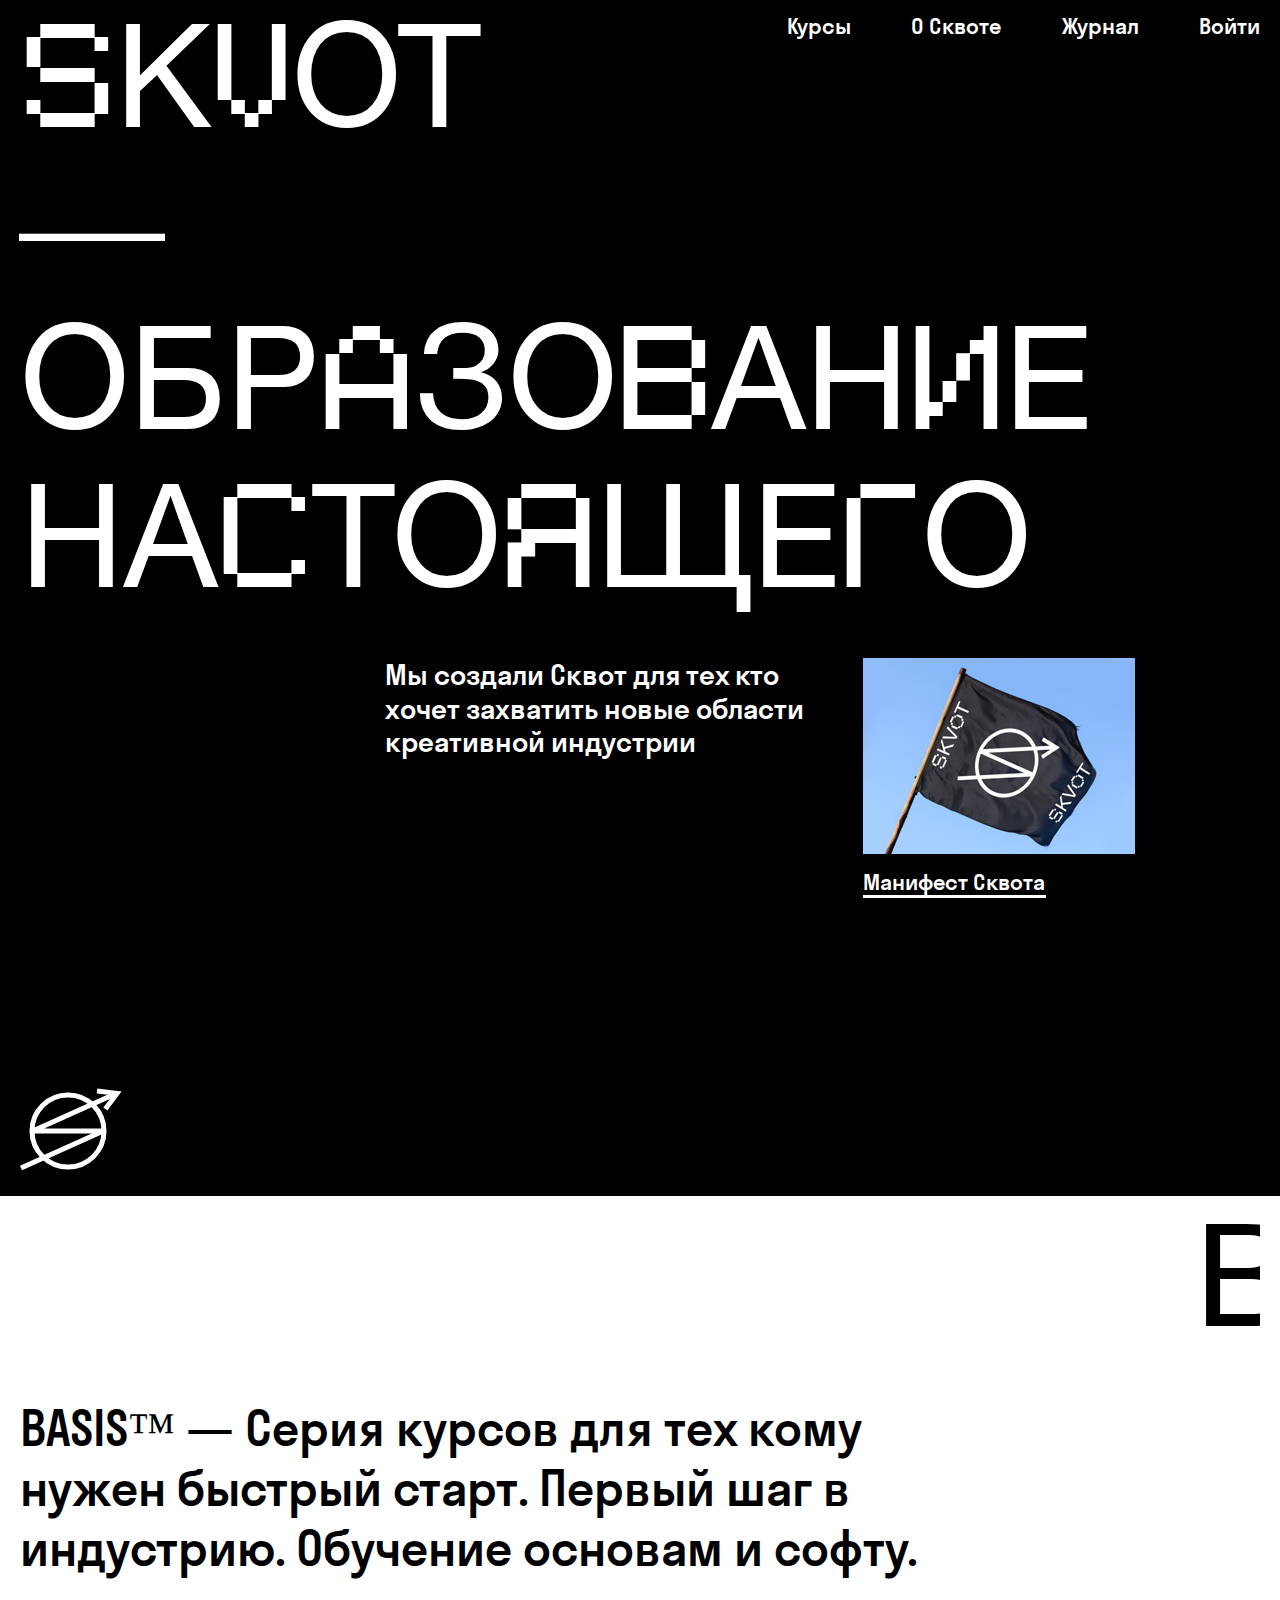
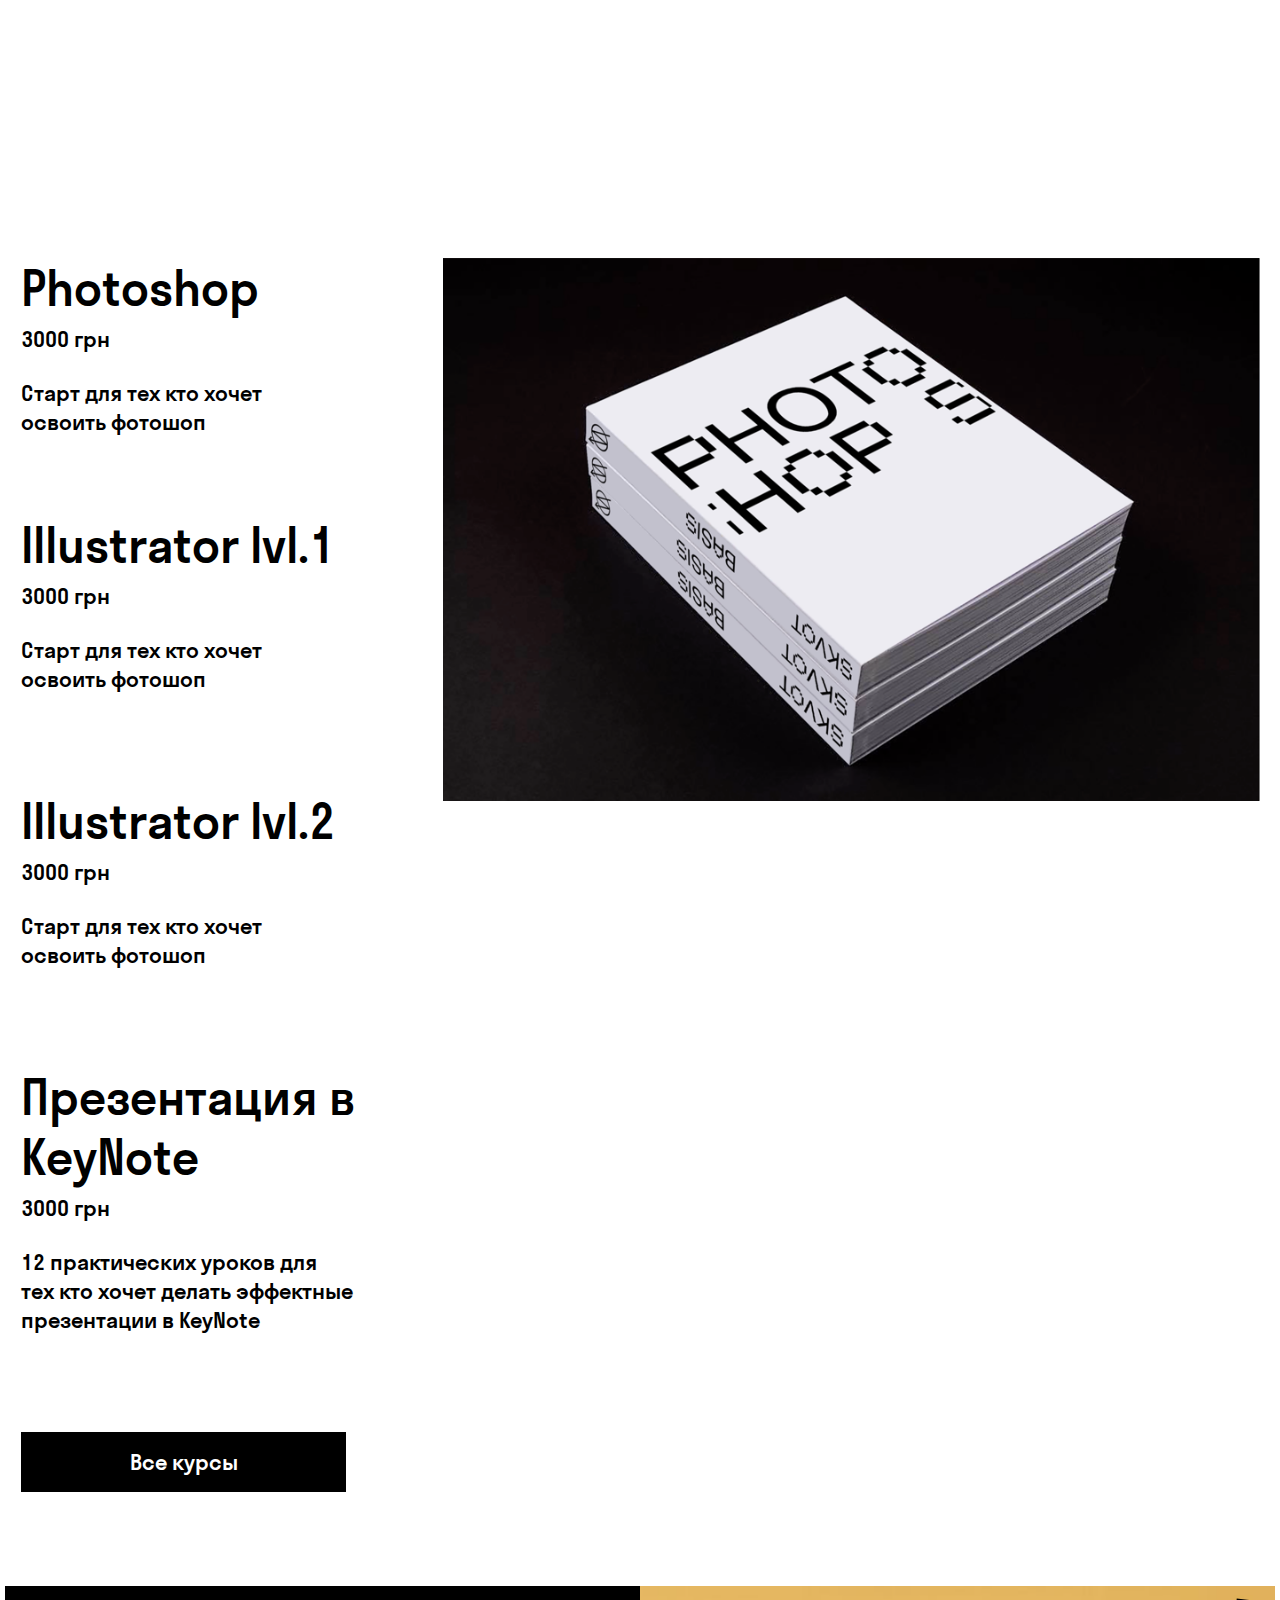
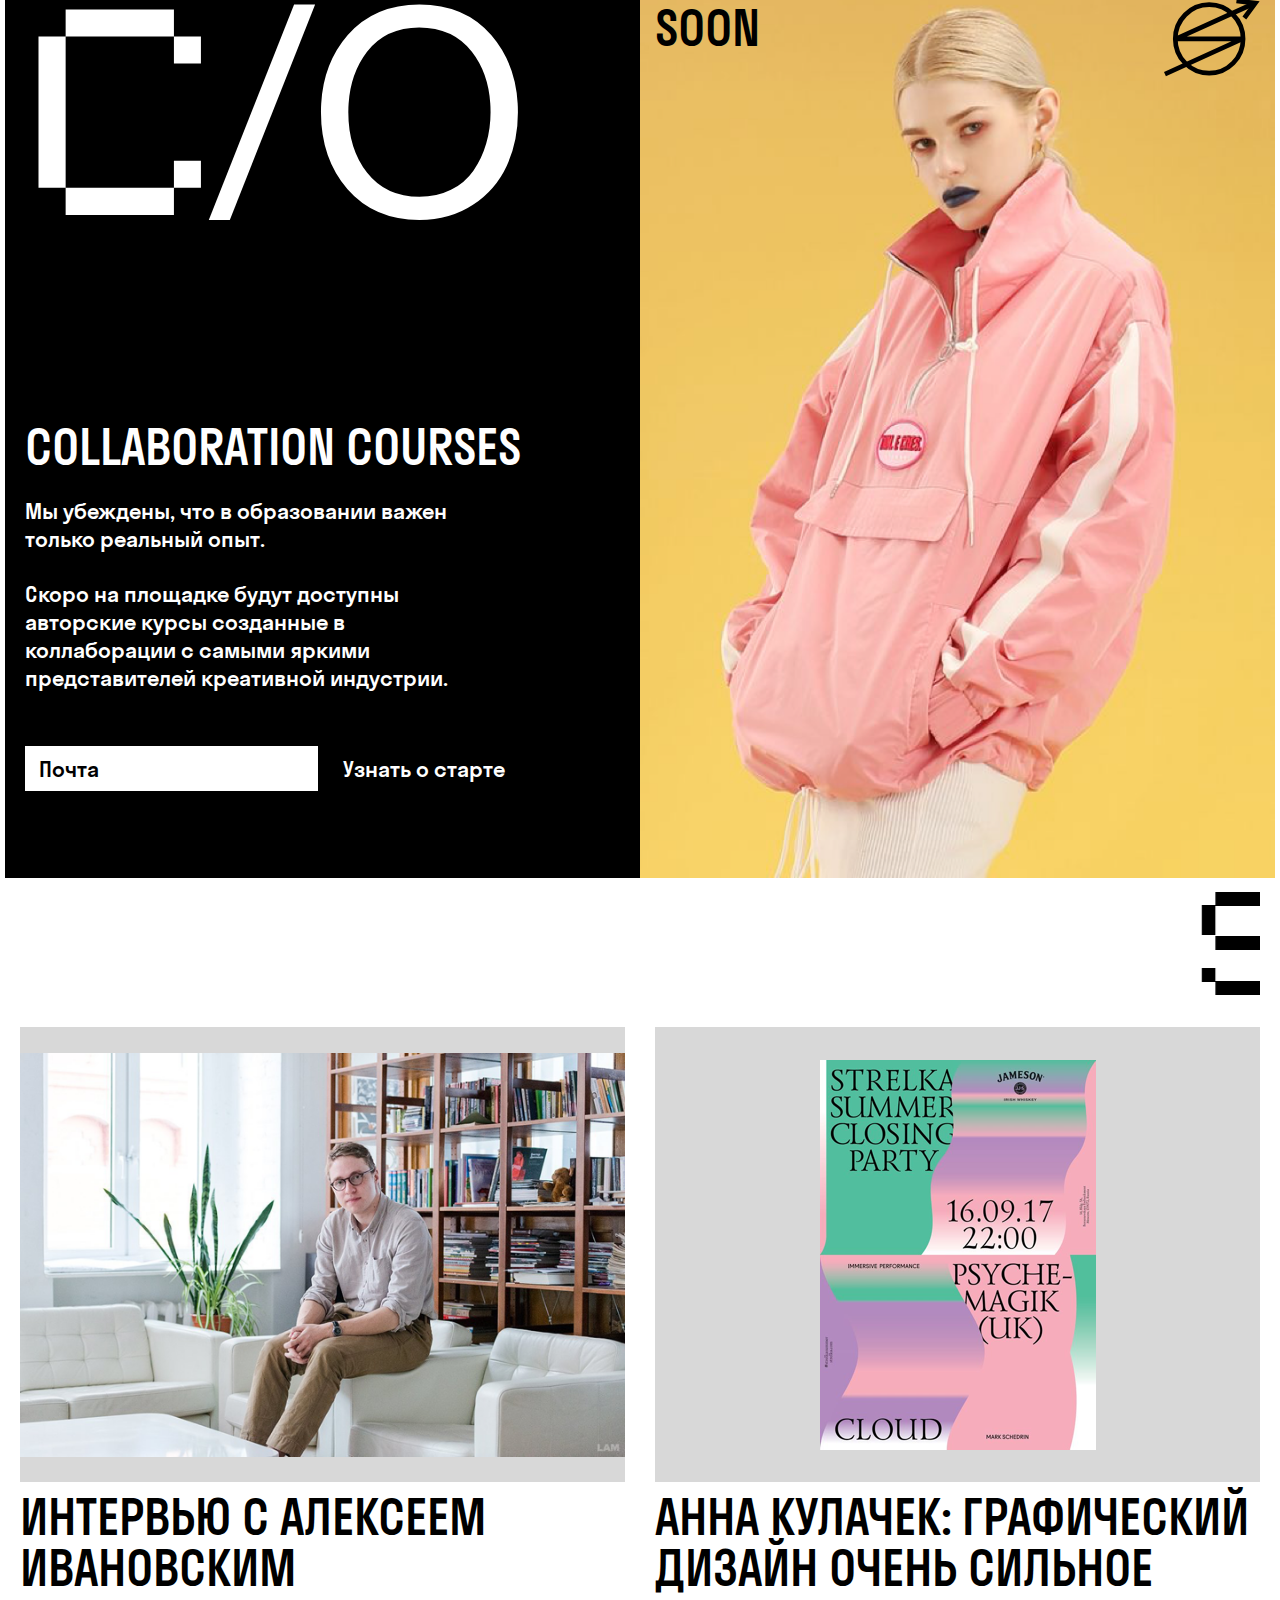
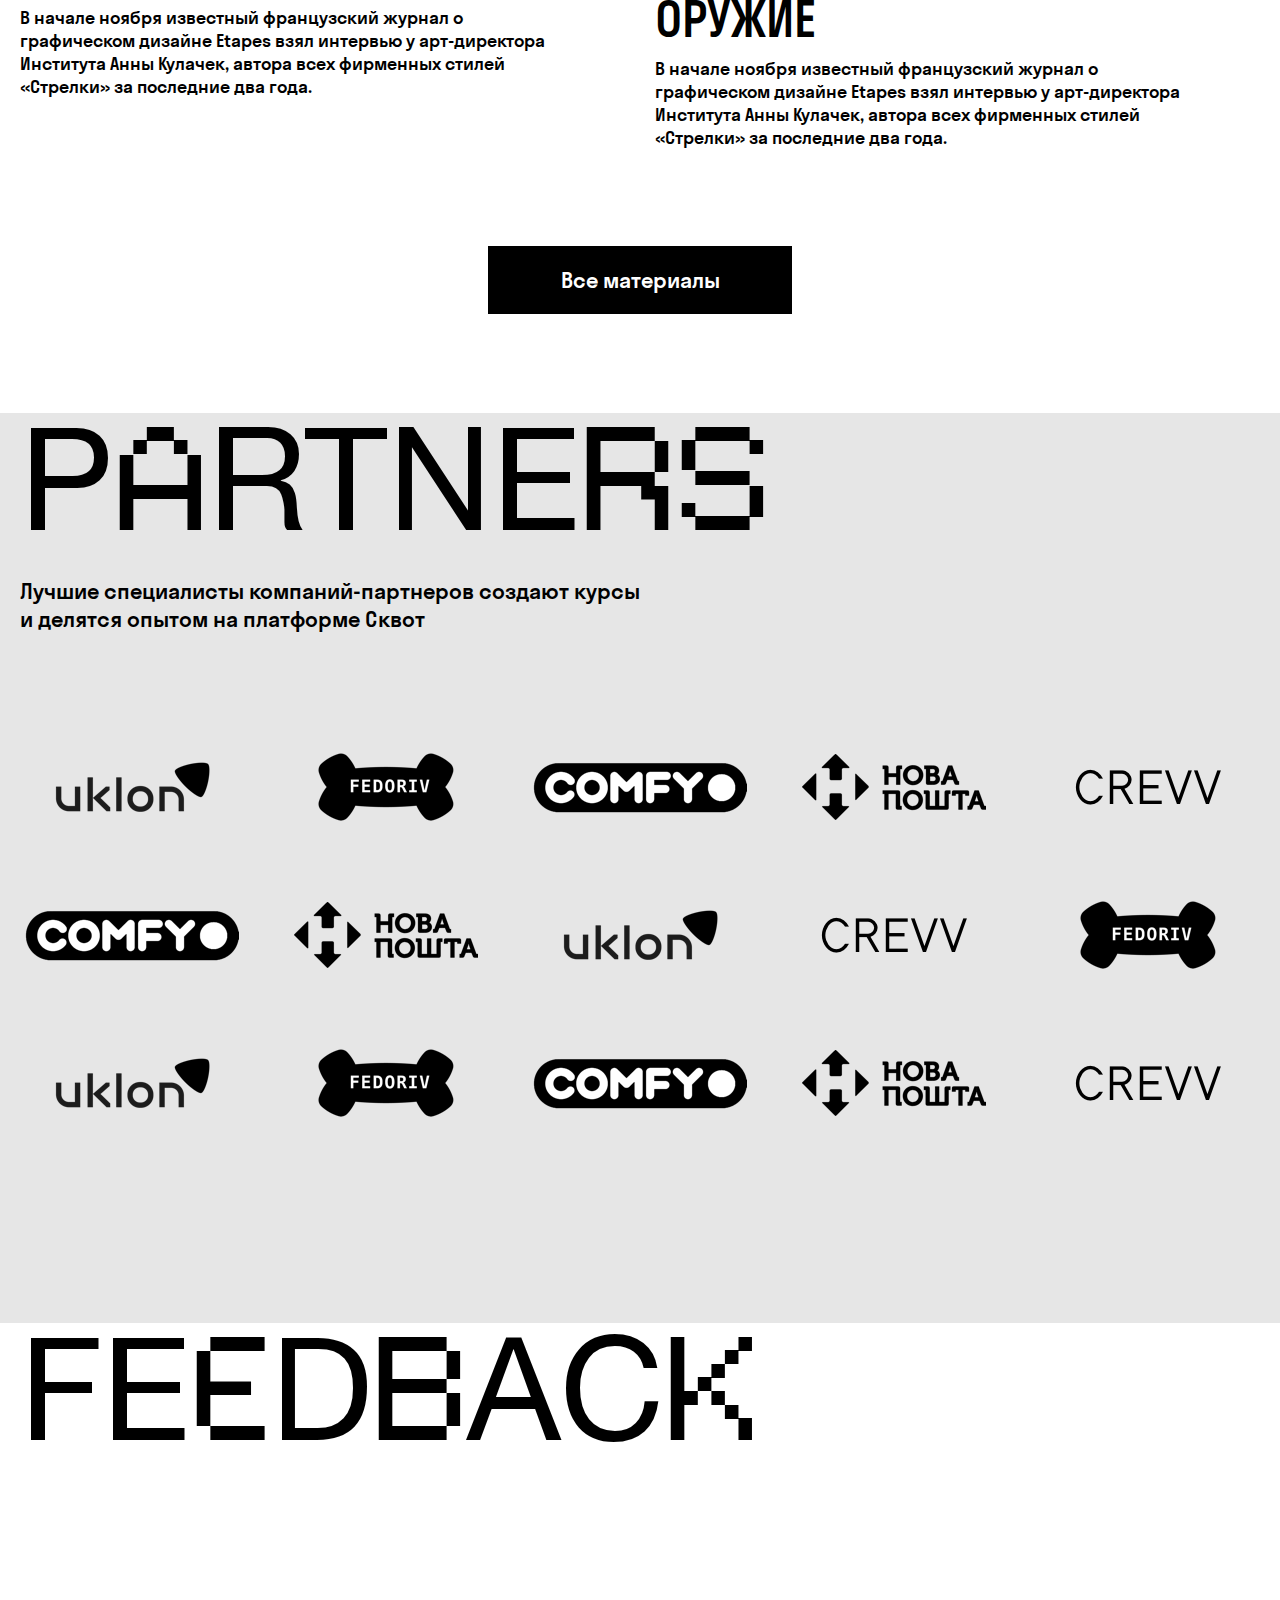
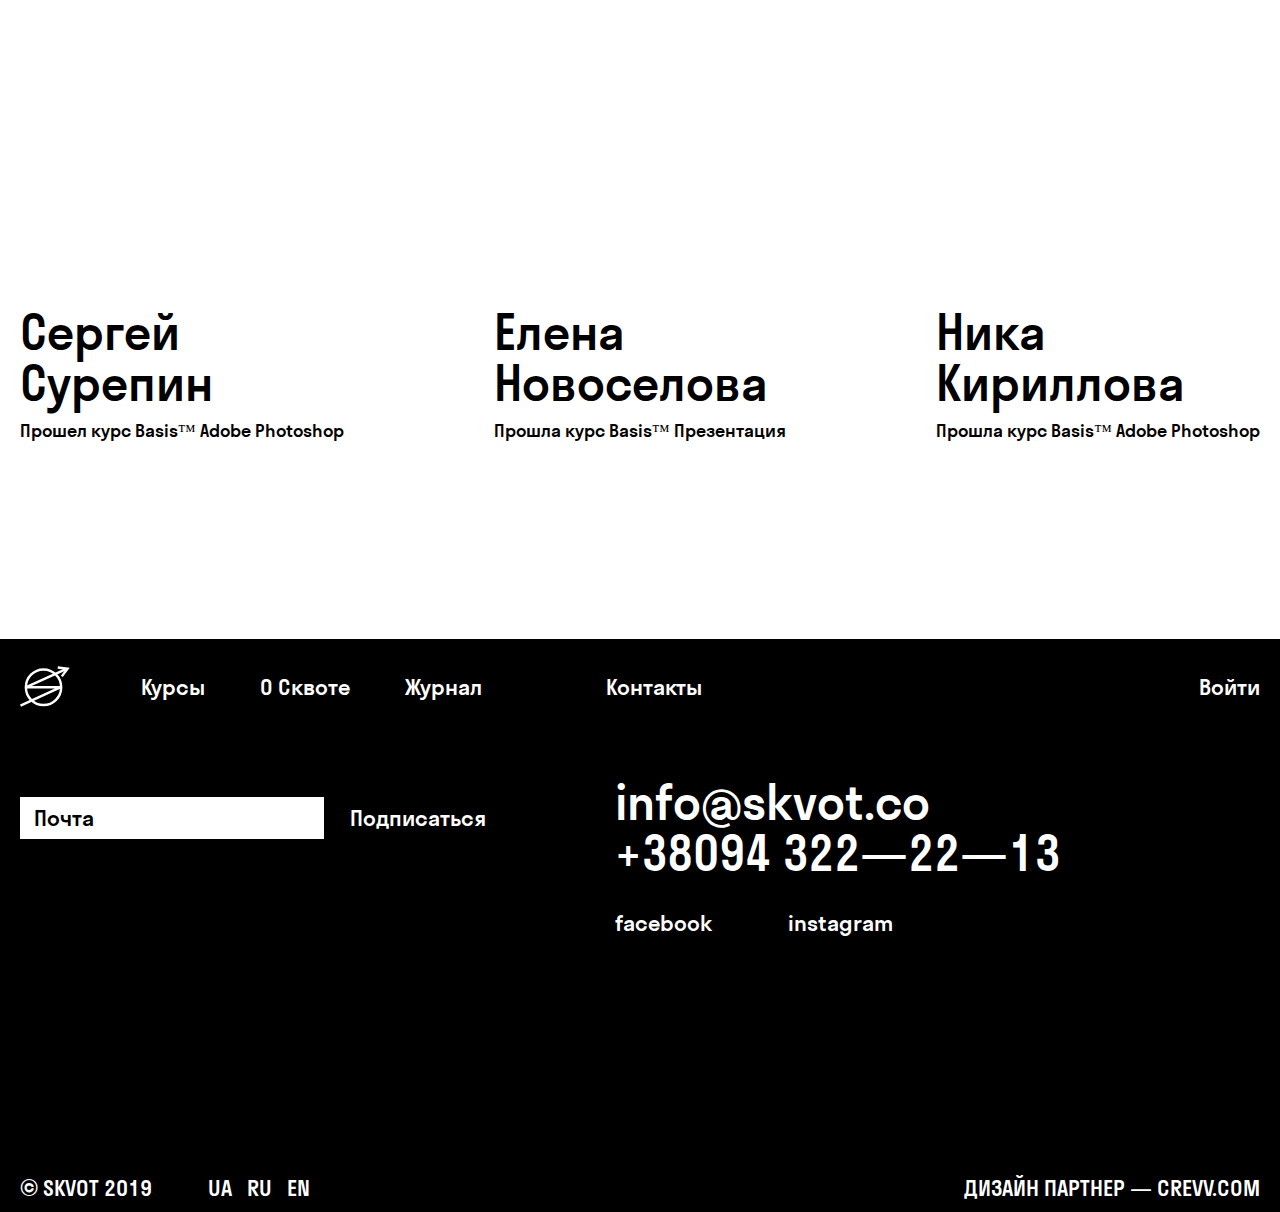
<file: index.html>
<!DOCTYPE html>
<html>

<head lang="ru">
    <meta charset="UTF-8">
    <meta name="viewport" content="width=device-width, maximum-scale=1, initial-scale=1">
    <title>SKVOT</title>
    <!--<link rel="shortcut icon" href="favicon.ico" type="image/x-icon">-->
    <link rel="stylesheet" href="css/all.css">
    <link rel="stylesheet" type="text/css" href="fonts/fonts.css">
    <link rel="stylesheet" type="text/css" href="css/style.css">
</head>

<body>

    <div id="wrapper" class="main-wrapper" role="main">

        <div class="first-d">
            <div class="container">
                <header>
                    <div class="header-content">
                        <nav class="navbar navbar-expand-lg navbar-light bg-light">
                                <!--<div class="display-flex header-logo-phone">
                                    <a class="navbar-brand" href="/">
                                        <img src="image/logo/logo.svg" alt="Logo">
                                    </a>
                                </div>-->
                                <button class="navbar-toggler c-hamburger c-hamburger--htx" type="button" data-toggle="collapse" data-target="#navbarSupportedContent" aria-controls="navbarSupportedContent" aria-expanded="false" aria-label="Toggle navigation">
                                    <p class="icon-btn"></p>
                                    <span class="navbar-toggler-icon"></span>
                                </button>
                                <div class="collapse navbar-collapse" id="navbarSupportedContent">
                                    <ul class="navbar-nav nav-menu">
                                        <li class="nav-item">
                                            <a class="nav-link" href="#">
                                                Курсы
                                                <span class="sr-only">(current)</span>
                                            </a>
                                        </li>
                                        <li class="nav-item">
                                            <a class="nav-link" href="#">
                                                О Cквоте
                                            </a>
                                        </li>
                                        <li class="nav-item">
                                            <a class="nav-link" href="#">
                                                Журнал
                                            </a>
                                        </li>
                                        <li class="nav-item hidden-desktop">
                                            <a class="nav-link" href="#">
                                                Контакты
                                            </a>
                                        </li>
                                        <li class="nav-item">
                                            <a class="nav-link" href="#">
                                                Войти
                                            </a>
                                        </li>
                                        <li class="nav-item hidden-desktop margin-t">
                                            <a class="nav-link" href="#">
                                                Facebook
                                            </a>
                                        </li>
                                        <li class="nav-item hidden-desktop">
                                            <a class="nav-link" href="#">
                                                Instagram
                                            </a>
                                        </li>
                                    </ul>
                                    <ul class="list-unstyled hidden-desktop phone-contact">
                                        <li class="nav-item">
                                            <a href="mailto:info@skvot.co" class="nav-link-hidden">info@skvot.co</a>
                                        </li>
                                        <li class="nav-item">
                                            <a href="tel:+380943222213" class="nav-link-hidden">+38094 322—22—13</a>
                                        </li>
                                    </ul>
                                    <div class="hidden-desktop block-singup">
                                        <form action="" method="post" class="d-flex align-items-center justify-content-between">
                                            <label class="header-input-wrap col-xs-7">
                                                <input type="email" class="header-input" placeholder="Почта">
                                            </label>
                                            <button type="submit" class="course-sing col-xs-4">Подписаться</button>
                                        </form>
                                    </div>
                                    <div class="hidden-desktop header-lang">
                                        <ul class="list-unstyled d-flex justify-content-between align-items-center">
                                            <li>
                                                <a href="" class="lang-link">
                                                    UA
                                                </a>
                                            </li>
                                            <li>
                                                <a href="" class="lang-link">
                                                    RU
                                                </a>
                                            </li>
                                            <li>
                                                <a href="" class="lang-link">
                                                    EN
                                                </a>
                                            </li>
                                        </ul>
                                    </div>
                                    <div class="hidden-desktop header-bot-info">
                                        <div class="d-flex align-items-center justify-content-between">
                                            <div class="col-10">
                                                <div class="header-bot-text">© SKVOT 2019</div>
                                                <div class="header-bot-text">ДИЗАЙН ПАРТНЕР — CREVV.COM</div>
                                            </div>
                                            <a href="" class="logo">
                                                <img src="image/logo/logo.svg" alt="Logo">
                                            </a>
                                        </div>
                                    </div>
                                </div>
                            </nav>
                    </div>
                </header>
                <h1 class="main-title">
                    <span class="font-neue">S</span>К<span class="font-neue">V</span>ОТ <br>— ОБР<span class="font-neue">A</span>ЗО<span class="font-neue">B</span>АН<span class="skvot-regular">И</span>Е
                    НА<span class="font-neue">C</span>ТО<span class="skvot-regular">Я</span>ЩЕ<span class="skvot-regular">Г</span>О
                </h1>
                <div class="first-d-centered-wrap display-flex align-items-start">
                    <div class="first-d-centered">
                        <div class="first-d-text">
                            Мы создали Сквот для тех кто
                            хочет захватить новые области
                            креативной индустрии
                        </div>
                        <div class="first-d-img">
                            <img src="image/content/skvot-photo.png" alt="SKVOT">
                        </div>
                        <a class="first-d-link" data-fancybox data-src="#modal" href="javascript:;">
                            Манифест Сквота
                        </a>
                        <!--<a data-fancybox data-src="#modal" href="javascript:;" class="btn">Open demo</a>-->
                    </div>
                </div>
                <div class="logo">
                    <a class="navbar-brand" href="/">
                        <img src="image/logo/logo.svg" alt="Logo">
                    </a>
                </div>
            </div>
        </div>

        <div class="course-block">
            <div class="container container-no-padd">
                <marquee behavior="scroll" direction="left" class="hidden-mobile">
                    <h2 class="main-title">B<span class="font-neue">A</span>SI<span class="font-neue">S</span>  <span class="font-neue">B</span>ASI<span class="font-neue">S</span> BA<span class="font-neue">S</span>I<span class="font-neue">S</span></h2>
                </marquee>
                <div class="hidden-desktop">
                    <h2 class="main-title">B<span class="font-neue">A</span>SI<span class="font-neue">S</span>  <span class="font-neue">B</span>ASI<span class="font-neue">S</span> BA<span class="font-neue">S</span>I<span class="font-neue">S</span></h2>
                </div>
            </div>
            <div class="container">
                <div class="course-block-desc">
                    BASIS™ — Серия курсов для тех кому нужен быстрый старт. Первый шаг в индустрию. Обучение основам и софту.
                </div>
                <div class="row d-flex course-tab-wrap">
                    <div class="course-tab col-lg-4 col-md-6 col-xs-12 nav flex-column nav-pills" id="v-pills-tab" role="tablist" aria-orientation="vertical">
                        <a class="nav-link active" id="v-pills-home-tab" data-toggle="pill" href="#v-pills-home" role="tab" aria-controls="v-pills-home" aria-selected="true">
                            <div class="course-item">
                                <div class="course-item-img">
                                    <img src="image/content/photoshop.png" alt="Photoshop">
                                </div>
                                <div class="course-title">
                                    Photoshop
                                </div>
                                <div class="course-price">3000 грн</div>
                                <div class="course-desc short-desc">
                                    Старт для тех кто хочет
                                    освоить фотошоп
                                </div>
                            </div>
                        </a>
                        <a class="nav-link" id="v-pills-ill-1-tab" data-toggle="pill" href="#v-pills-ill-1" role="tab" aria-controls="v-pills-ill-1" aria-selected="false">
                            <div class="course-item">
                                <div class="course-item-img">
                                    <img src="image/content/photoshop.png" alt="Photoshop">
                                </div>
                                <div class="course-title">
                                    Illustrator lvl.1
                                </div>
                                <div class="course-price">3000 грн</div>
                                <div class="course-desc short-desc">
                                    Старт для тех кто хочет
                                    освоить фотошоп
                                </div>
                            </div>
                        </a>
                        <a class="nav-link" id="v-pills-ill-2-tab" data-toggle="pill" href="#v-pills-ill-2" role="tab" aria-controls="v-pills-ill-2" aria-selected="false">
                            <div class="course-item">
                                <div class="course-item-img">
                                    <img src="image/content/photoshop.png" alt="Photoshop">
                                </div>
                                <div class="course-title">
                                    Illustrator lvl.2
                                </div>
                                <div class="course-price">3000 грн</div>
                                <div class="course-desc short-desc">
                                    Старт для тех кто хочет
                                    освоить фотошоп
                                </div>
                            </div>
                        </a>
                        <a class="nav-link" id="v-pills-keynote-tab" data-toggle="pill" href="#v-pills-keynote" role="tab" aria-controls="v-pills-keynote" aria-selected="false">
                            <div class="course-item">
                                <div class="course-item-img">
                                    <img src="image/content/photoshop.png" alt="Photoshop">
                                </div>
                                <div class="course-title">
                                    Презентация
                                    в KeyNote
                                </div>
                                <div class="course-price">3000 грн</div>
                                <div class="course-desc">
                                    12 практических уроков для
                                    тех&nbsp;кто&nbsp;хочет делать эффектные
                                    презентации в KeyNote
                                </div>
                            </div>
                        </a>
                        <a href="" class="course-all">Все курсы</a>
                    </div>
                    <div class="tab-content col-lg-8 col-md-6 hidden-mobile" id="v-pills-tabContent">
                        <div class="tab-pane fade show active" id="v-pills-home" role="tabpanel" aria-labelledby="v-pills-home-tab">
                            <img src="image/content/photoshop.png" alt="Photoshop" class="img-responsive">
                        </div>
                        <div class="tab-pane fade" id="v-pills-ill-1" role="tabpanel" aria-labelledby="v-pills-ill-1-tab">
                            <img src="image/content/photoshop.png" alt="Photoshop" class="img-responsive">
                        </div>
                        <div class="tab-pane fade" id="v-pills-ill-2" role="tabpanel" aria-labelledby="v-pills-ill-2-tab">
                            <img src="image/content/photoshop.png" alt="Photoshop" class="img-responsive">
                        </div>
                        <div class="tab-pane fade" id="v-pills-keynote" role="tabpanel" aria-labelledby="v-pills-keynote-tab">
                            <img src="image/content/photoshop.png" alt="Photoshop" class="img-responsive">
                        </div>
                    </div>
                </div>
            </div>
        </div>

        <div class="coll-course">
            <div class="container">
                <div class="row">
                    <div class="d-flex align-items-stretch coll-course-wrap">
                        <div class="col-lg-6 col-xs-12 coll-course-item">
                            <h2 class="main-title">
                                <span class="font-neue">C</span>/O
                            </h2>
                            <div class="coll-course-content">
                                <h3 class="course-subtitle">COLLABORATION COURSES</h3>
                                <div class="course-text">
                                    Мы убеждены, что в образовании важен
                                    только реальный опыт.
                                </div>
                                <div class="course-text">
                                    Скоро на площадке будут доступны
                                    авторские курсы созданные в коллаборации
                                    с самыми яркими представителей
                                    креативной индустрии.
                                </div>
                                <div class="course-start-wrap">
                                    <form action="" method="post" class="course-form d-flex align-items-center justify-content-between">
                                        <label for="course-start" class="course-input-lb">
                                            <input type="email" class="course-input" id="course-start" placeholder="Почта">
                                        </label>
                                        <button type="submit" class="course-start-btn">Узнать о&nbsp;старте</button>
                                    </form>
                                </div>
                            </div>
                        </div>
                        <div class="course-bitmap col-lg-6 col-xs-12">
                            <img src="image/content/soon.png" class="course-bitmap-img">
                            <div class="course-bitmap-header d-flex align-items-start justify-content-between">
                                <h3 class="bitmap-title">soon</h3>
                                <div class="logo hidden-mobile">
                                    <a class="navbar-brand" href="/">
                                        <img src="image/logo/logo-soon.svg" alt="Logo">
                                    </a>
                                </div>
                            </div>
                        </div>
                    </div>
                </div>
            </div>
        </div>

        <div class="materials">
            <div class="container">
                <div class="materials-content">
                    <div class="animation-title-wrap">
                        <marquee behavior="scroll" direction="left" class="hidden-mobile">
                            <span class="materials-title block-title">
                                <span class="font-neue">S</span>k<span class="font-neue">v</span>ot &nbsp;&nbsp;&nbsp;&nbsp;&nbsp;&nbsp;&nbsp;&nbsp;&nbsp;&nbsp;&nbsp;&nbsp;&nbsp;
                                <span class="font-neue">Mag</span>
                            </span>
                            <!--<div class="materials-title display-flex">
                                <h2 class="block-title">
                                    <span class="font-neue">S</span>k<span class="font-neue">v</span>ot
                                </h2>
                                <h2 class="block-title">
                                    <span class="font-neue">Mag</span>
                                </h2>
                            </div>-->
                        </marquee>
                        <div class="hidden-desktop">
                            <div class="display-flex">
                                <h2 class="block-title">
                                    <span class="font-neue">S</span>k<span class="font-neue">v</span>ot
                                </h2>
                                <h2 class="block-title">
                                    <span class="font-neue">M</span>a<span class="font-neue">g</span>
                                </h2>
                            </div>
                        </div>
                    </div>
                    <div class="row">
                        <div class="col-md-6 col-sm-12">
                            <a href="" class="card">
                                <div class="card-photo">
                                    <img src="image/content/material-photo-1.png" alt="card-photo">
                                </div>
                                <div class="card-body">
                                    <div class="card-title">ИНТЕРВЬЮ С АЛЕКСЕЕМ <br> ИВАНОВСКИМ</div>
                                    <p>В начале ноября известный французский журнал о
                                        графическом дизайне Etapes взял интервью у арт-директора
                                        Института Анны Кулачек, автора всех фирменных стилей
                                        «Стрелки» за последние два года.</p>
                                </div>
                            </a>
                        </div>
                        <div class="col-md-6 col-sm-12">
                            <a href="" class="card">
                                <div class="card-photo">
                                    <img class="photo-graphic" src="image/content/materials-photo-2.png" alt="card-photo">
                                </div>
                                <div class="card-body">
                                    <div class="card-title">АННА КУЛАЧЕК: ГРАФИЧЕСКИЙ
                                        ДИЗАЙН ОЧЕНЬ СИЛЬНОЕ ОРУЖИЕ</div>
                                    <p>В начале ноября известный французский журнал о
                                        графическом дизайне Etapes взял интервью у арт-директора
                                        Института Анны Кулачек, автора всех фирменных стилей
                                        «Стрелки» за последние два года.</p>
                                </div>
                            </a>
                        </div>
                    </div>
                    <button type="button" class="materials-more">Все материалы</button>
                </div>
            </div>
        </div>

        <div class="partners">
            <div class="container">
                <div class="partners-content">
                    <h2 class="block-title">P<span class="font-neue">a</span>rtne<span class="font-neue">rs</span></h2>
                    <p class="subtitle">Лучшие специалисты компаний-партнеров создают курсы <br>
                        и делятся опытом на платформе Сквот</p>
                    <div class="row">
                        <div class="col col-lg-3 col-md-4 col-sm-6">
                            <img src="image/content/uklon-logo.png" alt="uklon">
                        </div>
                        <div class="col col-lg-3 col-md-4 col-sm-6">
                            <img src="image/content/fedoriv-logo.png" alt="fedoriv">
                        </div>
                        <div class="col col-lg-3 col-md-4 col-sm-6">
                            <img src="image/content/comfy-logo.png" alt="comfy">
                        </div>
                        <div class="col col-lg-3 col-md-4 col-sm-6">
                            <img src="image/content/nova-poshta-logo.png" alt="nova-poshta">
                        </div>
                        <div class="col col-lg-3 col-md-4 col-sm-6">
                            <img src="image/content/crevv-logo.png" alt="crevv">
                        </div>
                        <div class="col col-lg-3 col-md-4 col-sm-6">
                            <img src="image/content/comfy-logo.png" alt="comfy">
                        </div>
                        <div class="col col-lg-3 col-md-4 col-sm-6">
                            <img src="image/content/nova-poshta-logo.png" alt="nova-poshta">
                        </div>
                        <div class="col col-lg-3 col-md-4 col-sm-6">
                            <img src="image/content/uklon-logo.png" alt="uklon">
                        </div>
                        <div class="col col-lg-3 col-md-4 col-sm-6">
                            <img src="image/content/crevv-logo.png" alt="crevv">
                        </div>
                        <div class="col col-lg-3 col-md-4 col-sm-6">
                            <img src="image/content/fedoriv-logo.png" alt="fedoriv">
                        </div>
                        <div class="col col-lg-3 col-md-4 col-sm-6">
                            <img src="image/content/uklon-logo.png" alt="uklon">
                        </div>
                        <div class="col col-lg-3 col-md-4 col-sm-6">
                            <img src="image/content/fedoriv-logo.png" alt="fedoriv">
                        </div>
                        <div class="col col-lg-3 col-md-4 col-sm-6">
                            <img src="image/content/comfy-logo.png" alt="comfy">
                        </div>
                        <div class="col col-lg-3 col-md-4 col-sm-6">
                            <img src="image/content/nova-poshta-logo.png" alt="nova-poshta">
                        </div>
                        <div class="col col-lg-3 col-md-4 col-sm-6">
                            <img src="image/content/crevv-logo.png" alt="crevv">
                        </div>
                    </div>
                </div>
            </div>
        </div>

        <div class="feedback">
            <div class="container">
                <div class="feedback-content">
                    <h2 class="block-title">Fe<span class="font-neue">e</span>d<span class="font-neue">b</span>ac<span class="font-neue">k</span></h2>
                    <div class="feedback-card">
                        <div class="feedback-card-item">
                            <div class="feedback-video">
                                <iframe width="292" height="292" src="https://www.youtube.com/embed/QBK6xymmKHM" frameborder="0" allow="accelerometer; autoplay; encrypted-media; gyroscope; picture-in-picture" allowfullscreen></iframe>
                            </div>
                            <div class="feedback-card-title">Сергей Сурепин</div>
                            <p><span>Прошел курс Basis™</span> Adobe Photoshop </p>
                        </div>
                        <div class="feedback-card-item">
                            <div class="feedback-video">
                                <iframe width="292" height="292" src="https://www.youtube.com/embed/QBK6xymmKHM" frameborder="0" allow="accelerometer; autoplay; encrypted-media; gyroscope; picture-in-picture" allowfullscreen></iframe>
                            </div>
                            <div class="feedback-card-title">Елена Новоселова</div>
                            <p><span>Прошла курс Basis™</span> Презентация </p>
                        </div>
                        <div class="feedback-card-item">
                            <div class="feedback-video">
                                <iframe width="292" height="292" src="https://www.youtube.com/embed/QBK6xymmKHM" frameborder="0" allow="accelerometer; autoplay; encrypted-media; gyroscope; picture-in-picture" allowfullscreen></iframe>
                            </div>
                            <div class="feedback-card-title">Ника Кириллова</div>
                            <p><span>Прошла курс Basis™</span> Adobe Photoshop  </p>
                        </div>
                    </div>
                </div>
            </div>
        </div>

    </div>

    <footer>
        <div class="container">
            <div class="footer-content">
                <div class="navbar-nav nav-menu">
                    <div class="nav-block nav-block-menu">
                        <div class="nav-block-menu-item">
                            <div class="nav-item nav-item-logo">
                                <a class="navbar-brand" href="/">
                                    <img src="image/logo/logo.svg" alt="logo">
                                </a>
                            </div>
                            <div class="nav-item">
                                <a class="nav-link" href="#">
                                    Курсы
                                    <span class="sr-only">(current)</span>
                                </a>
                            </div>
                            <div class="nav-item">
                                <a class="nav-link" href="#">
                                    О Cквоте
                                </a>
                            </div>
                            <div class="nav-item">
                                <a class="nav-link" href="#">
                                    Журнал
                                </a>
                            </div>
                        </div>
                        <div>
                            <div class="nav-item">
                                <a class="nav-link" href="#">
                                    Контакты
                                </a>
                            </div>
                        </div>
                    </div>
                    <div class="nav-block">
                        <div class="nav-item nav-item-login">
                            <a class="nav-link" href="#">
                                Войти
                            </a>
                        </div>
                        <div class="nav-item hidden-desktop">
                            <a class="nav-link" href="#">
                                Facebook
                            </a>
                        </div>
                        <div class="nav-item hidden-desktop">
                            <a class="nav-link" href="#">
                                Instagram
                            </a>
                        </div>
                    </div>
                </div>
                <div class="footer-middle">
                    <div class="display-flex block-singup">
                        <form action="" method="post" class="d-flex align-items-center justify-content-between">
                            <label class="header-input-wrap col-xs-7">
                                <input type="email" class="header-input" placeholder="Почта">
                            </label>
                            <button type="submit" class="course-start-btn col-xs-4">Подписаться</button>
                        </form>
                    </div>
                    <ul class="list-unstyled phone-contact">
                        <li class="nav-item">
                            <a href="mailto:info@skvot.co" class="nav-link-hidden">info@skvot.co</a>
                        </li>
                        <li class="nav-item">
                            <a href="tel:+380943222213" class="nav-link-hidden">+38094 322—22—13</a>
                        </li>
                        <li class="nav-item nav-social">
                            <a href="">facebook</a>
                            <a href="">instagram</a>
                        </li>
                    </ul>
                </div>
    
    
                <div class="footer-bottom display-flex">
                    <div class="footer-skvot">
                        © SKVOT 2019
                        <div class="footer-skvot-lang">
                            <span>UA</span>
                            <span>RU</span>
                            <span>EN</span>
                        </div>
                    </div>
                    <div class="footer-design">
                        Дизайн партнер — CREVV.COM
                        <div class="footer-design-logo mobile-hidden">
                            <img src="image/logo/logo.svg" alt="logo-footer">
                        </div>
                    </div>
                </div>
            </div>
        </div>
    </footer>


    <div style="display: none;" id="modal">
        <div class="modal-container">
            <h2 class="modal-container-title"><span class="helvetica-start">Г</span><span class="font-neue">O</span>TO<span class="font-neue">BO</span></h2>
            <p class="modal-container-text">Ваша заявка на курс BASIS™ Photoshop принята.
                Бонус для тех, кто быстро принимает решение:
            </p>
            <a href="" class="modal-btn-link">Оплатить сейчас со скидкой 10%</a>
        </div>
    </div>



<script type="text/javascript" src="js/all.js"></script>

</body>
</html>
</file>
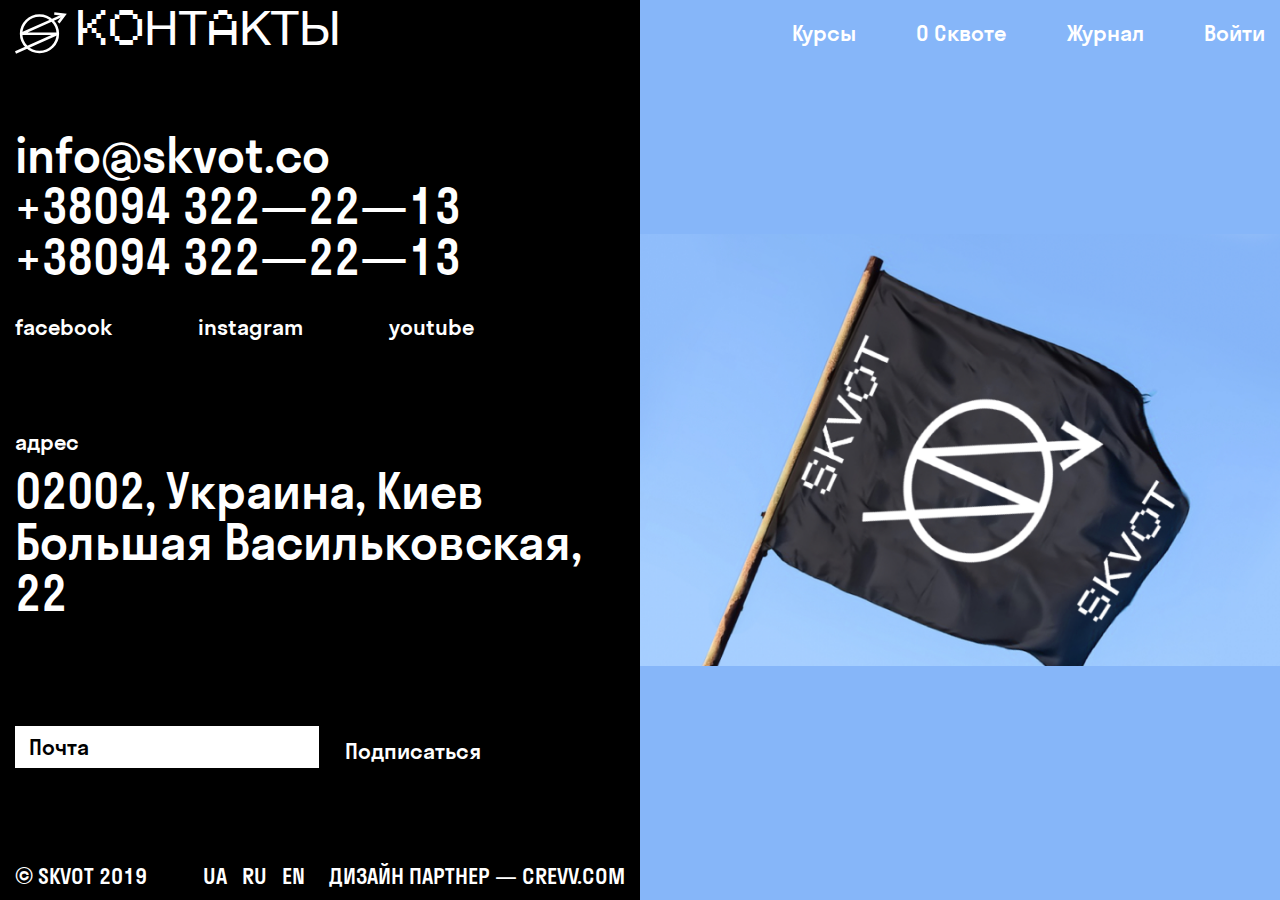
<file: contact.html>
<!DOCTYPE html>
<html>

<head lang="ru">
    <meta charset="UTF-8">
    <meta name="viewport" content="width=device-width, maximum-scale=1, initial-scale=1">
    <title>SKVOT</title>
    <!--<link rel="shortcut icon" href="favicon.ico" type="image/x-icon">-->
    <link rel="stylesheet" href="css/all.css">
    <link rel="stylesheet" type="text/css" href="fonts/fonts.css">
    <link rel="stylesheet" type="text/css" href="css/style.css">
</head>

<body>

<div id="wrapper" class="contact-wrapper" role="main">

    <div class="contact">
         <header>
             <div class="header-content">
                 <nav class="navbar navbar-expand-lg navbar-light bg-light">
                     <a href="" class="logo d-flex align-items-center logo-left">
                         <img src="image/logo/logo.svg" alt="Logo">
                         <span class="logo-text"><span class="font-neue">Ko</span>нт<span class="font-neue">a</span>кты</span>
                     </a>
                     <button class="navbar-toggler c-hamburger c-hamburger--htx" type="button" data-toggle="collapse" data-target="#navbarSupportedContent" aria-controls="navbarSupportedContent" aria-expanded="false" aria-label="Toggle navigation">
                         <p class="icon-btn"></p>
                         <span class="navbar-toggler-icon"></span>
                     </button>
                     <div class="collapse navbar-collapse" id="navbarSupportedContent">
                         <ul class="navbar-nav nav-menu">
                             <li class="nav-item">
                                 <a class="nav-link" href="#">
                                     Курсы
                                     <span class="sr-only">(current)</span>
                                 </a>
                             </li>
                             <li class="nav-item">
                                 <a class="nav-link" href="#">
                                     О Cквоте
                                 </a>
                             </li>
                             <li class="nav-item">
                                 <a class="nav-link" href="#">
                                     Журнал
                                 </a>
                             </li>
                             <li class="nav-item hidden-desktop">
                                 <a class="nav-link" href="#">
                                     Контакты
                                 </a>
                             </li>
                             <li class="nav-item">
                                 <a class="nav-link" href="#">
                                     Войти
                                 </a>
                             </li>
                             <li class="nav-item hidden-desktop margin-t">
                                 <a class="nav-link" href="#">
                                     Facebook
                                 </a>
                             </li>
                             <li class="nav-item hidden-desktop">
                                 <a class="nav-link" href="#">
                                     Instagram
                                 </a>
                             </li>
                         </ul>
                         <ul class="list-unstyled hidden-desktop phone-contact">
                             <li class="nav-item">
                                 <a href="mailto:info@skvot.co" class="nav-link-hidden">info@skvot.co</a>
                             </li>
                             <li class="nav-item">
                                 <a href="tel:+380943222213" class="nav-link-hidden">+38094 322—22—13</a>
                             </li>
                         </ul>
                         <div class="hidden-desktop block-singup">
                             <form action="" method="post" class="d-flex align-items-center justify-content-between">
                                 <label class="header-input-wrap col-xs-7">
                                     <input type="email" class="header-input" placeholder="Почта">
                                 </label>
                                 <button type="submit" class="course-sing col-xs-4">Подписаться</button>
                             </form>
                         </div>
                         <div class="hidden-desktop header-lang">
                             <ul class="list-unstyled d-flex justify-content-between align-items-center">
                                 <li>
                                     <a href="" class="lang-link">
                                         UA
                                     </a>
                                 </li>
                                 <li>
                                     <a href="" class="lang-link">
                                         RU
                                     </a>
                                 </li>
                                 <li>
                                     <a href="" class="lang-link">
                                         EN
                                     </a>
                                 </li>
                             </ul>
                         </div>
                         <div class="hidden-desktop header-bot-info">
                             <div class="d-flex align-items-center justify-content-between">
                                 <div class="col-10">
                                     <div class="header-bot-text">© SKVOT 2019</div>
                                     <div class="header-bot-text">ДИЗАЙН ПАРТНЕР — CREVV.COM</div>
                                 </div>
                                 <a href="" class="logo">
                                     <img src="image/logo/logo.svg" alt="Logo">
                                 </a>
                             </div>
                         </div>
                     </div>
                 </nav>
             </div>
         </header>
        <div class="contact-content display-flex">
            <div class="contact-content-info display-flex">
                <footer>
                    <ul class="list-unstyled phone-contact">
                        <li class="nav-item">
                            <a href="mailto:info@skvot.co" class="nav-link-hidden">info@skvot.co</a>
                        </li>
                        <li class="nav-item">
                            <a href="tel:+380943222213" class="nav-link-hidden">+38094 322—22—13</a>
                        </li>
                        <li class="nav-item">
                            <a href="tel:+380943222213" class="nav-link-hidden">+38094 322—22—13</a>
                        </li>
                        <li class="nav-item nav-social">
                            <a href="">facebook</a>
                            <a href="">instagram</a>
                            <a href="">youtube</a>
                        </li>
                    </ul>
                    <div class="contact-adress">
                        <span>адрес</span>
                        02002, Украина, Киев <br>
                        Большая Васильковская, 22
                    </div>
                    <div class="display-flex block-singup">
                        <form action="" method="post" class="d-flex align-items-center justify-content-between">
                            <label class="header-input-wrap col-xs-7">
                                <input type="email" class="header-input" placeholder="Почта">
                            </label>
                            <button type="submit" class="course-start-btn col-xs-4">Подписаться</button>
                        </form>
                    </div>
                    <div class="footer-bottom display-flex w-100">
                        <div class="footer-skvot">
                            © SKVOT 2019
                            <div class="footer-skvot-lang">
                                <span>UA</span>
                                <span>RU</span>
                                <span>EN</span>
                            </div>
                        </div>
                        <div class="footer-design">
                            Дизайн партнер — CREVV.COM
                        </div>
                    </div>
                </footer>
            </div>
            <div class="contact-content-photo display-flex">
                <img src="image/content/man-photo.jpg" alt="">
            </div>
        </div>
    </div>
</div>

<script type="text/javascript" src="js/all.js"></script>

</body>
</html>
</file>
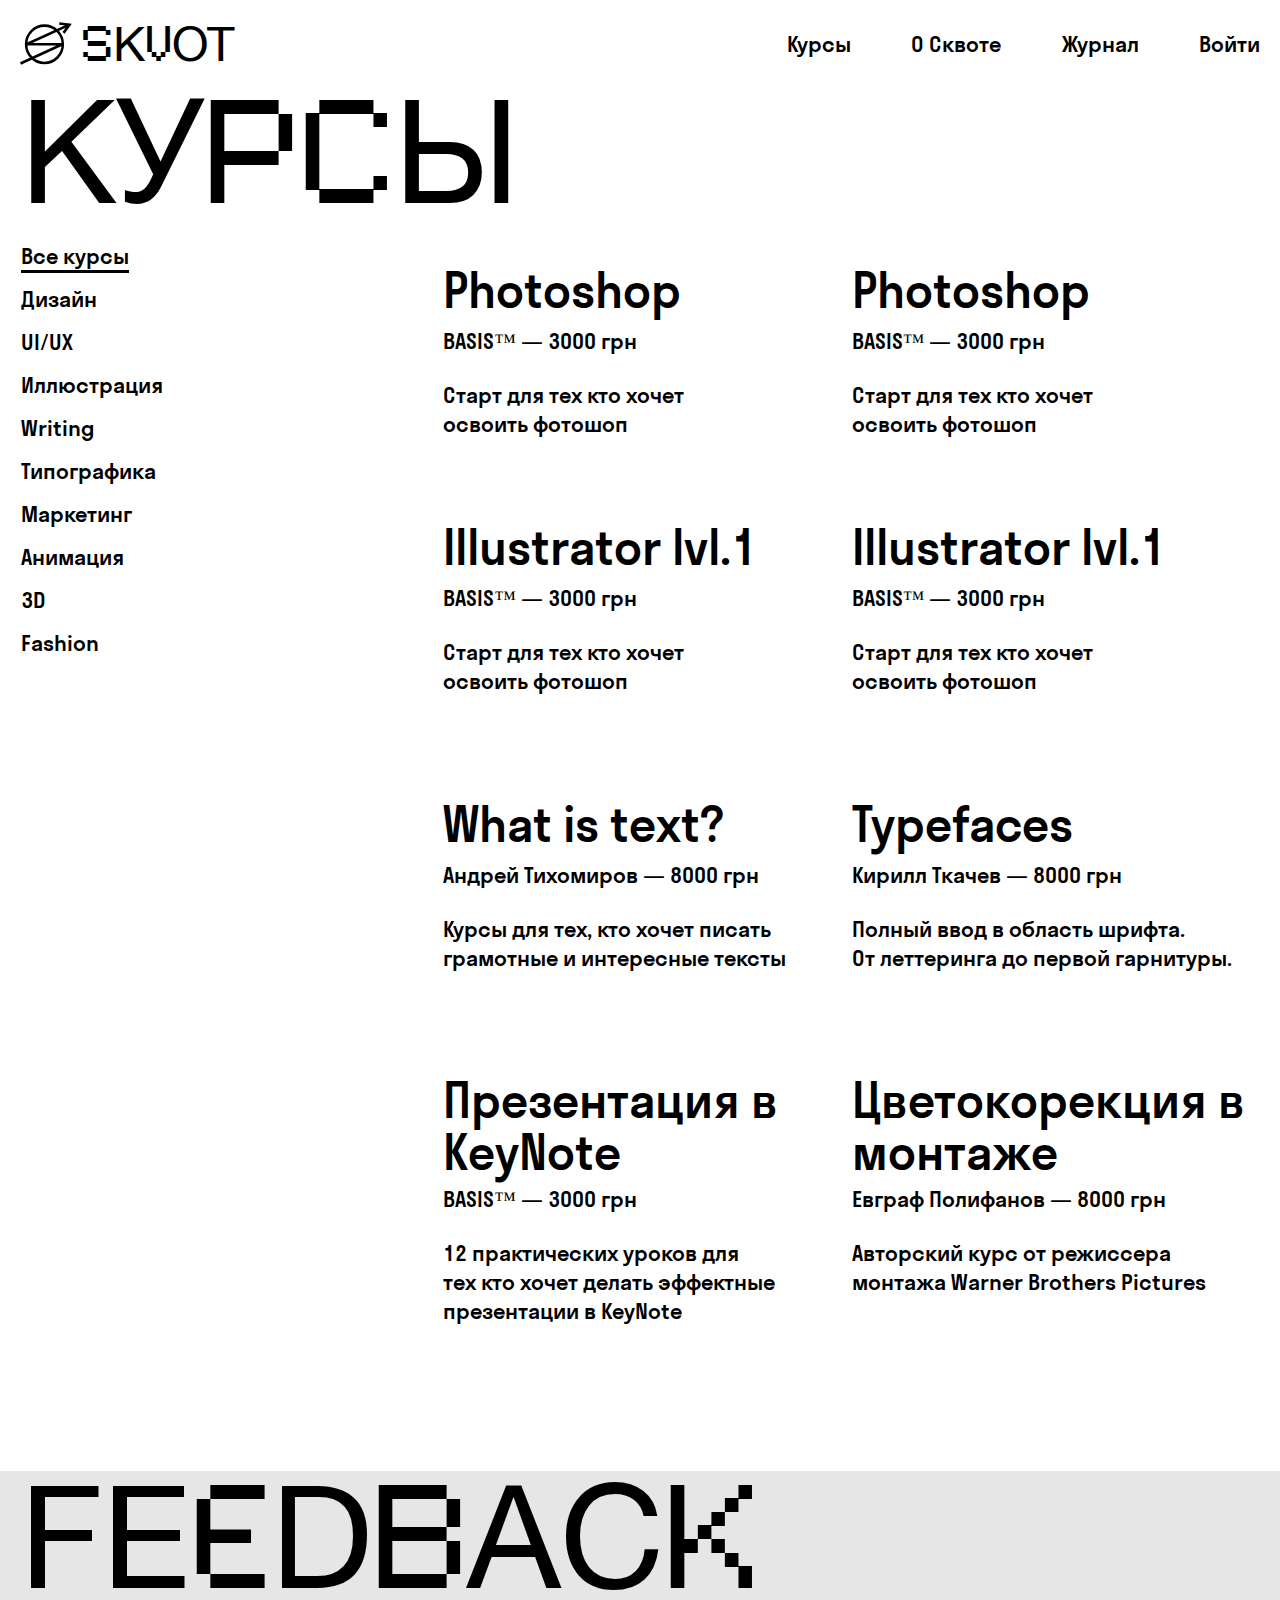
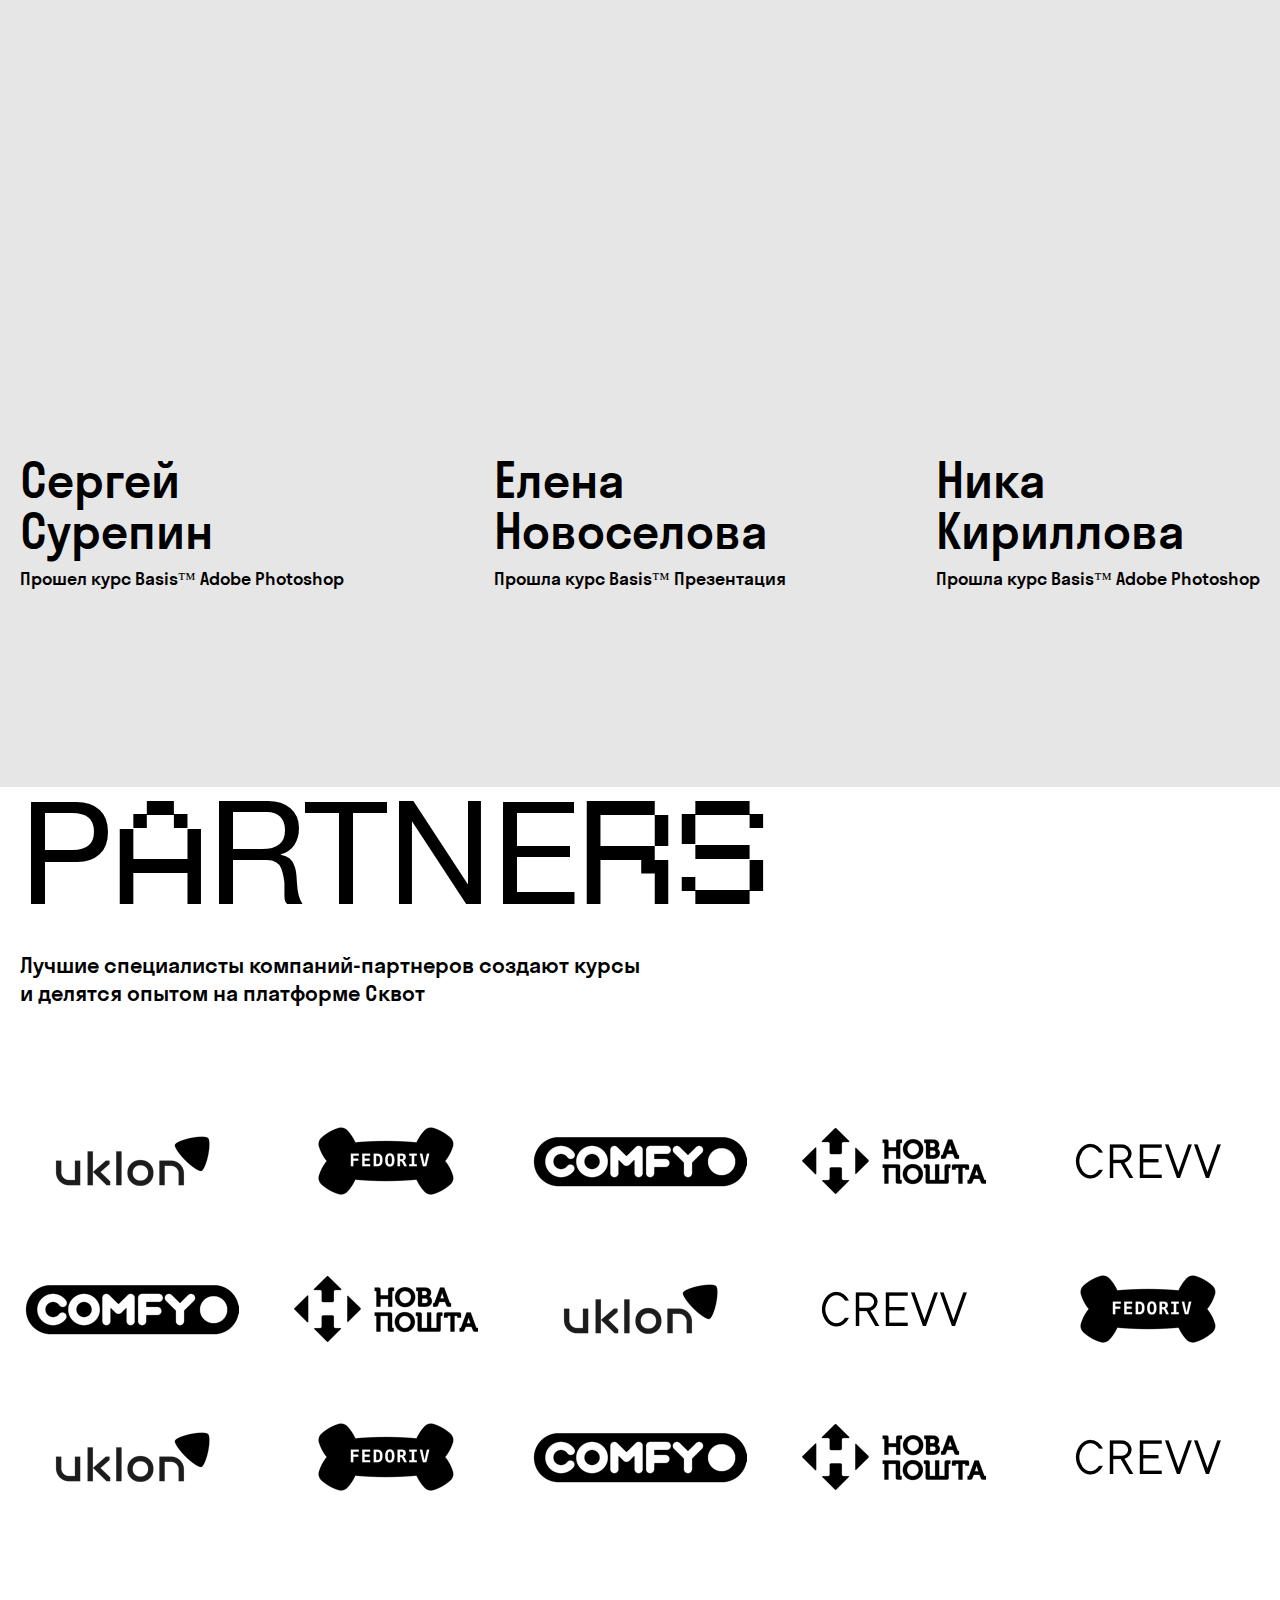
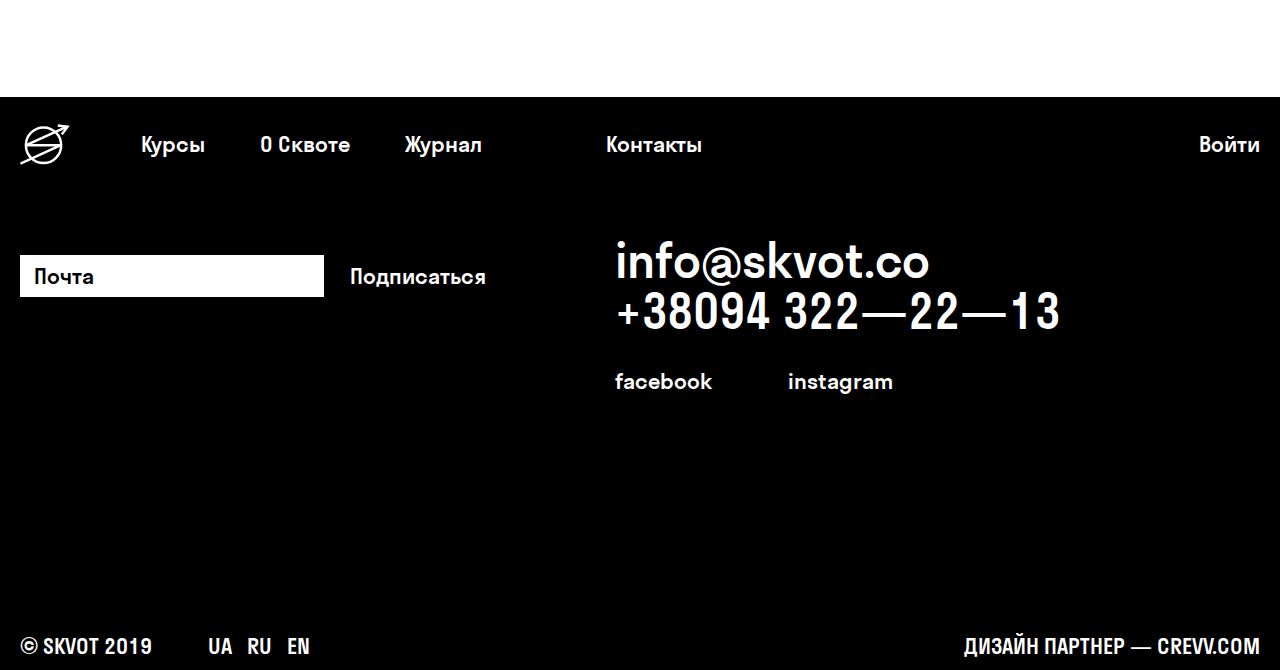
<file: courses.html>
<!DOCTYPE html>
<html>

<head lang="ru">
    <meta charset="UTF-8">
    <meta name="viewport" content="width=device-width, maximum-scale=1, initial-scale=1">
    <title>SKVOT</title>
    <!--<link rel="shortcut icon" href="favicon.ico" type="image/x-icon">-->
    <link rel="stylesheet" href="css/all.css">
    <link rel="stylesheet" type="text/css" href="fonts/fonts.css">
    <link rel="stylesheet" type="text/css" href="css/style.css">
</head>

<body class="courses-wrap">

<div id="wrapper" class="wrapper-courses" role="main">

    <div class="courses">
        <div class="container">
            <header>
                <div class="header-content inner-header">
                    <nav class="navbar navbar-expand-lg navbar-light bg-light">
                        <a href="" class="logo d-flex align-items-center">
                            <img src="image/logo/logo-soon.svg" alt="Logo">
                            <span class="hidden-mobile logo-text"><span class="font-neue">s</span>к<span class="font-neue">v</span>от</span>
                        </a>
                        <button class="navbar-toggler c-hamburger c-hamburger--htx" type="button" data-toggle="collapse" data-target="#navbarSupportedContent" aria-controls="navbarSupportedContent" aria-expanded="false" aria-label="Toggle navigation">
                            <p class="icon-btn"></p>
                            <span class="navbar-toggler-icon"></span>
                        </button>
                        <div class="collapse navbar-collapse" id="navbarSupportedContent">
                            <ul class="navbar-nav nav-menu">
                                <li class="nav-item">
                                    <a class="nav-link" href="#">
                                        Курсы
                                        <span class="sr-only">(current)</span>
                                    </a>
                                </li>
                                <li class="nav-item">
                                    <a class="nav-link" href="#">
                                        О Cквоте
                                    </a>
                                </li>
                                <li class="nav-item">
                                    <a class="nav-link" href="#">
                                        Журнал
                                    </a>
                                </li>
                                <li class="nav-item hidden-desktop">
                                    <a class="nav-link" href="#">
                                        Контакты
                                    </a>
                                </li>
                                <li class="nav-item">
                                    <a class="nav-link" href="#">
                                        Войти
                                    </a>
                                </li>
                                <li class="nav-item hidden-desktop margin-t">
                                    <a class="nav-link" href="#">
                                        Facebook
                                    </a>
                                </li>
                                <li class="nav-item hidden-desktop">
                                    <a class="nav-link" href="#">
                                        Instagram
                                    </a>
                                </li>
                            </ul>
                            <ul class="list-unstyled hidden-desktop phone-contact">
                                <li class="nav-item">
                                    <a href="mailto:info@skvot.co" class="nav-link-hidden">info@skvot.co</a>
                                </li>
                                <li class="nav-item">
                                    <a href="tel:+380943222213" class="nav-link-hidden">+38094 322—22—13</a>
                                </li>
                            </ul>
                            <div class="hidden-desktop block-singup">
                                <form action="" method="post" class="d-flex align-items-center justify-content-between">
                                    <label class="header-input-wrap col-xs-7">
                                        <input type="email" class="header-input" placeholder="Почта">
                                    </label>
                                    <button type="submit" class="course-sing col-xs-4">Подписаться</button>
                                </form>
                            </div>
                            <div class="hidden-desktop header-lang">
                                <ul class="list-unstyled d-flex justify-content-between align-items-center">
                                    <li>
                                        <a href="" class="lang-link">
                                            UA
                                        </a>
                                    </li>
                                    <li>
                                        <a href="" class="lang-link">
                                            RU
                                        </a>
                                    </li>
                                    <li>
                                        <a href="" class="lang-link">
                                            EN
                                        </a>
                                    </li>
                                </ul>
                            </div>
                            <div class="hidden-desktop header-bot-info">
                                <div class="d-flex align-items-center justify-content-between">
                                    <div class="col-10">
                                        <div class="header-bot-text">© SKVOT 2019</div>
                                        <div class="header-bot-text">ДИЗАЙН ПАРТНЕР — CREVV.COM</div>
                                    </div>
                                    <a href="" class="logo">
                                        <img src="image/logo/logo.svg" alt="Logo">
                                    </a>
                                </div>
                            </div>
                        </div>
                    </nav>
                </div>
            </header>
            <div class="courses-content">
                <div class="course-item-img" id="tip-1">
                    <img src="image/content/photoshop.png" alt="Photoshop">
                </div>
                <div class="course-item-img" id="tip-2">
                    <img src="image/content/photoshop.png" alt="Photoshop">
                </div>
                <div class="course-item-img" id="tip-3">
                    <img src="image/content/photoshop.png" alt="Photoshop">
                </div>
                <div class="course-item-img" id="tip-4">
                    <img src="image/content/photoshop.png" alt="Photoshop">
                </div>
                <div class="course-item-img" id="tip-5">
                    <img src="image/content/photoshop.png" alt="Photoshop">
                </div>
                <div class="course-item-img" id="tip-6">
                    <img src="image/content/photoshop.png" alt="Photoshop">
                </div>
                <div class="course-item-img" id="tip-7">
                    <img src="image/content/photoshop.png" alt="Photoshop">
                </div>
                <div class="course-item-img" id="tip-8">
                    <img src="image/content/photoshop.png" alt="Photoshop">
                </div>
                <h2 class="block-title">Ку<span class="font-neue">pc</span>ы</h2>
                <div class="row d-flex align-items-start justify-content-between">
                    <div class="nav flex-column nav-pills col-lg-2 col-sm-12 col-xs-12 courses-nav" id="v-pills-tab" role="tablist" aria-orientation="vertical">
                        <a class="nav-link active" id="v-pills-all-tab" data-toggle="pill" href="#v-pills-all" role="tab" aria-controls="v-pills-all" aria-selected="true"><span>Все курсы</span></a>
                        <a class="nav-link" id="v-pills-design-tab" data-toggle="pill" href="#v-pills-design" role="tab" aria-controls="v-pills-design" aria-selected="false"><span>Дизайн</span></a>
                        <a class="nav-link" id="v-pills-ui-tab" data-toggle="pill" href="#v-pills-ui" role="tab" aria-controls="v-pills-ui" aria-selected="false"><span>UI/UX</span></a>
                        <a class="nav-link" id="v-pills-illustration-tab" data-toggle="pill" href="#v-pills-illustration" role="tab" aria-controls="v-pills-illustration" aria-selected="false"><span>Иллюстрация</span></a>
                        <a class="nav-link" id="v-pills-writing-tab" data-toggle="pill" href="#v-pills-writing" role="tab" aria-controls="v-pills-writing" aria-selected="false"><span>Writing</span></a>
                        <a class="nav-link" id="v-pills-typography-tab" data-toggle="pill" href="#v-pills-typography" role="tab" aria-controls="v-pills-typography" aria-selected="false"><span>Типографика</span></a>
                        <a class="nav-link" id="v-pills-marketing-tab" data-toggle="pill" href="#v-pills-marketing" role="tab" aria-controls="v-pills-marketing" aria-selected="false"><span>Маркетинг</span></a>
                        <a class="nav-link" id="v-pills-animation-tab" data-toggle="pill" href="#v-pills-animation" role="tab" aria-controls="v-pills-animation" aria-selected="false"><span>Анимация</span></a>
                        <a class="nav-link" id="v-pills-3d-tab" data-toggle="pill" href="#v-pills-3d" role="tab" aria-controls="v-pills-3d" aria-selected="false"><span>3D</span></a>
                        <a class="nav-link" id="v-pills-fashion-tab" data-toggle="pill" href="#v-pills-fashion" role="tab" aria-controls="v-pills-fashion" aria-selected="false"><span>Fashion</span></a>
                    </div>
                    <div class="tab-content col-lg-8 col-xs-12" id="v-pills-tabContent">
                        <div class="tab-pane fade show active" id="v-pills-all" role="tabpanel" aria-labelledby="v-pills-all-tab">
                            <div class="course-block d-flex flex-wrap justify-content-between">
                                <div class="course-item course-item-left" data-tooltip="1">
                                    <div class="hidden-desktop course-img">
                                        <img src="image/content/photoshop.png" alt="Photoshop" >
                                    </div>
                                    <div class="course-title">
                                        Photoshop
                                    </div>
                                    <div class="course-price">BASIS™ — 3000 грн</div>
                                    <div class="course-desc short-desc">
                                        Старт для тех кто хочет
                                        освоить фотошоп
                                    </div>
                                </div>
                                <div class="course-item course-item-rt"  data-tooltip="2">
                                    <div class="hidden-desktop course-img">
                                        <img src="image/content/photoshop.png" alt="Photoshop" >
                                    </div>
                                       <div class="course-title">
                                           Photoshop
                                       </div>
                                       <div class="course-price">BASIS™ — 3000 грн</div>
                                       <div class="course-desc short-desc">
                                           Старт для тех кто хочет
                                           освоить фотошоп
                                       </div>
                                </div>
                                <div class="course-item course-item-left" data-tooltip="3">
                                    <div class="hidden-desktop course-img">
                                        <img src="image/content/photoshop.png" alt="Photoshop" >
                                    </div>
                                       <div class="course-title">
                                           Illustrator lvl.1
                                       </div>
                                       <div class="course-price">BASIS™ — 3000 грн</div>
                                       <div class="course-desc short-desc">
                                           Старт для тех кто хочет
                                           освоить фотошоп
                                       </div>
                                </div>
                                <div class="course-item course-item-rt" data-tooltip="4">
                                    <div class="hidden-desktop course-img">
                                        <img src="image/content/photoshop.png" alt="Photoshop" >
                                    </div>
                                        <div class="course-title">
                                            Illustrator lvl.1
                                        </div>
                                        <div class="course-price">BASIS™ — 3000 грн</div>
                                        <div class="course-desc short-desc">
                                            Старт для тех кто хочет
                                            освоить фотошоп
                                        </div>
                                </div>
                                <div class="course-item course-item-left" data-tooltip="5">
                                    <div class="hidden-desktop course-img">
                                        <img src="image/content/photoshop.png" alt="Photoshop" >
                                    </div>
                                        <div class="course-title">
                                            What is text?
                                        </div>
                                        <div class="course-price">Андрей Тихомиров — 8000 грн</div>
                                        <div class="course-desc md-desc">
                                            Курсы для тех, кто хочет писать
                                            грамотные и интересные тексты
                                        </div>
                                </div>
                                <div class="course-item course-item-rt" data-tooltip="6">
                                    <div class="hidden-desktop course-img">
                                        <img src="image/content/photoshop.png" alt="Photoshop" >
                                    </div>
                                        <div class="course-title">
                                            Typefaces
                                        </div>
                                        <div class="course-price">Кирилл Ткачев — 8000 грн</div>
                                        <div class="course-desc">
                                            Полный ввод в область шрифта.
                                            От&nbsp;леттеринга до первой гарнитуры.
                                        </div>
                                </div>
                                <div class="course-item course-item-left"  data-tooltip="7">
                                    <div class="hidden-desktop course-img">
                                        <img src="image/content/photoshop.png" alt="Photoshop" >
                                    </div>
                                       <div class="course-title title-two-line">
                                           Презентация
                                           в KeyNote
                                       </div>
                                       <div class="course-price">BASIS™ — 3000 грн</div>
                                       <div class="course-desc md-desc">
                                           12 практических уроков для
                                           тех&nbsp;кто хочет делать эффектные
                                           презентации в KeyNote
                                       </div>
                                </div>
                                <div class="course-item course-item-rt" data-tooltip="8">
                                    <div class="hidden-desktop course-img">
                                        <img src="image/content/photoshop.png" alt="Photoshop" >
                                    </div>
                                        <div class="course-title title-two-line">
                                            Цветокорекция в монтаже
                                        </div>
                                        <div class="course-price">Евграф Полифанов — 8000 грн</div>
                                        <div class="course-desc">
                                            Авторский курс от режиссера монтажа
                                            Warner Brothers Pictures
                                        </div>
                                </div>
                            </div>
                        </div>
                        <div class="tab-pane fade" id="v-pills-design" role="tabpanel" aria-labelledby="v-pills-design-tab">
                            <div class="course-block d-flex flex-wrap justify-content-between">
                                <div class="course-item">
                                    <div data-toggle="popover" data-trigger="hover" data-img="image/content/photoshop.png" data-placement="right">
                                        <div class="course-item-img">
                                            <img src="image/content/photoshop.png" alt="Photoshop">
                                        </div>
                                        <div class="course-title">
                                            Photoshop
                                        </div>
                                        <div class="course-price">BASIS™ — 3000 грн</div>
                                        <div class="course-desc short-desc">
                                            Старт для тех кто хочет
                                            освоить фотошоп
                                        </div>
                                    </div>
                                </div>
                                <div class="course-item">
                                    <div data-toggle="popover" data-trigger="hover" data-img="image/content/photoshop.png" data-placement="left">
                                        <div class="course-item-img">
                                            <img src="image/content/photoshop.png" alt="Photoshop">
                                        </div>
                                        <div class="course-title">
                                            Photoshop
                                        </div>
                                        <div class="course-price">BASIS™ — 3000 грн</div>
                                        <div class="course-desc short-desc">
                                            Старт для тех кто хочет
                                            освоить фотошоп
                                        </div>
                                    </div>
                                </div>
                                <div class="course-item">
                                    <div data-toggle="popover" data-trigger="hover" data-img="image/content/photoshop.png" data-placement="right">
                                        <div class="course-item-img">
                                            <img src="image/content/photoshop.png" alt="Photoshop">
                                        </div>
                                        <div class="course-title">
                                            Illustrator lvl.1
                                        </div>
                                        <div class="course-price">BASIS™ — 3000 грн</div>
                                        <div class="course-desc short-desc">
                                            Старт для тех кто хочет
                                            освоить фотошоп
                                        </div>
                                    </div>
                                </div>
                                <div class="course-item">
                                    <div data-toggle="popover" data-trigger="hover" data-img="image/content/photoshop.png" data-placement="left">
                                        <div class="course-item-img">
                                            <img src="image/content/photoshop.png" alt="Photoshop">
                                        </div>
                                        <div class="course-title">
                                            Illustrator lvl.1
                                        </div>
                                        <div class="course-price">BASIS™ — 3000 грн</div>
                                        <div class="course-desc short-desc">
                                            Старт для тех кто хочет
                                            освоить фотошоп
                                        </div>
                                    </div>
                                </div>
                                <div class="course-item">
                                    <div data-toggle="popover" data-trigger="hover" data-img="image/content/photoshop.png" data-placement="right">
                                        <div class="course-item-img">
                                            <img src="image/content/photoshop.png" alt="Photoshop">
                                        </div>
                                        <div class="course-title">
                                            What is text?
                                        </div>
                                        <div class="course-price">Андрей Тихомиров — 8000 грн</div>
                                        <div class="course-desc md-desc">
                                            Курсы для тех, кто хочет писать
                                            грамотные и интересные тексты
                                        </div>
                                    </div>
                                </div>
                                <div class="course-item">
                                    <div data-toggle="popover" data-trigger="hover" data-img="image/content/photoshop.png" data-placement="left">
                                        <div class="course-item-img">
                                            <img src="image/content/photoshop.png" alt="Photoshop">
                                        </div>
                                        <div class="course-title">
                                            Typefaces
                                        </div>
                                        <div class="course-price">Кирилл Ткачев — 8000 грн</div>
                                        <div class="course-desc">
                                            Полный ввод в область шрифта.
                                            От&nbsp;леттеринга до первой гарнитуры.
                                        </div>
                                    </div>
                                </div>
                                <div class="course-item">
                                    <div data-toggle="popover" data-trigger="hover" data-img="image/content/photoshop.png" data-placement="right">
                                        <div class="course-item-img">
                                            <img src="image/content/photoshop.png" alt="Photoshop">
                                        </div>
                                        <div class="course-title title-two-line">
                                            Презентация
                                            в KeyNote
                                        </div>
                                        <div class="course-price">BASIS™ — 3000 грн</div>
                                        <div class="course-desc md-desc">
                                            12 практических уроков для
                                            тех&nbsp;кто хочет делать эффектные
                                            презентации в KeyNote
                                        </div>
                                    </div>
                                </div>
                                <div class="course-item">
                                    <div data-toggle="popover" data-trigger="hover" data-img="image/content/photoshop.png" data-placement="left">
                                        <div class="course-item-img">
                                            <img src="image/content/photoshop.png" alt="Photoshop">
                                        </div>
                                        <div class="course-title title-two-line">
                                            Цветокорекция в монтаже
                                        </div>
                                        <div class="course-price">Евграф Полифанов — 8000 грн</div>
                                        <div class="course-desc">
                                            Авторский курс от режиссера монтажа
                                            Warner Brothers Pictures
                                        </div>
                                    </div>
                                </div>
                            </div>
                        </div>
                        <div class="tab-pane fade" id="v-pills-ui" role="tabpanel" aria-labelledby="v-pills-ui-tab">
                            <div class="course-block d-flex flex-wrap justify-content-between">
                                <div class="course-item">
                                    <div data-toggle="popover" data-trigger="hover" data-img="image/content/photoshop.png" data-placement="right">
                                        <div class="course-item-img">
                                            <img src="image/content/photoshop.png" alt="Photoshop">
                                        </div>
                                        <div class="course-title">
                                            Photoshop
                                        </div>
                                        <div class="course-price">BASIS™ — 3000 грн</div>
                                        <div class="course-desc short-desc">
                                            Старт для тех кто хочет
                                            освоить фотошоп
                                        </div>
                                    </div>
                                </div>
                                <div class="course-item">
                                    <div data-toggle="popover" data-trigger="hover" data-img="image/content/photoshop.png" data-placement="left">
                                        <div class="course-item-img">
                                            <img src="image/content/photoshop.png" alt="Photoshop">
                                        </div>
                                        <div class="course-title">
                                            Photoshop
                                        </div>
                                        <div class="course-price">BASIS™ — 3000 грн</div>
                                        <div class="course-desc short-desc">
                                            Старт для тех кто хочет
                                            освоить фотошоп
                                        </div>
                                    </div>
                                </div>
                                <div class="course-item">
                                    <div data-toggle="popover" data-trigger="hover" data-img="image/content/photoshop.png" data-placement="right">
                                        <div class="course-item-img">
                                            <img src="image/content/photoshop.png" alt="Photoshop">
                                        </div>
                                        <div class="course-title">
                                            Illustrator lvl.1
                                        </div>
                                        <div class="course-price">BASIS™ — 3000 грн</div>
                                        <div class="course-desc short-desc">
                                            Старт для тех кто хочет
                                            освоить фотошоп
                                        </div>
                                    </div>
                                </div>
                                <div class="course-item">
                                    <div data-toggle="popover" data-trigger="hover" data-img="image/content/photoshop.png" data-placement="left">
                                        <div class="course-item-img">
                                            <img src="image/content/photoshop.png" alt="Photoshop">
                                        </div>
                                        <div class="course-title">
                                            Illustrator lvl.1
                                        </div>
                                        <div class="course-price">BASIS™ — 3000 грн</div>
                                        <div class="course-desc short-desc">
                                            Старт для тех кто хочет
                                            освоить фотошоп
                                        </div>
                                    </div>
                                </div>
                                <div class="course-item">
                                    <div data-toggle="popover" data-trigger="hover" data-img="image/content/photoshop.png" data-placement="right">
                                        <div class="course-item-img">
                                            <img src="image/content/photoshop.png" alt="Photoshop">
                                        </div>
                                        <div class="course-title">
                                            What is text?
                                        </div>
                                        <div class="course-price">Андрей Тихомиров — 8000 грн</div>
                                        <div class="course-desc md-desc">
                                            Курсы для тех, кто хочет писать
                                            грамотные и интересные тексты
                                        </div>
                                    </div>
                                </div>
                                <div class="course-item">
                                    <div data-toggle="popover" data-trigger="hover" data-img="image/content/photoshop.png" data-placement="left">
                                        <div class="course-item-img">
                                            <img src="image/content/photoshop.png" alt="Photoshop">
                                        </div>
                                        <div class="course-title">
                                            Typefaces
                                        </div>
                                        <div class="course-price">Кирилл Ткачев — 8000 грн</div>
                                        <div class="course-desc">
                                            Полный ввод в область шрифта.
                                            От&nbsp;леттеринга до первой гарнитуры.
                                        </div>
                                    </div>
                                </div>
                                <div class="course-item">
                                    <div data-toggle="popover" data-trigger="hover" data-img="image/content/photoshop.png" data-placement="right">
                                        <div class="course-item-img">
                                            <img src="image/content/photoshop.png" alt="Photoshop">
                                        </div>
                                        <div class="course-title title-two-line">
                                            Презентация
                                            в KeyNote
                                        </div>
                                        <div class="course-price">BASIS™ — 3000 грн</div>
                                        <div class="course-desc md-desc">
                                            12 практических уроков для
                                            тех&nbsp;кто хочет делать эффектные
                                            презентации в KeyNote
                                        </div>
                                    </div>
                                </div>
                                <div class="course-item">
                                    <div data-toggle="popover" data-trigger="hover" data-img="image/content/photoshop.png" data-placement="left">
                                        <div class="course-item-img">
                                            <img src="image/content/photoshop.png" alt="Photoshop">
                                        </div>
                                        <div class="course-title title-two-line">
                                            Цветокорекция в монтаже
                                        </div>
                                        <div class="course-price">Евграф Полифанов — 8000 грн</div>
                                        <div class="course-desc">
                                            Авторский курс от режиссера монтажа
                                            Warner Brothers Pictures
                                        </div>
                                    </div>
                                </div>
                            </div>
                        </div>
                        <div class="tab-pane fade" id="v-pills-illustration" role="tabpanel" aria-labelledby="v-pills-illustration-tab">
                            <div class="course-block d-flex flex-wrap justify-content-between">
                                <div class="course-item">
                                    <div data-toggle="popover" data-trigger="hover" data-img="image/content/photoshop.png" data-placement="right">
                                        <div class="course-item-img">
                                            <img src="image/content/photoshop.png" alt="Photoshop">
                                        </div>
                                        <div class="course-title">
                                            Photoshop
                                        </div>
                                        <div class="course-price">BASIS™ — 3000 грн</div>
                                        <div class="course-desc short-desc">
                                            Старт для тех кто хочет
                                            освоить фотошоп
                                        </div>
                                    </div>
                                </div>
                                <div class="course-item">
                                    <div data-toggle="popover" data-trigger="hover" data-img="image/content/photoshop.png" data-placement="left">
                                        <div class="course-item-img">
                                            <img src="image/content/photoshop.png" alt="Photoshop">
                                        </div>
                                        <div class="course-title">
                                            Photoshop
                                        </div>
                                        <div class="course-price">BASIS™ — 3000 грн</div>
                                        <div class="course-desc short-desc">
                                            Старт для тех кто хочет
                                            освоить фотошоп
                                        </div>
                                    </div>
                                </div>
                                <div class="course-item">
                                    <div data-toggle="popover" data-trigger="hover" data-img="image/content/photoshop.png" data-placement="right">
                                        <div class="course-item-img">
                                            <img src="image/content/photoshop.png" alt="Photoshop">
                                        </div>
                                        <div class="course-title">
                                            Illustrator lvl.1
                                        </div>
                                        <div class="course-price">BASIS™ — 3000 грн</div>
                                        <div class="course-desc short-desc">
                                            Старт для тех кто хочет
                                            освоить фотошоп
                                        </div>
                                    </div>
                                </div>
                                <div class="course-item">
                                    <div data-toggle="popover" data-trigger="hover" data-img="image/content/photoshop.png" data-placement="left">
                                        <div class="course-item-img">
                                            <img src="image/content/photoshop.png" alt="Photoshop">
                                        </div>
                                        <div class="course-title">
                                            Illustrator lvl.1
                                        </div>
                                        <div class="course-price">BASIS™ — 3000 грн</div>
                                        <div class="course-desc short-desc">
                                            Старт для тех кто хочет
                                            освоить фотошоп
                                        </div>
                                    </div>
                                </div>
                                <div class="course-item">
                                    <div data-toggle="popover" data-trigger="hover" data-img="image/content/photoshop.png" data-placement="right">
                                        <div class="course-item-img">
                                            <img src="image/content/photoshop.png" alt="Photoshop">
                                        </div>
                                        <div class="course-title">
                                            What is text?
                                        </div>
                                        <div class="course-price">Андрей Тихомиров — 8000 грн</div>
                                        <div class="course-desc md-desc">
                                            Курсы для тех, кто хочет писать
                                            грамотные и интересные тексты
                                        </div>
                                    </div>
                                </div>
                                <div class="course-item">
                                    <div data-toggle="popover" data-trigger="hover" data-img="image/content/photoshop.png" data-placement="left">
                                        <div class="course-item-img">
                                            <img src="image/content/photoshop.png" alt="Photoshop">
                                        </div>
                                        <div class="course-title">
                                            Typefaces
                                        </div>
                                        <div class="course-price">Кирилл Ткачев — 8000 грн</div>
                                        <div class="course-desc">
                                            Полный ввод в область шрифта.
                                            От&nbsp;леттеринга до первой гарнитуры.
                                        </div>
                                    </div>
                                </div>
                                <div class="course-item">
                                    <div data-toggle="popover" data-trigger="hover" data-img="image/content/photoshop.png" data-placement="right">
                                        <div class="course-item-img">
                                            <img src="image/content/photoshop.png" alt="Photoshop">
                                        </div>
                                        <div class="course-title title-two-line">
                                            Презентация
                                            в KeyNote
                                        </div>
                                        <div class="course-price">BASIS™ — 3000 грн</div>
                                        <div class="course-desc md-desc">
                                            12 практических уроков для
                                            тех&nbsp;кто хочет делать эффектные
                                            презентации в KeyNote
                                        </div>
                                    </div>
                                </div>
                                <div class="course-item">
                                    <div data-toggle="popover" data-trigger="hover" data-img="image/content/photoshop.png" data-placement="left">
                                        <div class="course-item-img">
                                            <img src="image/content/photoshop.png" alt="Photoshop">
                                        </div>
                                        <div class="course-title title-two-line">
                                            Цветокорекция в монтаже
                                        </div>
                                        <div class="course-price">Евграф Полифанов — 8000 грн</div>
                                        <div class="course-desc">
                                            Авторский курс от режиссера монтажа
                                            Warner Brothers Pictures
                                        </div>
                                    </div>
                                </div>
                            </div>
                        </div>
                        <div class="tab-pane fade" id="v-pills-writing" role="tabpanel" aria-labelledby="v-pills-writing-tab">
                            <div class="course-block d-flex flex-wrap justify-content-between">
                                <div class="course-item">
                                    <div data-toggle="popover" data-trigger="hover" data-img="image/content/photoshop.png" data-placement="right">
                                        <div class="course-item-img">
                                            <img src="image/content/photoshop.png" alt="Photoshop">
                                        </div>
                                        <div class="course-title">
                                            Photoshop
                                        </div>
                                        <div class="course-price">BASIS™ — 3000 грн</div>
                                        <div class="course-desc short-desc">
                                            Старт для тех кто хочет
                                            освоить фотошоп
                                        </div>
                                    </div>
                                </div>
                                <div class="course-item">
                                    <div data-toggle="popover" data-trigger="hover" data-img="image/content/photoshop.png" data-placement="left">
                                        <div class="course-item-img">
                                            <img src="image/content/photoshop.png" alt="Photoshop">
                                        </div>
                                        <div class="course-title">
                                            Photoshop
                                        </div>
                                        <div class="course-price">BASIS™ — 3000 грн</div>
                                        <div class="course-desc short-desc">
                                            Старт для тех кто хочет
                                            освоить фотошоп
                                        </div>
                                    </div>
                                </div>
                                <div class="course-item">
                                    <div data-toggle="popover" data-trigger="hover" data-img="image/content/photoshop.png" data-placement="right">
                                        <div class="course-item-img">
                                            <img src="image/content/photoshop.png" alt="Photoshop">
                                        </div>
                                        <div class="course-title">
                                            Illustrator lvl.1
                                        </div>
                                        <div class="course-price">BASIS™ — 3000 грн</div>
                                        <div class="course-desc short-desc">
                                            Старт для тех кто хочет
                                            освоить фотошоп
                                        </div>
                                    </div>
                                </div>
                                <div class="course-item">
                                    <div data-toggle="popover" data-trigger="hover" data-img="image/content/photoshop.png" data-placement="left">
                                        <div class="course-item-img">
                                            <img src="image/content/photoshop.png" alt="Photoshop">
                                        </div>
                                        <div class="course-title">
                                            Illustrator lvl.1
                                        </div>
                                        <div class="course-price">BASIS™ — 3000 грн</div>
                                        <div class="course-desc short-desc">
                                            Старт для тех кто хочет
                                            освоить фотошоп
                                        </div>
                                    </div>
                                </div>
                                <div class="course-item">
                                    <div data-toggle="popover" data-trigger="hover" data-img="image/content/photoshop.png" data-placement="right">
                                        <div class="course-item-img">
                                            <img src="image/content/photoshop.png" alt="Photoshop">
                                        </div>
                                        <div class="course-title">
                                            What is text?
                                        </div>
                                        <div class="course-price">Андрей Тихомиров — 8000 грн</div>
                                        <div class="course-desc md-desc">
                                            Курсы для тех, кто хочет писать
                                            грамотные и интересные тексты
                                        </div>
                                    </div>
                                </div>
                                <div class="course-item">
                                    <div data-toggle="popover" data-trigger="hover" data-img="image/content/photoshop.png" data-placement="left">
                                        <div class="course-item-img">
                                            <img src="image/content/photoshop.png" alt="Photoshop">
                                        </div>
                                        <div class="course-title">
                                            Typefaces
                                        </div>
                                        <div class="course-price">Кирилл Ткачев — 8000 грн</div>
                                        <div class="course-desc">
                                            Полный ввод в область шрифта.
                                            От&nbsp;леттеринга до первой гарнитуры.
                                        </div>
                                    </div>
                                </div>
                                <div class="course-item">
                                    <div data-toggle="popover" data-trigger="hover" data-img="image/content/photoshop.png" data-placement="right">
                                        <div class="course-item-img">
                                            <img src="image/content/photoshop.png" alt="Photoshop">
                                        </div>
                                        <div class="course-title title-two-line">
                                            Презентация
                                            в KeyNote
                                        </div>
                                        <div class="course-price">BASIS™ — 3000 грн</div>
                                        <div class="course-desc md-desc">
                                            12 практических уроков для
                                            тех&nbsp;кто хочет делать эффектные
                                            презентации в KeyNote
                                        </div>
                                    </div>
                                </div>
                                <div class="course-item">
                                    <div data-toggle="popover" data-trigger="hover" data-img="image/content/photoshop.png" data-placement="left">
                                        <div class="course-item-img">
                                            <img src="image/content/photoshop.png" alt="Photoshop">
                                        </div>
                                        <div class="course-title title-two-line">
                                            Цветокорекция в монтаже
                                        </div>
                                        <div class="course-price">Евграф Полифанов — 8000 грн</div>
                                        <div class="course-desc">
                                            Авторский курс от режиссера монтажа
                                            Warner Brothers Pictures
                                        </div>
                                    </div>
                                </div>
                            </div>
                        </div>
                        <div class="tab-pane fade" id="v-pills-typography" role="tabpanel" aria-labelledby="v-pills-typography-tab">
                            <div class="course-block d-flex flex-wrap justify-content-between">
                                <div class="course-item">
                                    <div data-toggle="popover" data-trigger="hover" data-img="image/content/photoshop.png" data-placement="right">
                                        <div class="course-item-img">
                                            <img src="image/content/photoshop.png" alt="Photoshop">
                                        </div>
                                        <div class="course-title">
                                            Photoshop
                                        </div>
                                        <div class="course-price">BASIS™ — 3000 грн</div>
                                        <div class="course-desc short-desc">
                                            Старт для тех кто хочет
                                            освоить фотошоп
                                        </div>
                                    </div>
                                </div>
                                <div class="course-item">
                                    <div data-toggle="popover" data-trigger="hover" data-img="image/content/photoshop.png" data-placement="left">
                                        <div class="course-item-img">
                                            <img src="image/content/photoshop.png" alt="Photoshop">
                                        </div>
                                        <div class="course-title">
                                            Photoshop
                                        </div>
                                        <div class="course-price">BASIS™ — 3000 грн</div>
                                        <div class="course-desc short-desc">
                                            Старт для тех кто хочет
                                            освоить фотошоп
                                        </div>
                                    </div>
                                </div>
                                <div class="course-item">
                                    <div data-toggle="popover" data-trigger="hover" data-img="image/content/photoshop.png" data-placement="right">
                                        <div class="course-item-img">
                                            <img src="image/content/photoshop.png" alt="Photoshop">
                                        </div>
                                        <div class="course-title">
                                            Illustrator lvl.1
                                        </div>
                                        <div class="course-price">BASIS™ — 3000 грн</div>
                                        <div class="course-desc short-desc">
                                            Старт для тех кто хочет
                                            освоить фотошоп
                                        </div>
                                    </div>
                                </div>
                                <div class="course-item">
                                    <div data-toggle="popover" data-trigger="hover" data-img="image/content/photoshop.png" data-placement="left">
                                        <div class="course-item-img">
                                            <img src="image/content/photoshop.png" alt="Photoshop">
                                        </div>
                                        <div class="course-title">
                                            Illustrator lvl.1
                                        </div>
                                        <div class="course-price">BASIS™ — 3000 грн</div>
                                        <div class="course-desc short-desc">
                                            Старт для тех кто хочет
                                            освоить фотошоп
                                        </div>
                                    </div>
                                </div>
                                <div class="course-item">
                                    <div data-toggle="popover" data-trigger="hover" data-img="image/content/photoshop.png" data-placement="right">
                                        <div class="course-item-img">
                                            <img src="image/content/photoshop.png" alt="Photoshop">
                                        </div>
                                        <div class="course-title">
                                            What is text?
                                        </div>
                                        <div class="course-price">Андрей Тихомиров — 8000 грн</div>
                                        <div class="course-desc md-desc">
                                            Курсы для тех, кто хочет писать
                                            грамотные и интересные тексты
                                        </div>
                                    </div>
                                </div>
                                <div class="course-item">
                                    <div data-toggle="popover" data-trigger="hover" data-img="image/content/photoshop.png" data-placement="left">
                                        <div class="course-item-img">
                                            <img src="image/content/photoshop.png" alt="Photoshop">
                                        </div>
                                        <div class="course-title">
                                            Typefaces
                                        </div>
                                        <div class="course-price">Кирилл Ткачев — 8000 грн</div>
                                        <div class="course-desc">
                                            Полный ввод в область шрифта.
                                            От&nbsp;леттеринга до первой гарнитуры.
                                        </div>
                                    </div>
                                </div>
                                <div class="course-item">
                                    <div data-toggle="popover" data-trigger="hover" data-img="image/content/photoshop.png" data-placement="right">
                                        <div class="course-item-img">
                                            <img src="image/content/photoshop.png" alt="Photoshop">
                                        </div>
                                        <div class="course-title title-two-line">
                                            Презентация
                                            в KeyNote
                                        </div>
                                        <div class="course-price">BASIS™ — 3000 грн</div>
                                        <div class="course-desc md-desc">
                                            12 практических уроков для
                                            тех&nbsp;кто хочет делать эффектные
                                            презентации в KeyNote
                                        </div>
                                    </div>
                                </div>
                                <div class="course-item">
                                    <div data-toggle="popover" data-trigger="hover" data-img="image/content/photoshop.png" data-placement="left">
                                        <div class="course-item-img">
                                            <img src="image/content/photoshop.png" alt="Photoshop">
                                        </div>
                                        <div class="course-title title-two-line">
                                            Цветокорекция в монтаже
                                        </div>
                                        <div class="course-price">Евграф Полифанов — 8000 грн</div>
                                        <div class="course-desc">
                                            Авторский курс от режиссера монтажа
                                            Warner Brothers Pictures
                                        </div>
                                    </div>
                                </div>
                            </div>
                        </div>
                        <div class="tab-pane fade" id="v-pills-marketing" role="tabpanel" aria-labelledby="v-pills-marketing-tab">
                            <div class="course-block d-flex flex-wrap justify-content-between">
                                <div class="course-item">
                                    <div data-toggle="popover" data-trigger="hover" data-img="image/content/photoshop.png" data-placement="right">
                                        <div class="course-item-img">
                                            <img src="image/content/photoshop.png" alt="Photoshop">
                                        </div>
                                        <div class="course-title">
                                            Photoshop
                                        </div>
                                        <div class="course-price">BASIS™ — 3000 грн</div>
                                        <div class="course-desc short-desc">
                                            Старт для тех кто хочет
                                            освоить фотошоп
                                        </div>
                                    </div>
                                </div>
                                <div class="course-item">
                                    <div data-toggle="popover" data-trigger="hover" data-img="image/content/photoshop.png" data-placement="left">
                                        <div class="course-item-img">
                                            <img src="image/content/photoshop.png" alt="Photoshop">
                                        </div>
                                        <div class="course-title">
                                            Photoshop
                                        </div>
                                        <div class="course-price">BASIS™ — 3000 грн</div>
                                        <div class="course-desc short-desc">
                                            Старт для тех кто хочет
                                            освоить фотошоп
                                        </div>
                                    </div>
                                </div>
                                <div class="course-item">
                                    <div data-toggle="popover" data-trigger="hover" data-img="image/content/photoshop.png" data-placement="right">
                                        <div class="course-item-img">
                                            <img src="image/content/photoshop.png" alt="Photoshop">
                                        </div>
                                        <div class="course-title">
                                            Illustrator lvl.1
                                        </div>
                                        <div class="course-price">BASIS™ — 3000 грн</div>
                                        <div class="course-desc short-desc">
                                            Старт для тех кто хочет
                                            освоить фотошоп
                                        </div>
                                    </div>
                                </div>
                                <div class="course-item">
                                    <div data-toggle="popover" data-trigger="hover" data-img="image/content/photoshop.png" data-placement="left">
                                        <div class="course-item-img">
                                            <img src="image/content/photoshop.png" alt="Photoshop">
                                        </div>
                                        <div class="course-title">
                                            Illustrator lvl.1
                                        </div>
                                        <div class="course-price">BASIS™ — 3000 грн</div>
                                        <div class="course-desc short-desc">
                                            Старт для тех кто хочет
                                            освоить фотошоп
                                        </div>
                                    </div>
                                </div>
                                <div class="course-item">
                                    <div data-toggle="popover" data-trigger="hover" data-img="image/content/photoshop.png" data-placement="right">
                                        <div class="course-item-img">
                                            <img src="image/content/photoshop.png" alt="Photoshop">
                                        </div>
                                        <div class="course-title">
                                            What is text?
                                        </div>
                                        <div class="course-price">Андрей Тихомиров — 8000 грн</div>
                                        <div class="course-desc md-desc">
                                            Курсы для тех, кто хочет писать
                                            грамотные и интересные тексты
                                        </div>
                                    </div>
                                </div>
                                <div class="course-item">
                                    <div data-toggle="popover" data-trigger="hover" data-img="image/content/photoshop.png" data-placement="left">
                                        <div class="course-item-img">
                                            <img src="image/content/photoshop.png" alt="Photoshop">
                                        </div>
                                        <div class="course-title">
                                            Typefaces
                                        </div>
                                        <div class="course-price">Кирилл Ткачев — 8000 грн</div>
                                        <div class="course-desc">
                                            Полный ввод в область шрифта.
                                            От&nbsp;леттеринга до первой гарнитуры.
                                        </div>
                                    </div>
                                </div>
                                <div class="course-item">
                                    <div data-toggle="popover" data-trigger="hover" data-img="image/content/photoshop.png" data-placement="right">
                                        <div class="course-item-img">
                                            <img src="image/content/photoshop.png" alt="Photoshop">
                                        </div>
                                        <div class="course-title title-two-line">
                                            Презентация
                                            в KeyNote
                                        </div>
                                        <div class="course-price">BASIS™ — 3000 грн</div>
                                        <div class="course-desc md-desc">
                                            12 практических уроков для
                                            тех&nbsp;кто хочет делать эффектные
                                            презентации в KeyNote
                                        </div>
                                    </div>
                                </div>
                                <div class="course-item">
                                    <div data-toggle="popover" data-trigger="hover" data-img="image/content/photoshop.png" data-placement="left">
                                        <div class="course-item-img">
                                            <img src="image/content/photoshop.png" alt="Photoshop">
                                        </div>
                                        <div class="course-title title-two-line">
                                            Цветокорекция в монтаже
                                        </div>
                                        <div class="course-price">Евграф Полифанов — 8000 грн</div>
                                        <div class="course-desc">
                                            Авторский курс от режиссера монтажа
                                            Warner Brothers Pictures
                                        </div>
                                    </div>
                                </div>
                            </div>
                        </div>
                        <div class="tab-pane fade" id="v-pills-animation" role="tabpanel" aria-labelledby="v-pills-animation-tab">
                            <div class="course-block d-flex flex-wrap justify-content-between">
                                <div class="course-item">
                                    <div data-toggle="popover" data-trigger="hover" data-img="image/content/photoshop.png" data-placement="right">
                                        <div class="course-item-img">
                                            <img src="image/content/photoshop.png" alt="Photoshop">
                                        </div>
                                        <div class="course-title">
                                            Photoshop
                                        </div>
                                        <div class="course-price">BASIS™ — 3000 грн</div>
                                        <div class="course-desc short-desc">
                                            Старт для тех кто хочет
                                            освоить фотошоп
                                        </div>
                                    </div>
                                </div>
                                <div class="course-item">
                                    <div data-toggle="popover" data-trigger="hover" data-img="image/content/photoshop.png" data-placement="left">
                                        <div class="course-item-img">
                                            <img src="image/content/photoshop.png" alt="Photoshop">
                                        </div>
                                        <div class="course-title">
                                            Photoshop
                                        </div>
                                        <div class="course-price">BASIS™ — 3000 грн</div>
                                        <div class="course-desc short-desc">
                                            Старт для тех кто хочет
                                            освоить фотошоп
                                        </div>
                                    </div>
                                </div>
                                <div class="course-item">
                                    <div data-toggle="popover" data-trigger="hover" data-img="image/content/photoshop.png" data-placement="right">
                                        <div class="course-item-img">
                                            <img src="image/content/photoshop.png" alt="Photoshop">
                                        </div>
                                        <div class="course-title">
                                            Illustrator lvl.1
                                        </div>
                                        <div class="course-price">BASIS™ — 3000 грн</div>
                                        <div class="course-desc short-desc">
                                            Старт для тех кто хочет
                                            освоить фотошоп
                                        </div>
                                    </div>
                                </div>
                                <div class="course-item">
                                    <div data-toggle="popover" data-trigger="hover" data-img="image/content/photoshop.png" data-placement="left">
                                        <div class="course-item-img">
                                            <img src="image/content/photoshop.png" alt="Photoshop">
                                        </div>
                                        <div class="course-title">
                                            Illustrator lvl.1
                                        </div>
                                        <div class="course-price">BASIS™ — 3000 грн</div>
                                        <div class="course-desc short-desc">
                                            Старт для тех кто хочет
                                            освоить фотошоп
                                        </div>
                                    </div>
                                </div>
                                <div class="course-item">
                                    <div data-toggle="popover" data-trigger="hover" data-img="image/content/photoshop.png" data-placement="right">
                                        <div class="course-item-img">
                                            <img src="image/content/photoshop.png" alt="Photoshop">
                                        </div>
                                        <div class="course-title">
                                            What is text?
                                        </div>
                                        <div class="course-price">Андрей Тихомиров — 8000 грн</div>
                                        <div class="course-desc md-desc">
                                            Курсы для тех, кто хочет писать
                                            грамотные и интересные тексты
                                        </div>
                                    </div>
                                </div>
                                <div class="course-item">
                                    <div data-toggle="popover" data-trigger="hover" data-img="image/content/photoshop.png" data-placement="left">
                                        <div class="course-item-img">
                                            <img src="image/content/photoshop.png" alt="Photoshop">
                                        </div>
                                        <div class="course-title">
                                            Typefaces
                                        </div>
                                        <div class="course-price">Кирилл Ткачев — 8000 грн</div>
                                        <div class="course-desc">
                                            Полный ввод в область шрифта.
                                            От&nbsp;леттеринга до первой гарнитуры.
                                        </div>
                                    </div>
                                </div>
                                <div class="course-item">
                                    <div data-toggle="popover" data-trigger="hover" data-img="image/content/photoshop.png" data-placement="right">
                                        <div class="course-item-img">
                                            <img src="image/content/photoshop.png" alt="Photoshop">
                                        </div>
                                        <div class="course-title title-two-line">
                                            Презентация
                                            в KeyNote
                                        </div>
                                        <div class="course-price">BASIS™ — 3000 грн</div>
                                        <div class="course-desc md-desc">
                                            12 практических уроков для
                                            тех&nbsp;кто хочет делать эффектные
                                            презентации в KeyNote
                                        </div>
                                    </div>
                                </div>
                                <div class="course-item">
                                    <div data-toggle="popover" data-trigger="hover" data-img="image/content/photoshop.png" data-placement="left">
                                        <div class="course-item-img">
                                            <img src="image/content/photoshop.png" alt="Photoshop">
                                        </div>
                                        <div class="course-title title-two-line">
                                            Цветокорекция в монтаже
                                        </div>
                                        <div class="course-price">Евграф Полифанов — 8000 грн</div>
                                        <div class="course-desc">
                                            Авторский курс от режиссера монтажа
                                            Warner Brothers Pictures
                                        </div>
                                    </div>
                                </div>
                            </div>
                        </div>
                        <div class="tab-pane fade" id="v-pills-3d" role="tabpanel" aria-labelledby="v-pills-3d-tab">
                            <div class="course-block d-flex flex-wrap justify-content-between">
                                <div class="course-item">
                                    <div data-toggle="popover" data-trigger="hover" data-img="image/content/photoshop.png" data-placement="right">
                                        <div class="course-item-img">
                                            <img src="image/content/photoshop.png" alt="Photoshop">
                                        </div>
                                        <div class="course-title">
                                            Photoshop
                                        </div>
                                        <div class="course-price">BASIS™ — 3000 грн</div>
                                        <div class="course-desc short-desc">
                                            Старт для тех кто хочет
                                            освоить фотошоп
                                        </div>
                                    </div>
                                </div>
                                <div class="course-item">
                                    <div data-toggle="popover" data-trigger="hover" data-img="image/content/photoshop.png" data-placement="left">
                                        <div class="course-item-img">
                                            <img src="image/content/photoshop.png" alt="Photoshop">
                                        </div>
                                        <div class="course-title">
                                            Photoshop
                                        </div>
                                        <div class="course-price">BASIS™ — 3000 грн</div>
                                        <div class="course-desc short-desc">
                                            Старт для тех кто хочет
                                            освоить фотошоп
                                        </div>
                                    </div>
                                </div>
                                <div class="course-item">
                                    <div data-toggle="popover" data-trigger="hover" data-img="image/content/photoshop.png" data-placement="right">
                                        <div class="course-item-img">
                                            <img src="image/content/photoshop.png" alt="Photoshop">
                                        </div>
                                        <div class="course-title">
                                            Illustrator lvl.1
                                        </div>
                                        <div class="course-price">BASIS™ — 3000 грн</div>
                                        <div class="course-desc short-desc">
                                            Старт для тех кто хочет
                                            освоить фотошоп
                                        </div>
                                    </div>
                                </div>
                                <div class="course-item">
                                    <div data-toggle="popover" data-trigger="hover" data-img="image/content/photoshop.png" data-placement="left">
                                        <div class="course-item-img">
                                            <img src="image/content/photoshop.png" alt="Photoshop">
                                        </div>
                                        <div class="course-title">
                                            Illustrator lvl.1
                                        </div>
                                        <div class="course-price">BASIS™ — 3000 грн</div>
                                        <div class="course-desc short-desc">
                                            Старт для тех кто хочет
                                            освоить фотошоп
                                        </div>
                                    </div>
                                </div>
                                <div class="course-item">
                                    <div data-toggle="popover" data-trigger="hover" data-img="image/content/photoshop.png" data-placement="right">
                                        <div class="course-item-img">
                                            <img src="image/content/photoshop.png" alt="Photoshop">
                                        </div>
                                        <div class="course-title">
                                            What is text?
                                        </div>
                                        <div class="course-price">Андрей Тихомиров — 8000 грн</div>
                                        <div class="course-desc md-desc">
                                            Курсы для тех, кто хочет писать
                                            грамотные и интересные тексты
                                        </div>
                                    </div>
                                </div>
                                <div class="course-item">
                                    <div data-toggle="popover" data-trigger="hover" data-img="image/content/photoshop.png" data-placement="left">
                                        <div class="course-item-img">
                                            <img src="image/content/photoshop.png" alt="Photoshop">
                                        </div>
                                        <div class="course-title">
                                            Typefaces
                                        </div>
                                        <div class="course-price">Кирилл Ткачев — 8000 грн</div>
                                        <div class="course-desc">
                                            Полный ввод в область шрифта.
                                            От&nbsp;леттеринга до первой гарнитуры.
                                        </div>
                                    </div>
                                </div>
                                <div class="course-item">
                                    <div data-toggle="popover" data-trigger="hover" data-img="image/content/photoshop.png" data-placement="right">
                                        <div class="course-item-img">
                                            <img src="image/content/photoshop.png" alt="Photoshop">
                                        </div>
                                        <div class="course-title title-two-line">
                                            Презентация
                                            в KeyNote
                                        </div>
                                        <div class="course-price">BASIS™ — 3000 грн</div>
                                        <div class="course-desc md-desc">
                                            12 практических уроков для
                                            тех&nbsp;кто хочет делать эффектные
                                            презентации в KeyNote
                                        </div>
                                    </div>
                                </div>
                                <div class="course-item">
                                    <div data-toggle="popover" data-trigger="hover" data-img="image/content/photoshop.png" data-placement="left">
                                        <div class="course-item-img">
                                            <img src="image/content/photoshop.png" alt="Photoshop">
                                        </div>
                                        <div class="course-title title-two-line">
                                            Цветокорекция в монтаже
                                        </div>
                                        <div class="course-price">Евграф Полифанов — 8000 грн</div>
                                        <div class="course-desc">
                                            Авторский курс от режиссера монтажа
                                            Warner Brothers Pictures
                                        </div>
                                    </div>
                                </div>
                            </div>
                        </div>
                        <div class="tab-pane fade" id="v-pills-fashion" role="tabpanel" aria-labelledby="v-pills-fashion-tab">
                            <div class="course-block d-flex flex-wrap justify-content-between">
                                <div class="course-item">
                                    <div data-toggle="popover" data-trigger="hover" data-img="image/content/photoshop.png" data-placement="right">
                                        <div class="course-item-img">
                                            <img src="image/content/photoshop.png" alt="Photoshop">
                                        </div>
                                        <div class="course-title">
                                            Photoshop
                                        </div>
                                        <div class="course-price">BASIS™ — 3000 грн</div>
                                        <div class="course-desc short-desc">
                                            Старт для тех кто хочет
                                            освоить фотошоп
                                        </div>
                                    </div>
                                </div>
                                <div class="course-item">
                                    <div data-toggle="popover" data-trigger="hover" data-img="image/content/photoshop.png" data-placement="left">
                                        <div class="course-item-img">
                                            <img src="image/content/photoshop.png" alt="Photoshop">
                                        </div>
                                        <div class="course-title">
                                            Photoshop
                                        </div>
                                        <div class="course-price">BASIS™ — 3000 грн</div>
                                        <div class="course-desc short-desc">
                                            Старт для тех кто хочет
                                            освоить фотошоп
                                        </div>
                                    </div>
                                </div>
                                <div class="course-item">
                                    <div data-toggle="popover" data-trigger="hover" data-img="image/content/photoshop.png" data-placement="right">
                                        <div class="course-item-img">
                                            <img src="image/content/photoshop.png" alt="Photoshop">
                                        </div>
                                        <div class="course-title">
                                            Illustrator lvl.1
                                        </div>
                                        <div class="course-price">BASIS™ — 3000 грн</div>
                                        <div class="course-desc short-desc">
                                            Старт для тех кто хочет
                                            освоить фотошоп
                                        </div>
                                    </div>
                                </div>
                                <div class="course-item">
                                    <div data-toggle="popover" data-trigger="hover" data-img="image/content/photoshop.png" data-placement="left">
                                        <div class="course-item-img">
                                            <img src="image/content/photoshop.png" alt="Photoshop">
                                        </div>
                                        <div class="course-title">
                                            Illustrator lvl.1
                                        </div>
                                        <div class="course-price">BASIS™ — 3000 грн</div>
                                        <div class="course-desc short-desc">
                                            Старт для тех кто хочет
                                            освоить фотошоп
                                        </div>
                                    </div>
                                </div>
                                <div class="course-item">
                                    <div data-toggle="popover" data-trigger="hover" data-img="image/content/photoshop.png" data-placement="right">
                                        <div class="course-item-img">
                                            <img src="image/content/photoshop.png" alt="Photoshop">
                                        </div>
                                        <div class="course-title">
                                            What is text?
                                        </div>
                                        <div class="course-price">Андрей Тихомиров — 8000 грн</div>
                                        <div class="course-desc md-desc">
                                            Курсы для тех, кто хочет писать
                                            грамотные и интересные тексты
                                        </div>
                                    </div>
                                </div>
                                <div class="course-item">
                                    <div data-toggle="popover" data-trigger="hover" data-img="image/content/photoshop.png" data-placement="left">
                                        <div class="course-item-img">
                                            <img src="image/content/photoshop.png" alt="Photoshop">
                                        </div>
                                        <div class="course-title">
                                            Typefaces
                                        </div>
                                        <div class="course-price">Кирилл Ткачев — 8000 грн</div>
                                        <div class="course-desc">
                                            Полный ввод в область шрифта.
                                            От&nbsp;леттеринга до первой гарнитуры.
                                        </div>
                                    </div>
                                </div>
                                <div class="course-item">
                                    <div data-toggle="popover" data-trigger="hover" data-img="image/content/photoshop.png" data-placement="right">
                                        <div class="course-item-img">
                                            <img src="image/content/photoshop.png" alt="Photoshop">
                                        </div>
                                        <div class="course-title title-two-line">
                                            Презентация
                                            в KeyNote
                                        </div>
                                        <div class="course-price">BASIS™ — 3000 грн</div>
                                        <div class="course-desc md-desc">
                                            12 практических уроков для
                                            тех&nbsp;кто хочет делать эффектные
                                            презентации в KeyNote
                                        </div>
                                    </div>
                                </div>
                                <div class="course-item">
                                    <div data-toggle="popover" data-trigger="hover" data-img="image/content/photoshop.png" data-placement="left">
                                        <div class="course-item-img">
                                            <img src="image/content/photoshop.png" alt="Photoshop">
                                        </div>
                                        <div class="course-title title-two-line">
                                            Цветокорекция в монтаже
                                        </div>
                                        <div class="course-price">Евграф Полифанов — 8000 грн</div>
                                        <div class="course-desc">
                                            Авторский курс от режиссера монтажа
                                            Warner Brothers Pictures
                                        </div>
                                    </div>
                                </div>
                            </div>
                        </div>
                    </div>
                </div>
            </div>
        </div>
    </div>

    <div class="feedback">
        <div class="container">
            <div class="feedback-content">
                <h2 class="block-title">Fe<span class="font-neue">e</span>d<span class="font-neue">b</span>ac<span class="font-neue">k</span></h2>
                <div class="feedback-card">
                    <div class="feedback-card-item">
                        <div class="feedback-video">
                            <iframe width="292" height="292" src="https://www.youtube.com/embed/QBK6xymmKHM" frameborder="0" allow="accelerometer; autoplay; encrypted-media; gyroscope; picture-in-picture" allowfullscreen></iframe>
                        </div>
                        <div class="feedback-card-title">Сергей Сурепин</div>
                        <p><span>Прошел курс Basis™</span> Adobe Photoshop </p>
                    </div>
                    <div class="feedback-card-item">
                        <div class="feedback-video">
                            <iframe width="292" height="292" src="https://www.youtube.com/embed/QBK6xymmKHM" frameborder="0" allow="accelerometer; autoplay; encrypted-media; gyroscope; picture-in-picture" allowfullscreen></iframe>
                        </div>
                        <div class="feedback-card-title">Елена Новоселова</div>
                        <p><span>Прошла курс Basis™</span> Презентация </p>
                    </div>
                    <div class="feedback-card-item">
                        <div class="feedback-video">
                            <iframe width="292" height="292" src="https://www.youtube.com/embed/QBK6xymmKHM" frameborder="0" allow="accelerometer; autoplay; encrypted-media; gyroscope; picture-in-picture" allowfullscreen></iframe>
                        </div>
                        <div class="feedback-card-title">Ника Кириллова</div>
                        <p><span>Прошла курс Basis™</span> Adobe Photoshop  </p>
                    </div>
                </div>
            </div>
        </div>
    </div>

    <div class="partners">
        <div class="container">
            <div class="partners-content">
                <h2 class="block-title">P<span class="font-neue">a</span>rtne<span class="font-neue">rs</span></h2>
                <p class="subtitle">Лучшие специалисты компаний-партнеров создают курсы <br>
                    и делятся опытом на платформе Сквот</p>
                <div class="row">
                    <div class="col col-lg-3 col-md-4 col-sm-6">
                        <img src="image/content/uklon-logo.png" alt="uklon">
                    </div>
                    <div class="col col-lg-3 col-md-4 col-sm-6">
                        <img src="image/content/fedoriv-logo.png" alt="fedoriv">
                    </div>
                    <div class="col col-lg-3 col-md-4 col-sm-6">
                        <img src="image/content/comfy-logo.png" alt="comfy">
                    </div>
                    <div class="col col-lg-3 col-md-4 col-sm-6">
                        <img src="image/content/nova-poshta-logo.png" alt="nova-poshta">
                    </div>
                    <div class="col col-lg-3 col-md-4 col-sm-6">
                        <img src="image/content/crevv-logo.png" alt="crevv">
                    </div>
                    <div class="col col-lg-3 col-md-4 col-sm-6">
                        <img src="image/content/comfy-logo.png" alt="comfy">
                    </div>
                    <div class="col col-lg-3 col-md-4 col-sm-6">
                        <img src="image/content/nova-poshta-logo.png" alt="nova-poshta">
                    </div>
                    <div class="col col-lg-3 col-md-4 col-sm-6">
                        <img src="image/content/uklon-logo.png" alt="uklon">
                    </div>
                    <div class="col col-lg-3 col-md-4 col-sm-6">
                        <img src="image/content/crevv-logo.png" alt="crevv">
                    </div>
                    <div class="col col-lg-3 col-md-4 col-sm-6">
                        <img src="image/content/fedoriv-logo.png" alt="fedoriv">
                    </div>
                    <div class="col col-lg-3 col-md-4 col-sm-6">
                        <img src="image/content/uklon-logo.png" alt="uklon">
                    </div>
                    <div class="col col-lg-3 col-md-4 col-sm-6">
                        <img src="image/content/fedoriv-logo.png" alt="fedoriv">
                    </div>
                    <div class="col col-lg-3 col-md-4 col-sm-6">
                        <img src="image/content/comfy-logo.png" alt="comfy">
                    </div>
                    <div class="col col-lg-3 col-md-4 col-sm-6">
                        <img src="image/content/nova-poshta-logo.png" alt="nova-poshta">
                    </div>
                    <div class="col col-lg-3 col-md-4 col-sm-6">
                        <img src="image/content/crevv-logo.png" alt="crevv">
                    </div>
                </div>
            </div>
        </div>
    </div>

</div>

<footer>
    <div class="container">
        <div class="footer-content">
            <div class="navbar-nav nav-menu">
                <div class="nav-block nav-block-menu">
                    <div class="nav-block-menu-item">
                        <div class="nav-item nav-item-logo">
                            <a class="navbar-brand" href="/">
                                <img src="image/logo/logo.svg" alt="logo">
                            </a>
                        </div>
                        <div class="nav-item">
                            <a class="nav-link" href="#">
                                Курсы
                                <span class="sr-only">(current)</span>
                            </a>
                        </div>
                        <div class="nav-item">
                            <a class="nav-link" href="#">
                                О Cквоте
                            </a>
                        </div>
                        <div class="nav-item">
                            <a class="nav-link" href="#">
                                Журнал
                            </a>
                        </div>
                    </div>
                    <div>
                        <div class="nav-item">
                            <a class="nav-link" href="#">
                                Контакты
                            </a>
                        </div>
                    </div>
                </div>
                <div class="nav-block">
                    <div class="nav-item nav-item-login">
                        <a class="nav-link" href="#">
                            Войти
                        </a>
                    </div>
                    <div class="nav-item hidden-desktop">
                        <a class="nav-link" href="#">
                            Facebook
                        </a>
                    </div>
                    <div class="nav-item hidden-desktop">
                        <a class="nav-link" href="#">
                            Instagram
                        </a>
                    </div>
                </div>
            </div>
            <div class="footer-middle">
                <div class="display-flex block-singup">
                    <form action="" method="post" class="d-flex align-items-center justify-content-between">
                        <label class="header-input-wrap col-xs-7">
                            <input type="email" class="header-input" placeholder="Почта">
                        </label>
                        <button type="submit" class="course-start-btn col-xs-4">Подписаться</button>
                    </form>
                </div>
                <ul class="list-unstyled phone-contact">
                    <li class="nav-item">
                        <a href="mailto:info@skvot.co" class="nav-link-hidden">info@skvot.co</a>
                    </li>
                    <li class="nav-item">
                        <a href="tel:+380943222213" class="nav-link-hidden">+38094 322—22—13</a>
                    </li>
                    <li class="nav-item nav-social">
                        <a href="">facebook</a>
                        <a href="">instagram</a>
                    </li>
                </ul>
            </div>


            <div class="footer-bottom display-flex">
                <div class="footer-skvot">
                    © SKVOT 2019
                    <div class="footer-skvot-lang">
                        <span>UA</span>
                        <span>RU</span>
                        <span>EN</span>
                    </div>
                </div>
                <div class="footer-design">
                    Дизайн партнер — CREVV.COM
                    <div class="footer-design-logo mobile-hidden">
                        <img src="image/logo/logo.svg" alt="logo-footer">
                    </div>
                </div>
            </div>
        </div>
    </div>
</footer>



<script type="text/javascript" src="js/all.js"></script>

</body>
</html>
</file>
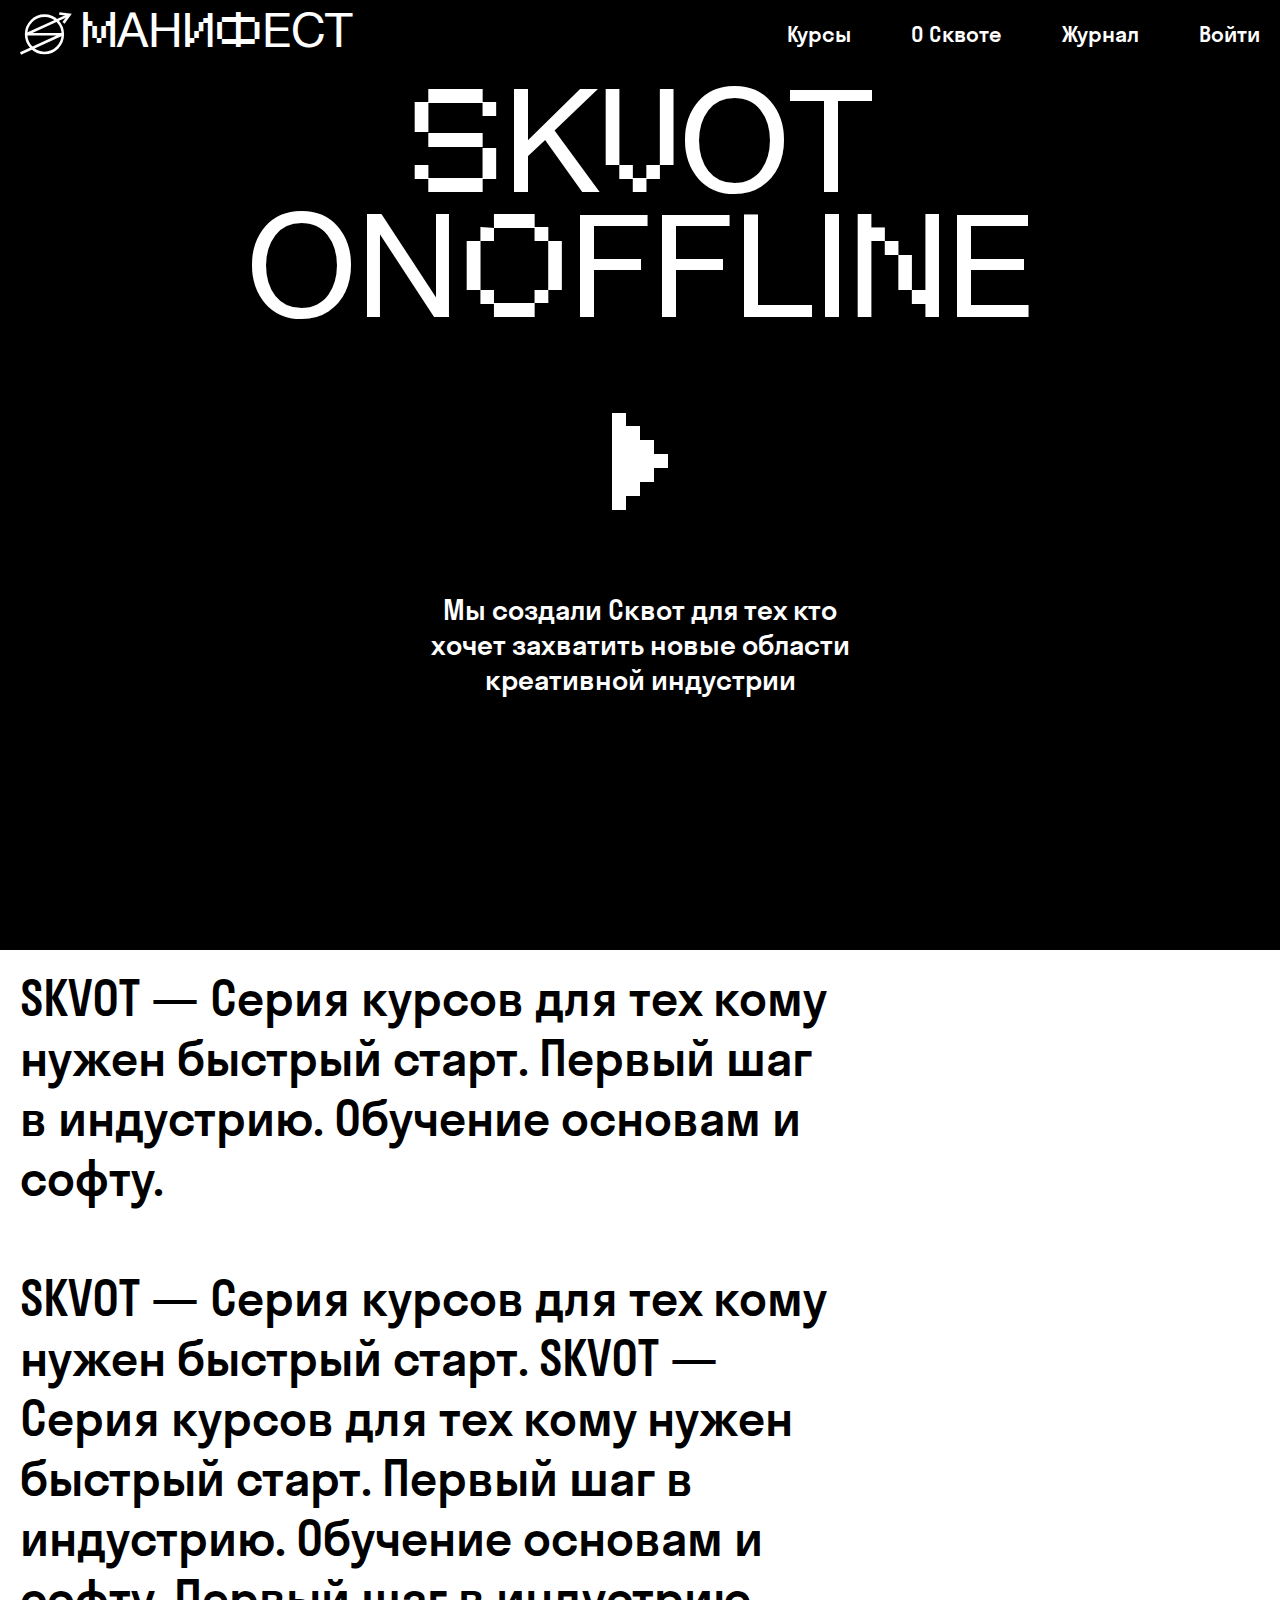
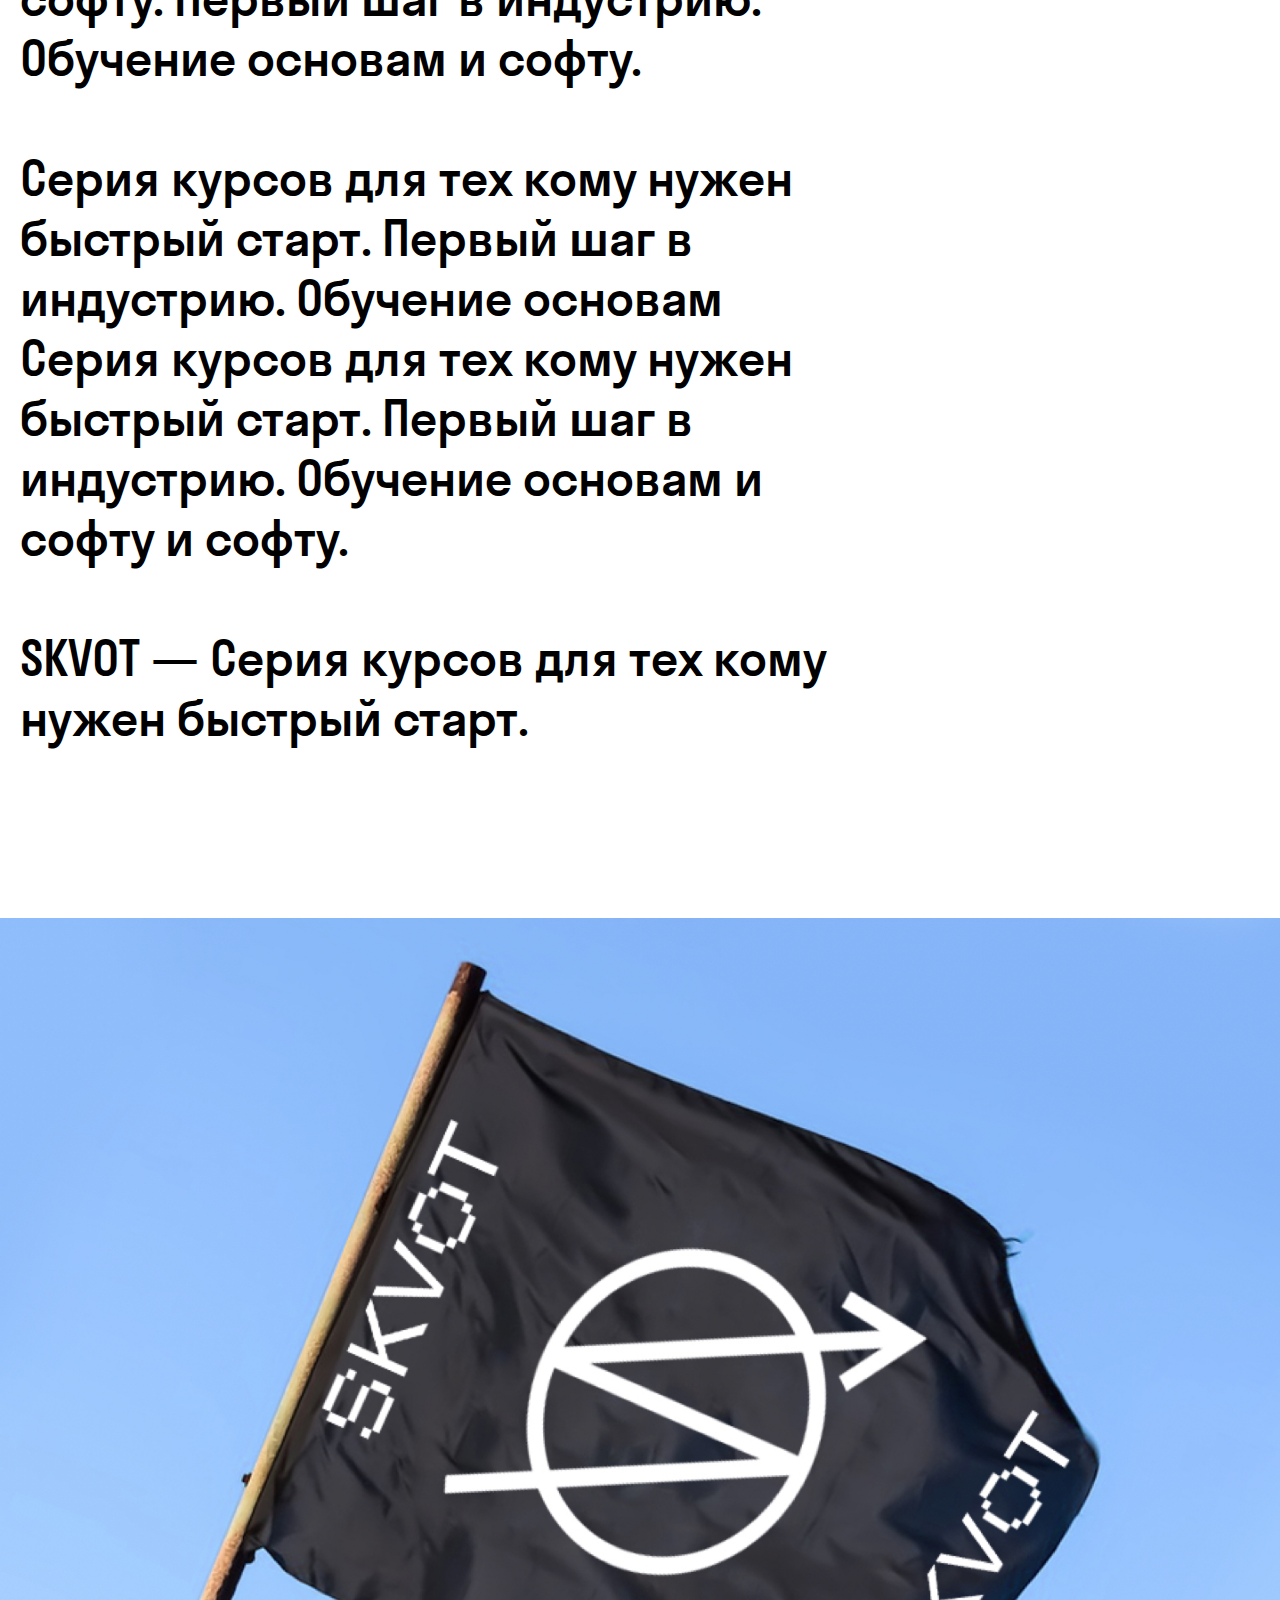
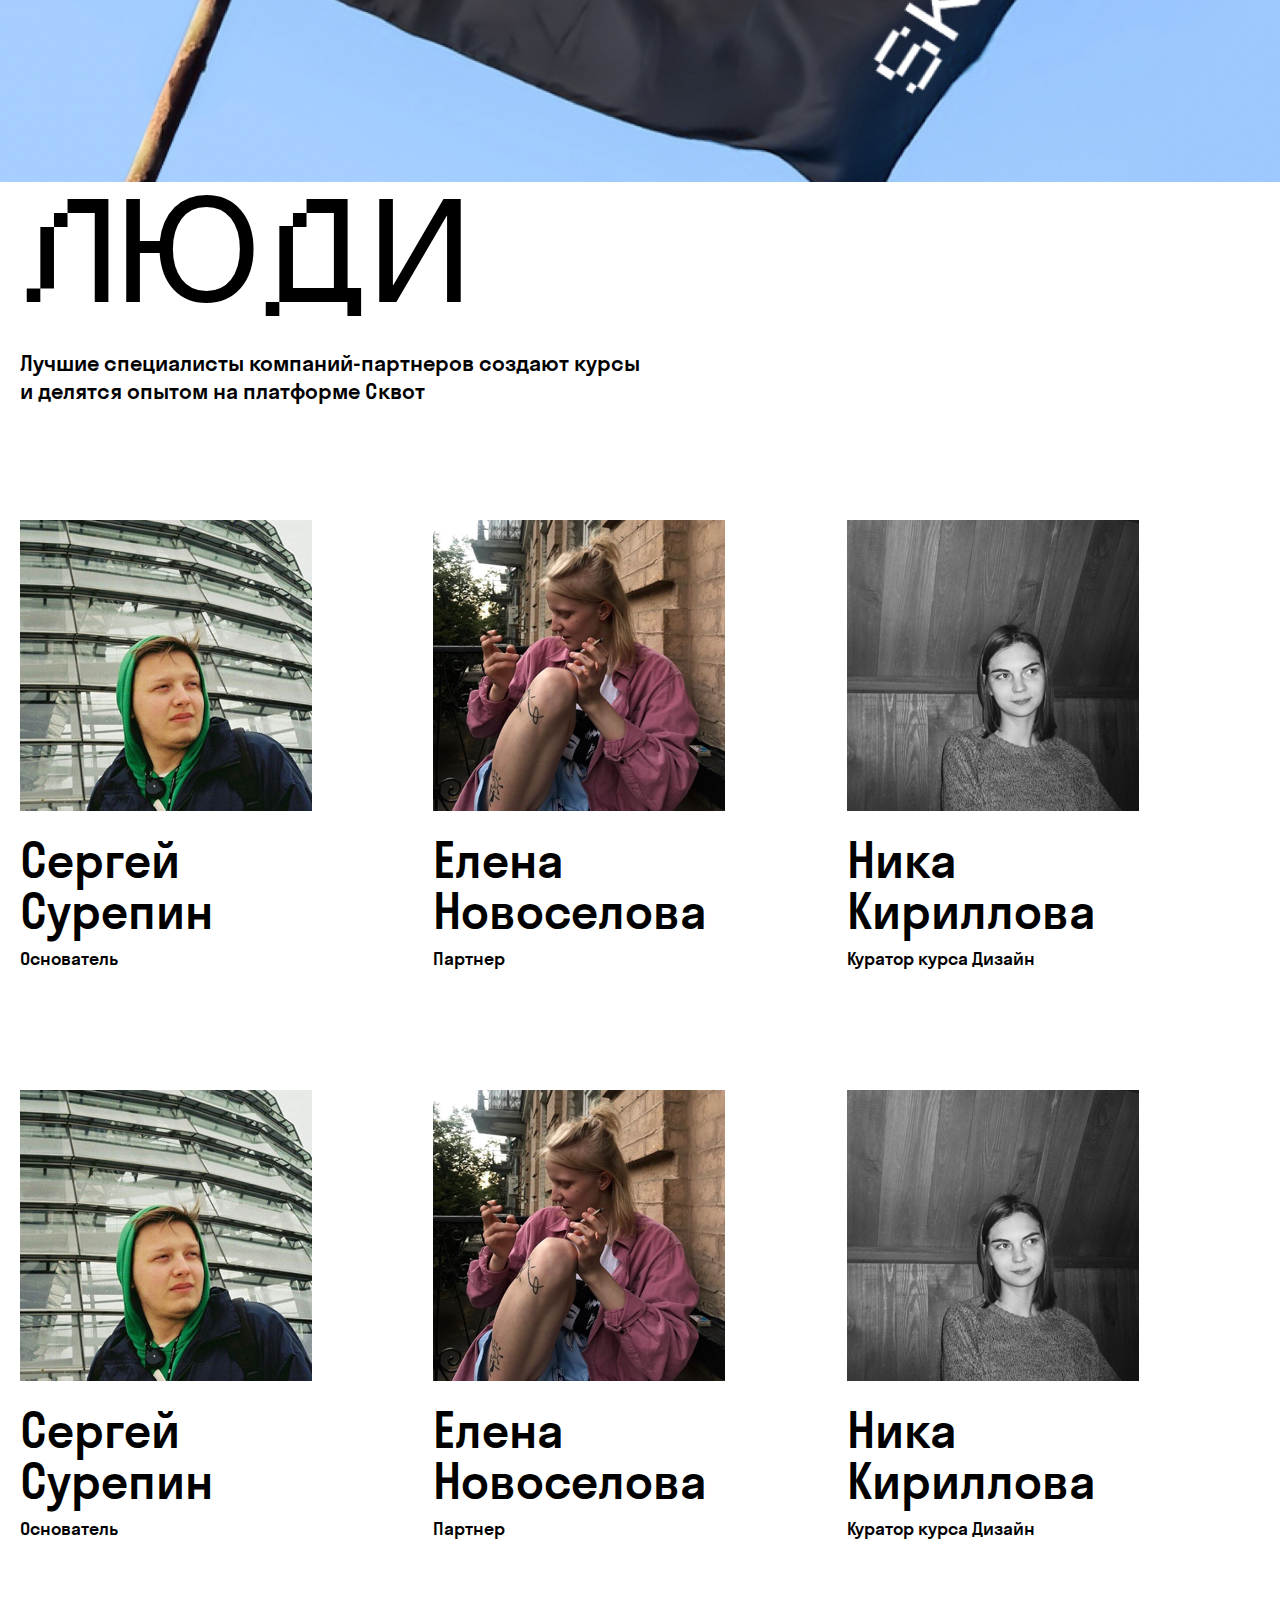
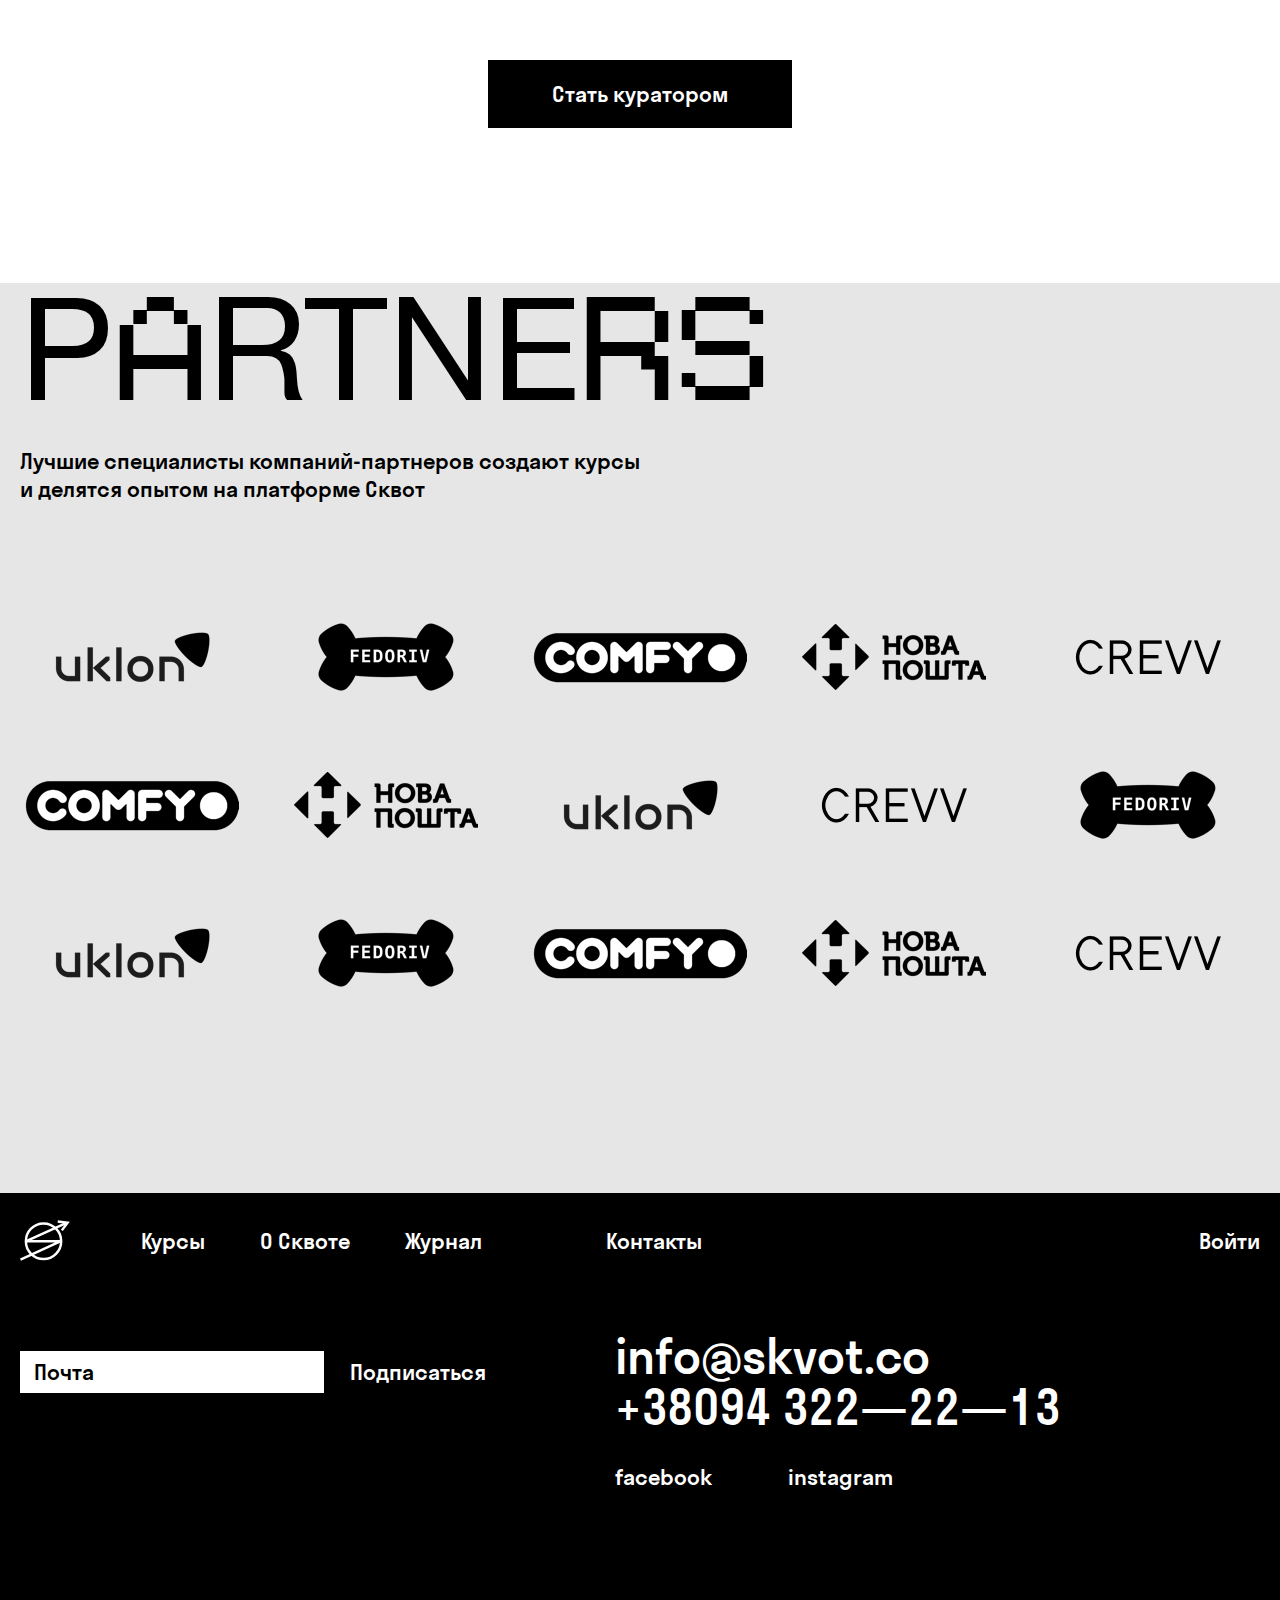
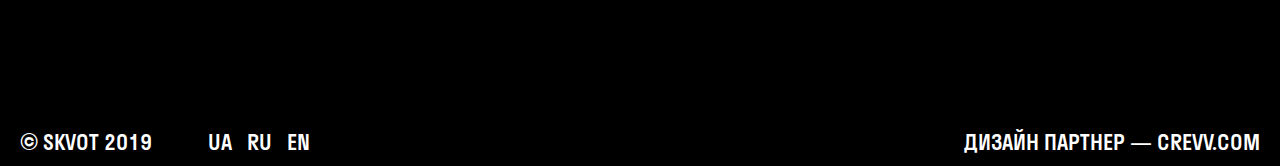
<file: manifesto.html>
<!DOCTYPE html>
<html>

<head lang="ru">
    <meta charset="UTF-8">
    <meta name="viewport" content="width=device-width, maximum-scale=1, initial-scale=1">
    <title>SKVOT</title>
    <!--<link rel="shortcut icon" href="favicon.ico" type="image/x-icon">-->
    <link rel="stylesheet" href="css/all.css">
    <link rel="stylesheet" type="text/css" href="fonts/fonts.css">
    <link rel="stylesheet" type="text/css" href="css/style.css">
</head>

<body>

<div id="wrapper" class="main-wrapper" role="main">

    <div class="manifesto-f">
        <div class="container">
            <header>
                <div class="header-content">
                    <nav class="navbar navbar-expand-lg navbar-light bg-light">
                        <a href="" class="logo d-flex align-items-center logo-left">
                            <img src="image/logo/logo.svg" alt="Logo">
                            <span class="logo-text"><span class="font-neue">M</span>АН<span class="skvot-regular">ИФ</span>ЕСТ</span>
                        </a>
                        <button class="navbar-toggler c-hamburger c-hamburger--htx" type="button" data-toggle="collapse" data-target="#navbarSupportedContent" aria-controls="navbarSupportedContent" aria-expanded="false" aria-label="Toggle navigation">
                            <p class="icon-btn"></p>
                            <span class="navbar-toggler-icon"></span>
                        </button>
                        <div class="collapse navbar-collapse" id="navbarSupportedContent">
                            <ul class="navbar-nav nav-menu">
                                <li class="nav-item">
                                    <a class="nav-link" href="#">
                                        Курсы
                                        <span class="sr-only">(current)</span>
                                    </a>
                                </li>
                                <li class="nav-item">
                                    <a class="nav-link" href="#">
                                        О Cквоте
                                    </a>
                                </li>
                                <li class="nav-item">
                                    <a class="nav-link" href="#">
                                        Журнал
                                    </a>
                                </li>
                                <li class="nav-item hidden-desktop">
                                    <a class="nav-link" href="#">
                                        Контакты
                                    </a>
                                </li>
                                <li class="nav-item">
                                    <a class="nav-link" href="#">
                                        Войти
                                    </a>
                                </li>
                                <li class="nav-item hidden-desktop margin-t">
                                    <a class="nav-link" href="#">
                                        Facebook
                                    </a>
                                </li>
                                <li class="nav-item hidden-desktop">
                                    <a class="nav-link" href="#">
                                        Instagram
                                    </a>
                                </li>
                            </ul>
                            <ul class="list-unstyled hidden-desktop phone-contact">
                                <li class="nav-item">
                                    <a href="mailto:info@skvot.co" class="nav-link-hidden">info@skvot.co</a>
                                </li>
                                <li class="nav-item">
                                    <a href="tel:+380943222213" class="nav-link-hidden">+38094 322—22—13</a>
                                </li>
                            </ul>
                            <div class="hidden-desktop block-singup">
                                <form action="" method="post" class="d-flex align-items-center justify-content-between">
                                    <label class="header-input-wrap col-xs-7">
                                        <input type="email" class="header-input" placeholder="Почта">
                                    </label>
                                    <button type="submit" class="course-sing col-xs-4">Подписаться</button>
                                </form>
                            </div>
                            <div class="hidden-desktop header-lang">
                                <ul class="list-unstyled d-flex justify-content-between align-items-center">
                                    <li>
                                        <a href="" class="lang-link">
                                            UA
                                        </a>
                                    </li>
                                    <li>
                                        <a href="" class="lang-link">
                                            RU
                                        </a>
                                    </li>
                                    <li>
                                        <a href="" class="lang-link">
                                            EN
                                        </a>
                                    </li>
                                </ul>
                            </div>
                            <div class="hidden-desktop header-bot-info">
                                <div class="d-flex align-items-center justify-content-between">
                                    <div class="col-10">
                                        <div class="header-bot-text">© SKVOT 2019</div>
                                        <div class="header-bot-text">ДИЗАЙН ПАРТНЕР — CREVV.COM</div>
                                    </div>
                                    <a href="" class="logo">
                                        <img src="image/logo/logo.svg" alt="Logo">
                                    </a>
                                </div>
                            </div>
                        </div>
                    </nav>
                </div>
            </header>
            <div class="manifesto-f-content">
                <h2 class="block-title">
                    <span class="font-neue">S</span>K<span class="font-neue">V</span>OT
                    ON<span class="font-neue">O</span>FFLI<span class="font-neue">N</span>E
                </h2>
                <a href="" class="manifesto-play">
                    <img src="image/icons/icon-play.svg" alt="Play">
                </a>
                <div class="manifesto-desc">
                    Мы создали Сквот для тех кто
                    хочет захватить новые области
                    креативной индустрии
                </div>
            </div>
        </div>
    </div>
    <div class="manifesto-block-text">
        <div class="container">
            <div class="row">
                <div class="col-lg-8 col-xs-12">
                    <div class="manifesto-text-item">
                        SKVOT — Серия курсов для тех кому нужен быстрый старт. Первый шаг в индустрию. Обучение основам и софту.
                    </div>
                    <div class="manifesto-text-item">
                        SKVOT — Серия курсов для тех кому нужен быстрый старт. SKVOT — Серия курсов для тех кому нужен быстрый старт. Первый шаг в индустрию. Обучение основам и софту. Первый шаг в индустрию. Обучение основам и софту.
                    </div>
                    <div class="manifesto-text-item">
                        Серия курсов для тех кому нужен быстрый старт. Первый шаг в индустрию. Обучение основам Серия курсов для тех кому нужен быстрый старт. Первый шаг в индустрию. Обучение основам и софту и софту.
                    </div>
                    <div class="manifesto-text-item">
                        SKVOT — Серия курсов для тех кому нужен быстрый старт.
                    </div>
                </div>
            </div>
        </div>
    </div>

    <div class="manifesto-block-img">
        <div class="container">
            <img src="image/content/man-photo.jpg" alt="SKVOT">
        </div>
    </div>

    <div class="people">
        <div class="container">
            <div class="feedback-content">
                <h2 class="block-title"><span class="skvot-regular">Л</span>ю<span class="skvot-regular">д</span>и</h2>
                <p class="subtitle">Лучшие специалисты компаний-партнеров создают курсы <br>
                    и делятся опытом на платформе Сквот</p>
                <div class="feedback-card">
                    <div class="feedback-card-item">
                        <div class="feedback-photo">
                            <img src="image/content/partners-photo-1.png" alt="partners-photo">
                        </div>
                        <div class="feedback-card-title">Сергей Сурепин</div>
                        <p>Основатель</p>
                    </div>
                    <div class="feedback-card-item">
                        <div class="feedback-photo">
                            <img src="image/content/partners-photo-2.png" alt="partners-photo">
                        </div>
                        <div class="feedback-card-title">Елена Новоселова</div>
                        <p>Партнер</p>
                    </div>
                    <div class="feedback-card-item">
                        <div class="feedback-photo">
                            <img src="image/content/partners-photo-3.png" alt="partners-photo">
                        </div>
                        <div class="feedback-card-title">Ника Кириллова</div>
                        <p>Куратор курса Дизайн</p>
                    </div>
                    <div class="feedback-card-item">
                        <div class="feedback-photo">
                            <img src="image/content/partners-photo-1.png" alt="partners-photo">
                        </div>
                        <div class="feedback-card-title">Сергей Сурепин</div>
                        <p>Основатель</p>
                    </div>
                    <div class="feedback-card-item">
                        <div class="feedback-photo">
                            <img src="image/content/partners-photo-2.png" alt="partners-photo">
                        </div>
                        <div class="feedback-card-title">Елена Новоселова</div>
                        <p>Партнер</p>
                    </div>
                    <div class="feedback-card-item">
                        <div class="feedback-photo">
                            <img src="image/content/partners-photo-3.png" alt="partners-photo">
                        </div>
                        <div class="feedback-card-title">Ника Кириллова</div>
                        <p>Куратор курса Дизайн</p>
                    </div>
                </div>
                <a class="materials-more" data-fancybox data-src="#modal-curator" href="javascript:;">Стать куратором</a>
            </div>
        </div>
    </div>

    <div class="partners">
        <div class="container">
            <div class="partners-content">
                <h2 class="block-title">P<span class="font-neue">a</span>rtne<span class="font-neue">rs</span></h2>
                <p class="subtitle">Лучшие специалисты компаний-партнеров создают курсы <br>
                    и делятся опытом на платформе Сквот</p>
                <div class="row">
                    <div class="col col-lg-3 col-md-4 col-sm-6">
                        <img src="image/content/uklon-logo.png" alt="uklon">
                    </div>
                    <div class="col col-lg-3 col-md-4 col-sm-6">
                        <img src="image/content/fedoriv-logo.png" alt="fedoriv">
                    </div>
                    <div class="col col-lg-3 col-md-4 col-sm-6">
                        <img src="image/content/comfy-logo.png" alt="comfy">
                    </div>
                    <div class="col col-lg-3 col-md-4 col-sm-6">
                        <img src="image/content/nova-poshta-logo.png" alt="nova-poshta">
                    </div>
                    <div class="col col-lg-3 col-md-4 col-sm-6">
                        <img src="image/content/crevv-logo.png" alt="crevv">
                    </div>
                    <div class="col col-lg-3 col-md-4 col-sm-6">
                        <img src="image/content/comfy-logo.png" alt="comfy">
                    </div>
                    <div class="col col-lg-3 col-md-4 col-sm-6">
                        <img src="image/content/nova-poshta-logo.png" alt="nova-poshta">
                    </div>
                    <div class="col col-lg-3 col-md-4 col-sm-6">
                        <img src="image/content/uklon-logo.png" alt="uklon">
                    </div>
                    <div class="col col-lg-3 col-md-4 col-sm-6">
                        <img src="image/content/crevv-logo.png" alt="crevv">
                    </div>
                    <div class="col col-lg-3 col-md-4 col-sm-6">
                        <img src="image/content/fedoriv-logo.png" alt="fedoriv">
                    </div>
                    <div class="col col-lg-3 col-md-4 col-sm-6">
                        <img src="image/content/uklon-logo.png" alt="uklon">
                    </div>
                    <div class="col col-lg-3 col-md-4 col-sm-6">
                        <img src="image/content/fedoriv-logo.png" alt="fedoriv">
                    </div>
                    <div class="col col-lg-3 col-md-4 col-sm-6">
                        <img src="image/content/comfy-logo.png" alt="comfy">
                    </div>
                    <div class="col col-lg-3 col-md-4 col-sm-6">
                        <img src="image/content/nova-poshta-logo.png" alt="nova-poshta">
                    </div>
                    <div class="col col-lg-3 col-md-4 col-sm-6">
                        <img src="image/content/crevv-logo.png" alt="crevv">
                    </div>
                </div>
            </div>
        </div>
    </div>

</div>

<footer>
    <div class="container">
        <div class="footer-content">
            <div class="navbar-nav nav-menu">
                <div class="nav-block nav-block-menu">
                    <div class="nav-block-menu-item">
                        <div class="nav-item nav-item-logo">
                            <a class="navbar-brand" href="/">
                                <img src="image/logo/logo.svg" alt="logo">
                            </a>
                        </div>
                        <div class="nav-item">
                            <a class="nav-link" href="#">
                                Курсы
                                <span class="sr-only">(current)</span>
                            </a>
                        </div>
                        <div class="nav-item">
                            <a class="nav-link" href="#">
                                О Cквоте
                            </a>
                        </div>
                        <div class="nav-item">
                            <a class="nav-link" href="#">
                                Журнал
                            </a>
                        </div>
                    </div>
                    <div>
                        <div class="nav-item">
                            <a class="nav-link" href="#">
                                Контакты
                            </a>
                        </div>
                    </div>
                </div>
                <div class="nav-block">
                    <div class="nav-item nav-item-login">
                        <a class="nav-link" href="#">
                            Войти
                        </a>
                    </div>
                    <div class="nav-item hidden-desktop">
                        <a class="nav-link" href="#">
                            Facebook
                        </a>
                    </div>
                    <div class="nav-item hidden-desktop">
                        <a class="nav-link" href="#">
                            Instagram
                        </a>
                    </div>
                </div>
            </div>
            <div class="footer-middle">
                <div class="display-flex block-singup">
                    <form action="" method="post" class="d-flex align-items-center justify-content-between">
                        <label class="header-input-wrap col-xs-7">
                            <input type="email" class="header-input" placeholder="Почта">
                        </label>
                        <button type="submit" class="course-start-btn col-xs-4">Подписаться</button>
                    </form>
                </div>
                <ul class="list-unstyled phone-contact">
                    <li class="nav-item">
                        <a href="mailto:info@skvot.co" class="nav-link-hidden">info@skvot.co</a>
                    </li>
                    <li class="nav-item">
                        <a href="tel:+380943222213" class="nav-link-hidden">+38094 322—22—13</a>
                    </li>
                    <li class="nav-item nav-social">
                        <a href="">facebook</a>
                        <a href="">instagram</a>
                    </li>
                </ul>
            </div>


            <div class="footer-bottom display-flex">
                <div class="footer-skvot">
                    © SKVOT 2019
                    <div class="footer-skvot-lang">
                        <span>UA</span>
                        <span>RU</span>
                        <span>EN</span>
                    </div>
                </div>
                <div class="footer-design">
                    Дизайн партнер — CREVV.COM
                    <div class="footer-design-logo mobile-hidden">
                        <img src="image/logo/logo.svg" alt="logo-footer">
                    </div>
                </div>
            </div>
        </div>
    </div>
</footer>

<div style="display: none;" id="modal-curator">
    <div class="modal-container">
        <h2 class="modal-container-title"><span class="helvetica-start">СТ</span><span class="font-neue">A</span><span class="helvetica-start">ТЬ</span>
            <span class="helvetica-start">К</span><span class="skvot-regular">У</span><span class="helvetica-start">РАТ</span><span class="font-neue">O</span><span class="helvetica-start">РОМ</span>
        </h2>
        <p class="modal-container-text">Расскажите нам о себе и с вами свяжется менеджер, чтобы рассказать подробности.</p>

        <form action="" method="post" class="form-curator">
            <div class="form-curator-wrap">
                <div class="form-curator-wrap-item">
                    <label for="name" class="form-request-label">
                        <input type="text" id="name" class="request-input" placeholder="Имя и фамилия">
                    </label>
                    <label for="email" class="form-request-label">
                        <input type="email" id="email" class="request-input" placeholder="Email">
                    </label>
                    <label for="spec" class="form-request-label">
                        <input type="text" id="spec" class="request-input" placeholder="Специализация">
                    </label>
                </div>
                <div class="form-curator-wrap-item">
                    <label for="about" class="form-request-label">
                        <textarea type="text" id="about" class="request-input request-textarea" placeholder="Расскажите о себе"></textarea>
                    </label>
                </div>
            </div>
            <div class="form-curator-wrap form-curator-wrap-mt">
                <div class="form-curator-wrap-item modal-condition">
                    Регистрируясь, вы соглашаетесь с условиями
                    <a href="" class="modal-condition-link">договора-оферты</a> и <a href="" class="modal-condition-link">политикой конфиденциальности</a>
                </div>
                <div class="form-curator-wrap-item">
                    <button type="submit" class="form-cur-btn">Оставить заявку</button>
                </div>
            </div>
        </form>
    </div>
</div>

<script type="text/javascript" src="js/all.js"></script>

</body>
</html>
</file>
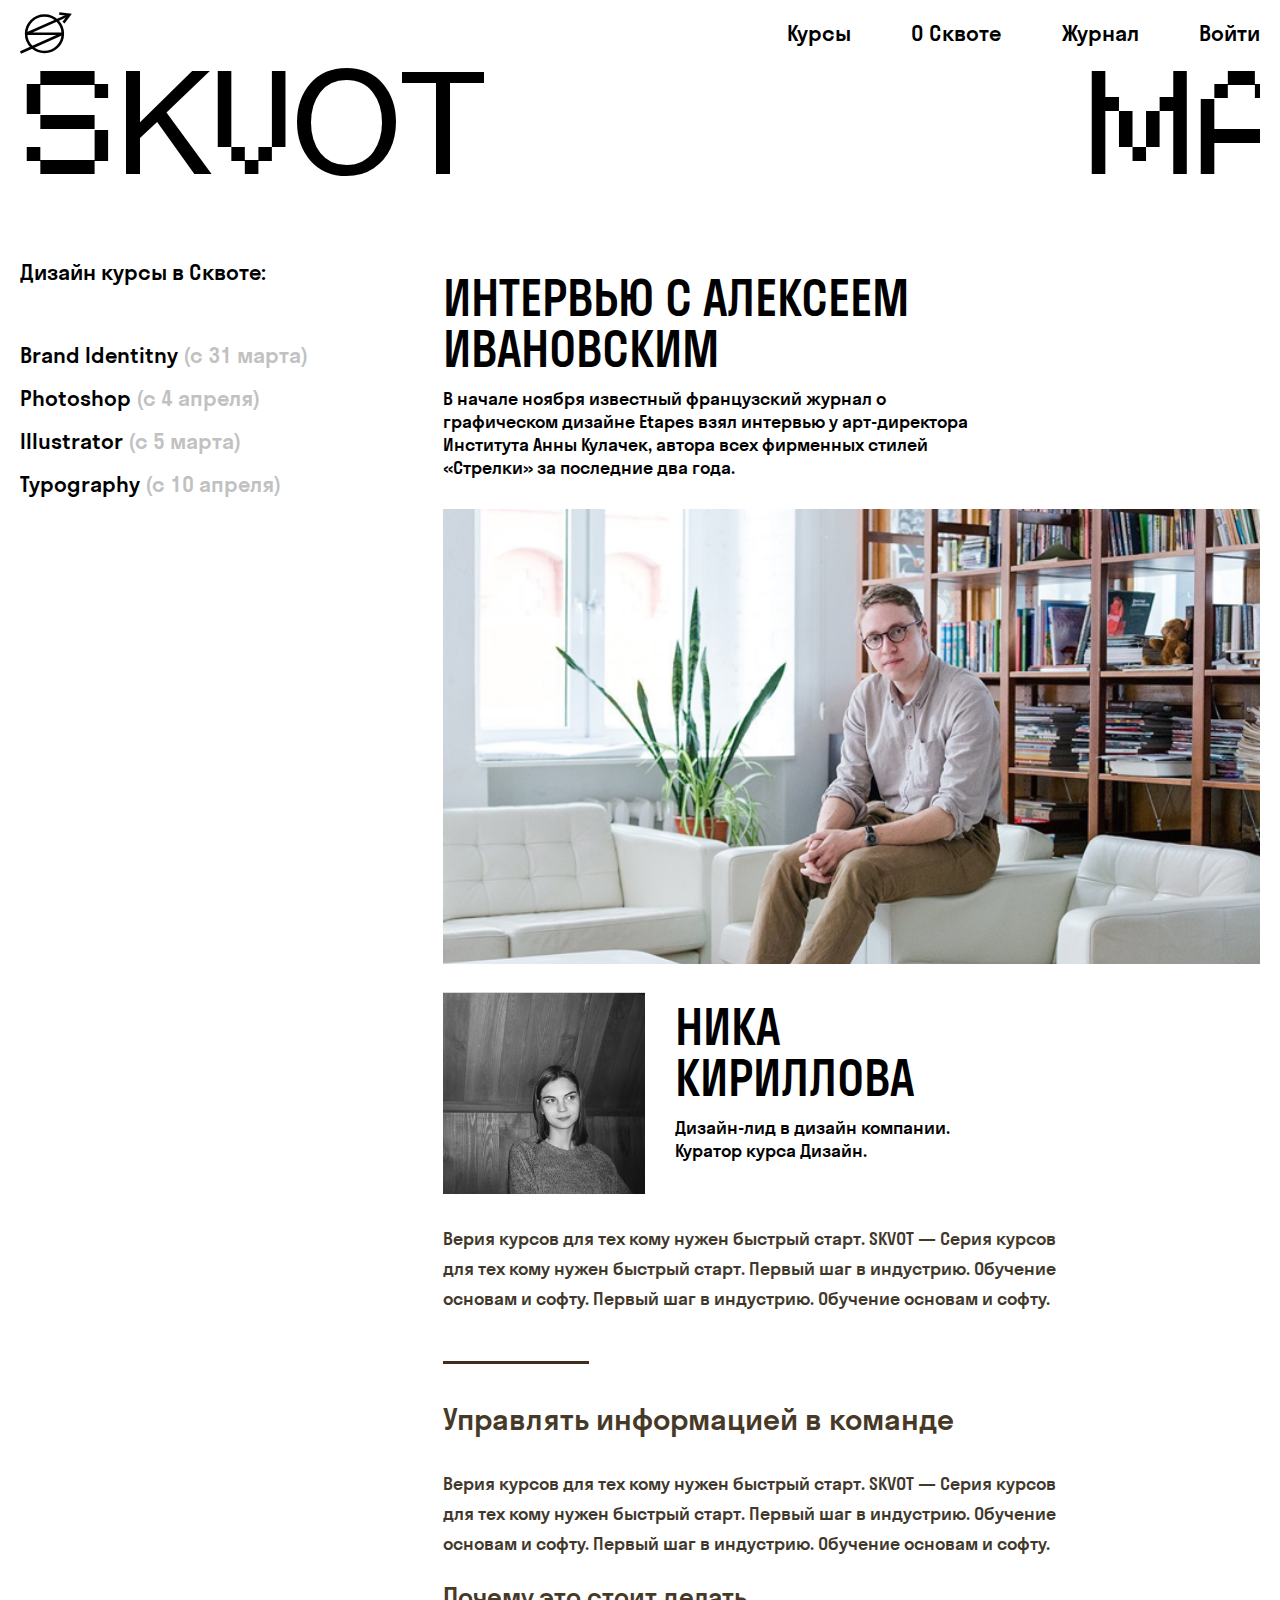
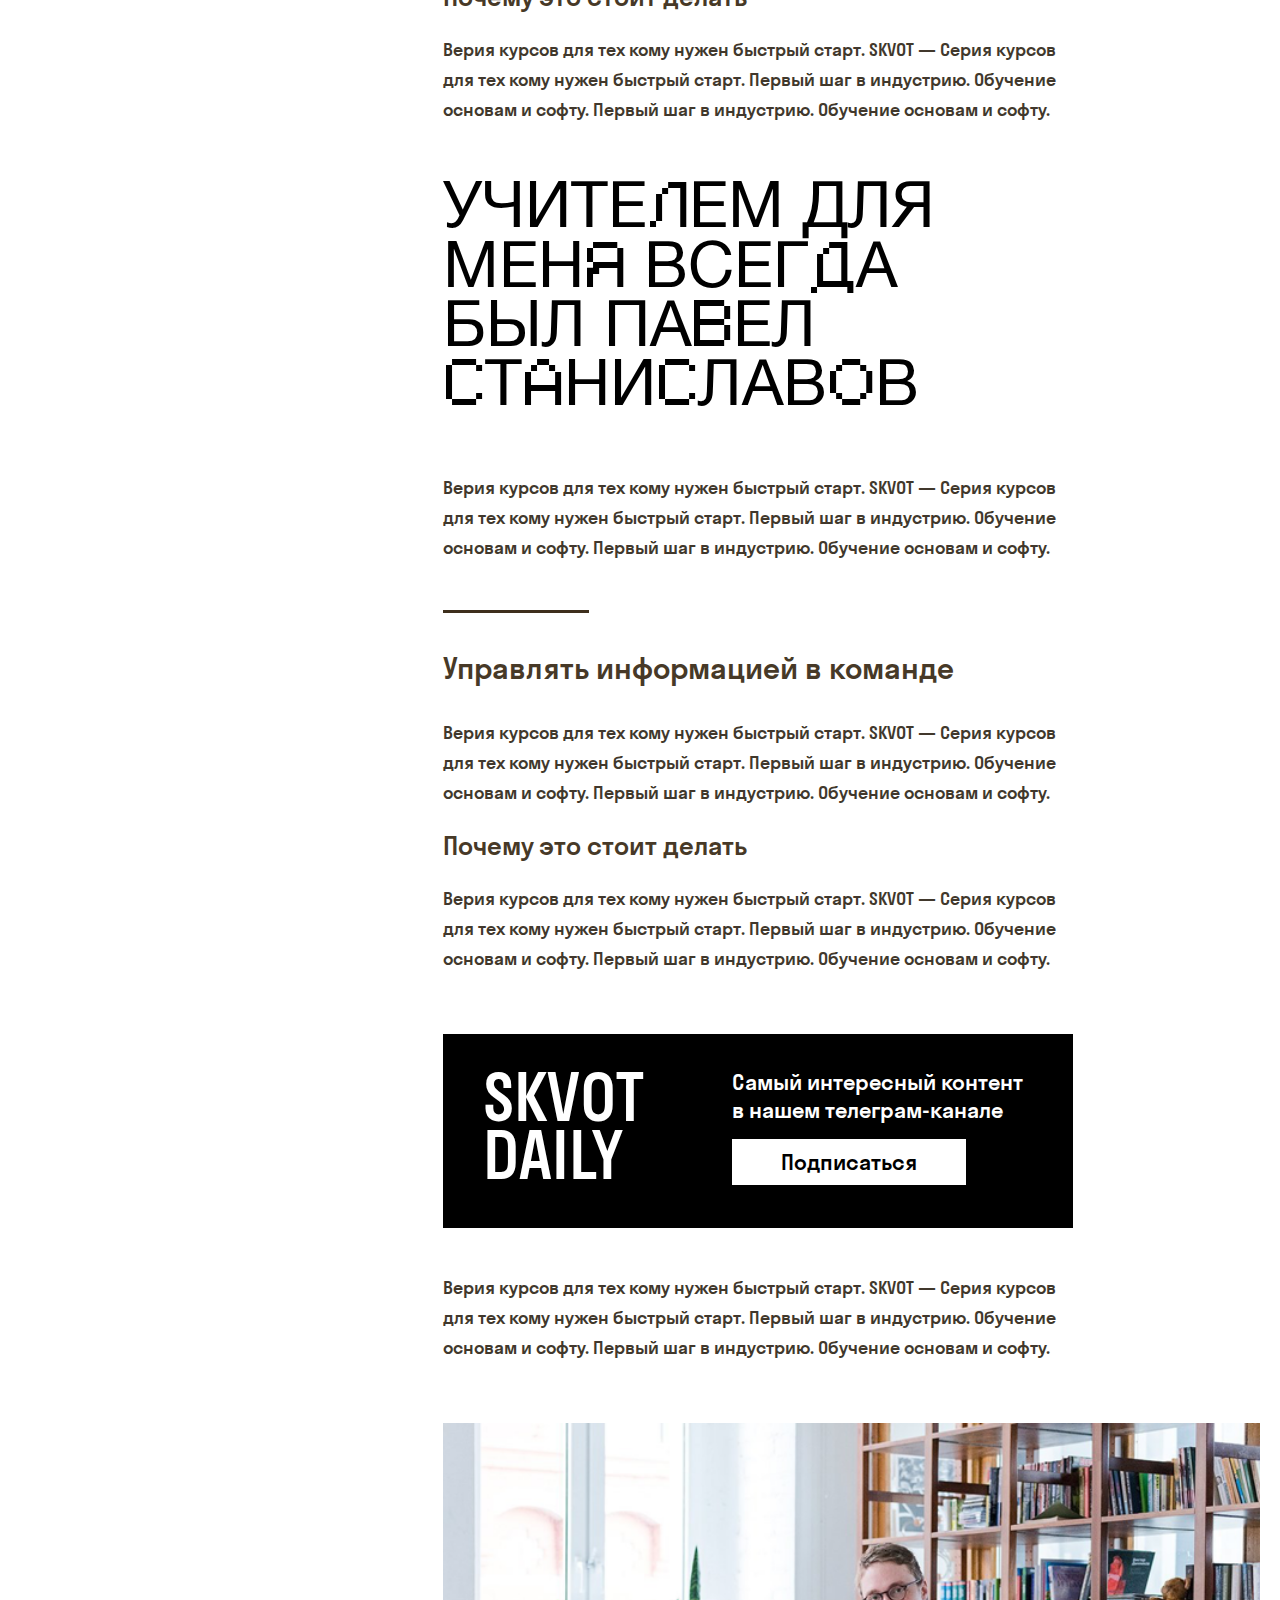
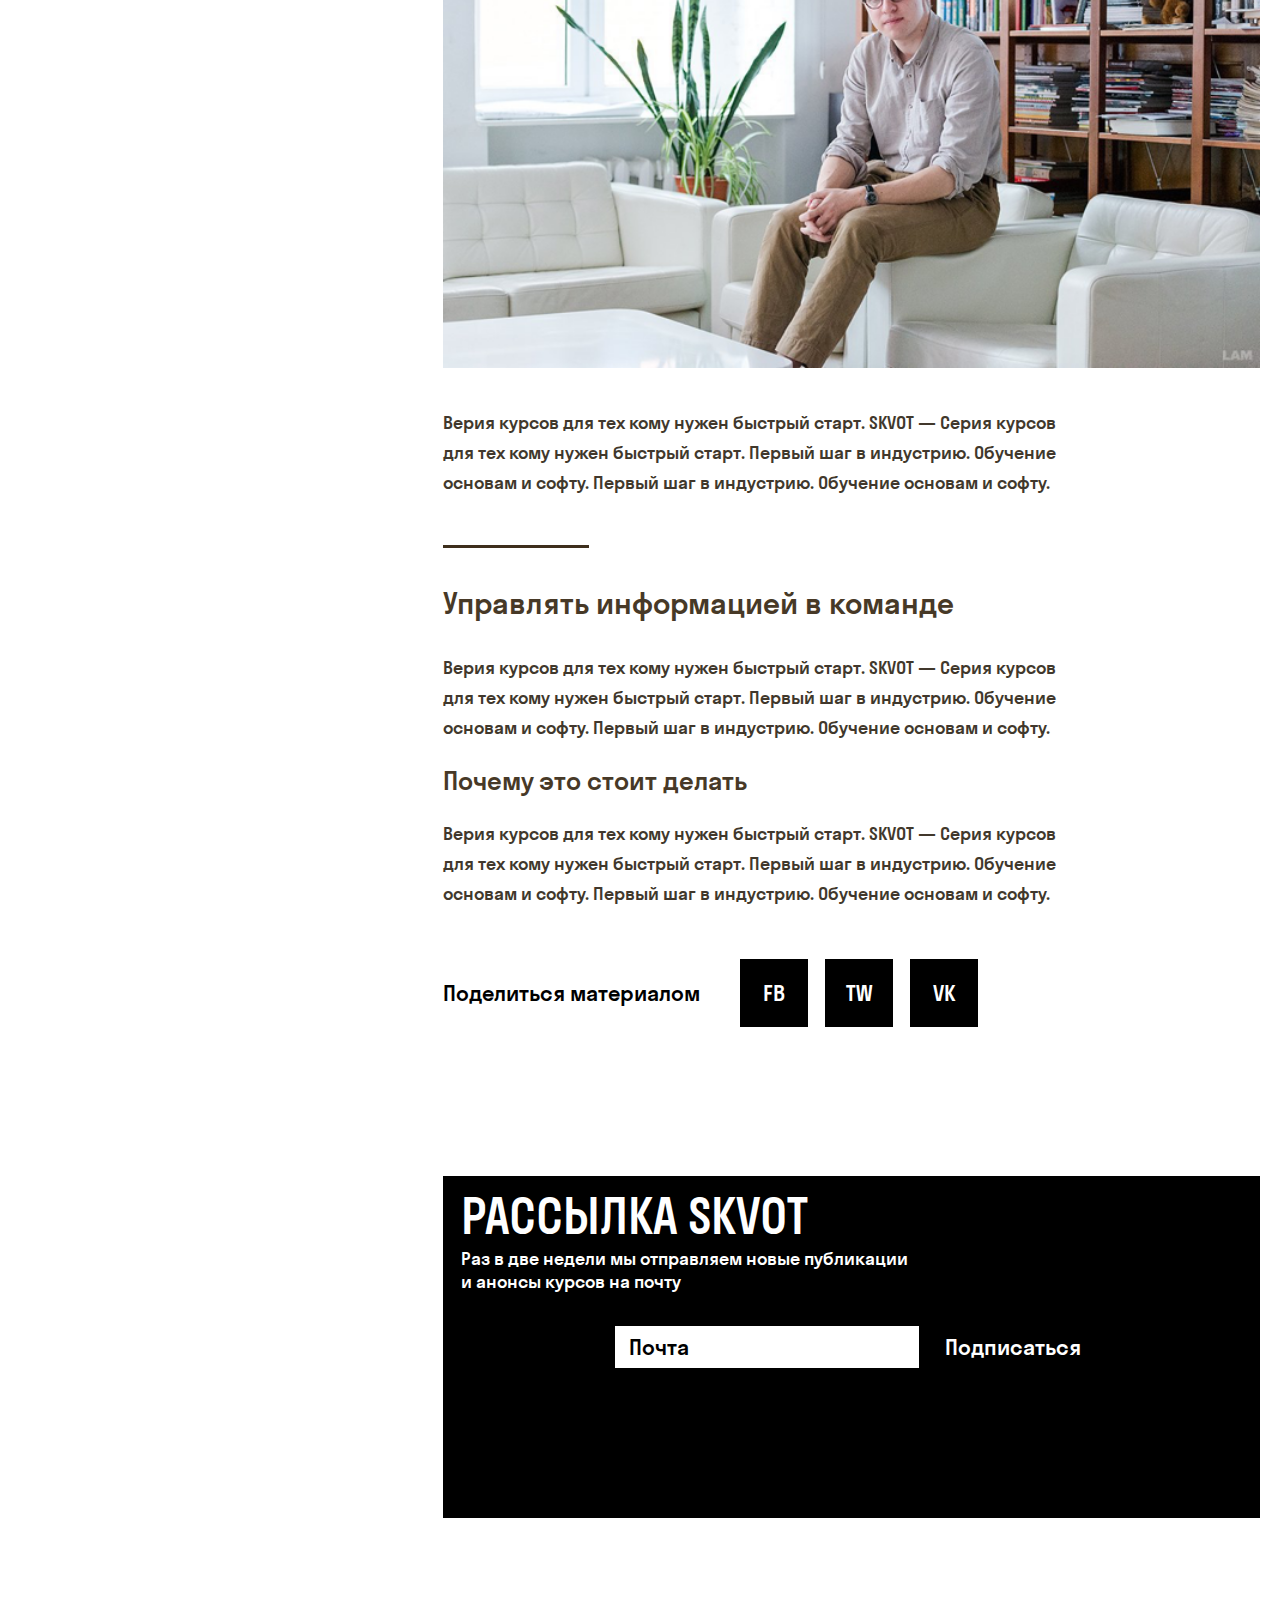
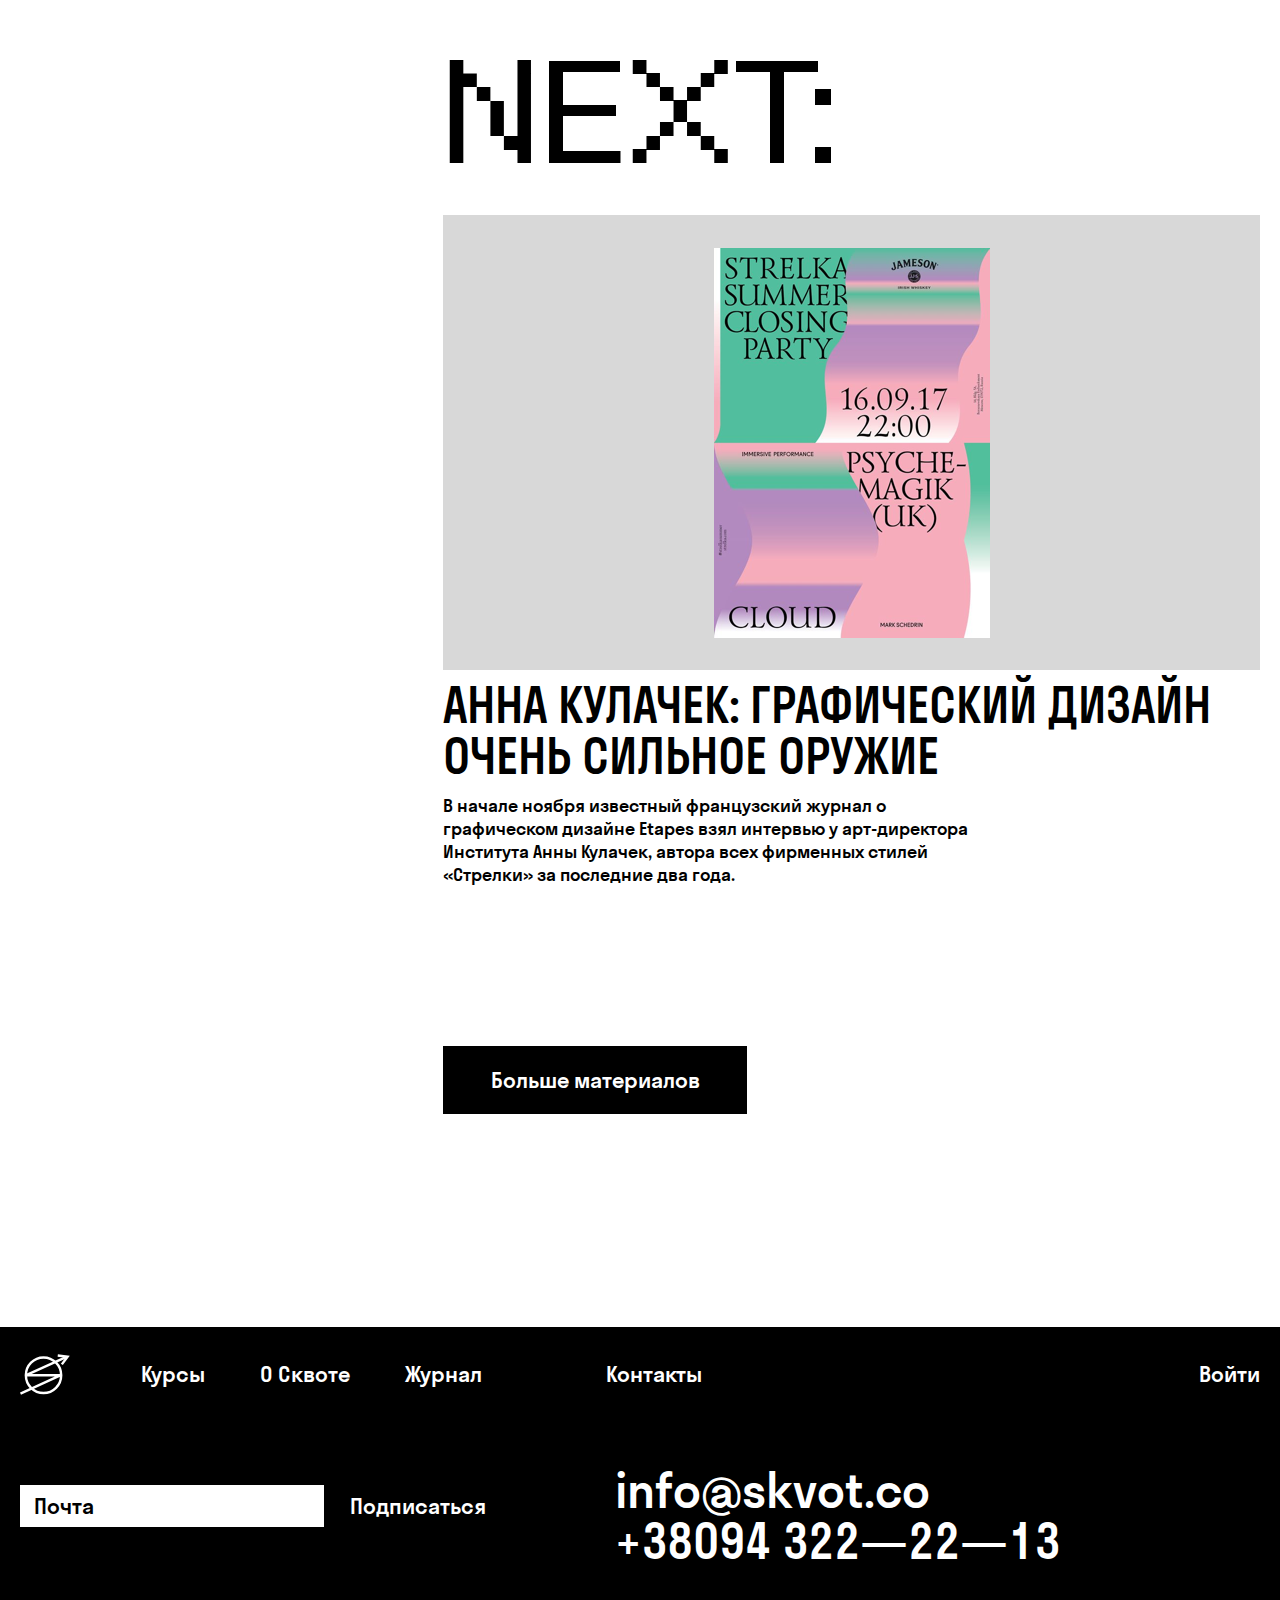
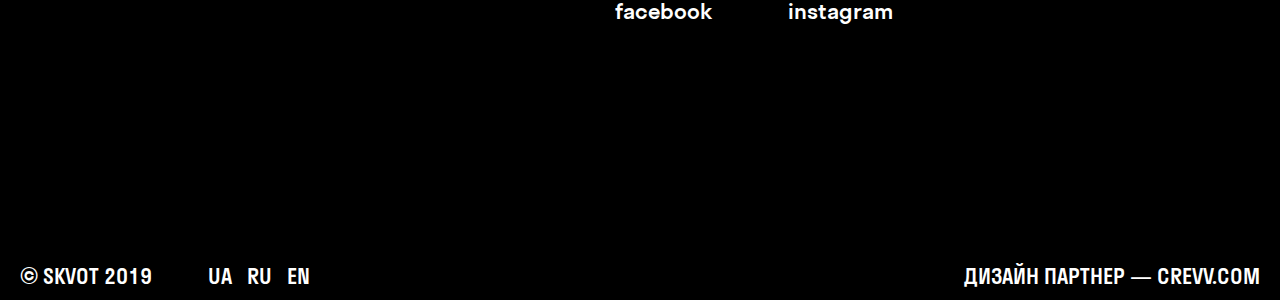
<file: material.html>
<!DOCTYPE html>
<html>

<head lang="ru">
    <meta charset="UTF-8">
    <meta name="viewport" content="width=device-width, maximum-scale=1, initial-scale=1">
    <title>SKVOT</title>
    <!--<link rel="shortcut icon" href="favicon.ico" type="image/x-icon">-->
    <link rel="stylesheet" href="css/all.css">
    <link rel="stylesheet" type="text/css" href="fonts/fonts.css">
    <link rel="stylesheet" type="text/css" href="css/style.css">
</head>

<body class="courses-wrap">

<div id="wrapper" class="wrapper-material" role="main">

    <div class="courses">
        <div class="container">
            <header>
                <div class="header-content inner-header">
                    <nav class="navbar navbar-expand-lg navbar-light bg-light">
                        <a href="" class="logo d-flex align-items-center">
                            <img src="image/logo/logo-soon.svg" alt="Logo">
                            <span class="hidden-mobile logo-text"><span class="font-neue">s</span>к<span class="font-neue">v</span>от</span>
                        </a>
                        <button class="navbar-toggler c-hamburger c-hamburger--htx" type="button" data-toggle="collapse" data-target="#navbarSupportedContent" aria-controls="navbarSupportedContent" aria-expanded="false" aria-label="Toggle navigation">
                            <p class="icon-btn"></p>
                            <span class="navbar-toggler-icon"></span>
                        </button>
                        <div class="collapse navbar-collapse" id="navbarSupportedContent">
                            <ul class="navbar-nav nav-menu">
                                <li class="nav-item">
                                    <a class="nav-link" href="#">
                                        Курсы
                                        <span class="sr-only">(current)</span>
                                    </a>
                                </li>
                                <li class="nav-item">
                                    <a class="nav-link" href="#">
                                        О Cквоте
                                    </a>
                                </li>
                                <li class="nav-item">
                                    <a class="nav-link" href="#">
                                        Журнал
                                    </a>
                                </li>
                                <li class="nav-item hidden-desktop">
                                    <a class="nav-link" href="#">
                                        Контакты
                                    </a>
                                </li>
                                <li class="nav-item">
                                    <a class="nav-link" href="#">
                                        Войти
                                    </a>
                                </li>
                                <li class="nav-item hidden-desktop margin-t">
                                    <a class="nav-link" href="#">
                                        Facebook
                                    </a>
                                </li>
                                <li class="nav-item hidden-desktop">
                                    <a class="nav-link" href="#">
                                        Instagram
                                    </a>
                                </li>
                            </ul>
                            <ul class="list-unstyled hidden-desktop phone-contact">
                                <li class="nav-item">
                                    <a href="mailto:info@skvot.co" class="nav-link-hidden">info@skvot.co</a>
                                </li>
                                <li class="nav-item">
                                    <a href="tel:+380943222213" class="nav-link-hidden">+38094 322—22—13</a>
                                </li>
                            </ul>
                            <div class="hidden-desktop block-singup">
                                <form action="" method="post" class="d-flex align-items-center justify-content-between">
                                    <label class="header-input-wrap col-xs-7">
                                        <input type="email" class="header-input" placeholder="Почта">
                                    </label>
                                    <button type="submit" class="course-sing col-xs-4">Подписаться</button>
                                </form>
                            </div>
                            <div class="hidden-desktop header-lang">
                                <ul class="list-unstyled d-flex justify-content-between align-items-center">
                                    <li>
                                        <a href="" class="lang-link">
                                            UA
                                        </a>
                                    </li>
                                    <li>
                                        <a href="" class="lang-link">
                                            RU
                                        </a>
                                    </li>
                                    <li>
                                        <a href="" class="lang-link">
                                            EN
                                        </a>
                                    </li>
                                </ul>
                            </div>
                            <div class="hidden-desktop header-bot-info">
                                <div class="d-flex align-items-center justify-content-between">
                                    <div class="col-10">
                                        <div class="header-bot-text">© SKVOT 2019</div>
                                        <div class="header-bot-text">ДИЗАЙН ПАРТНЕР — CREVV.COM</div>
                                    </div>
                                    <a href="" class="logo">
                                        <img src="image/logo/logo.svg" alt="Logo">
                                    </a>
                                </div>
                            </div>
                        </div>
                    </nav>
                </div>
            </header>
            <div class="skvot-material-content">
                <div class="animation-title-wrap">
                    <div class="hidden-desktop">
                        <div class="materials-title display-flex">
                            <h2 class="block-title"><span class="font-neue">S</span>k<span class="font-neue">v</span>ot</h2>
                            <h2 class="block-title"><span class="font-neue">Mag</span></h2>
                        </div>
                    </div>
                    <div class="hidden-mobile marquee">
                        <span class="materials-title block-title f-an">
                            <span class="font-neue">S</span>k<span class="font-neue">v</span>ot &nbsp;&nbsp;&nbsp;&nbsp;&nbsp;&nbsp;&nbsp;&nbsp;&nbsp;&nbsp;&nbsp;&nbsp;&nbsp;
                            <span class="font-neue">Mag</span>
                        </span>
                        <span class="materials-title block-title s-an">
                            <span class="font-neue">S</span>k<span class="font-neue">v</span>ot &nbsp;&nbsp;&nbsp;&nbsp;&nbsp;&nbsp;&nbsp;&nbsp;&nbsp;&nbsp;&nbsp;&nbsp;&nbsp;
                            <span class="font-neue">Mag</span>
                        </span>
                        <!--<div class="materials-title display-flex">
                            <h2 class="block-title">
                                <span class="font-neue">S</span>k<span class="font-neue">v</span>ot
                            </h2>
                            <h2 class="block-title">
                                <span class="font-neue">Mag</span>
                            </h2>
                        </div>-->
                    </div>
                    <!--<marquee behavior="scroll" direction="left" class="hidden-mobile">
                        <span class="materials-title block-title">
                            <span class="font-neue">S</span>k<span class="font-neue">v</span>ot &nbsp;&nbsp;&nbsp;&nbsp;&nbsp;&nbsp;&nbsp;&nbsp;&nbsp;&nbsp;&nbsp;&nbsp;&nbsp;
                            <span class="font-neue">Mag</span>
                        </span>
                        &lt;!&ndash;<div class="materials-title display-flex">
                            <h2 class="block-title">
                                <span class="font-neue">S</span>k<span class="font-neue">v</span>ot
                            </h2>
                            <h2 class="block-title">
                                <span class="font-neue">Mag</span>
                            </h2>
                        </div>&ndash;&gt;
                    </marquee>-->
                </div>
                <div class="row d-flex align-items-start justify-content-between">
                    <div class="col-lg-4 col-sm-12 col-xs-12">
                        <div class="material-skvot-courses">
                            <div class="material-skvot-courses-title">
                                Дизайн курсы в Сквоте:
                                <ul>
                                    <li>Brand Identitny<span> (с 31 марта)</span></li>
                                    <li>Photoshop <span> (c 4 апреля)</span></li>
                                    <li>Illustrator <span> (с 5 марта)</span></li>
                                    <li>Typography <span> (c 10 апреля)</span></li>
                                </ul>
                            </div>
                        </div>
                    </div>
                    <div class="col-rev col-lg-8 col-xs-12">
                        <div class="materials">
                            <div class="card">
                                <div class="card-body">
                                    <div class="card-title">ИНТЕРВЬЮ С АЛЕКСЕЕМ <br> ИВАНОВСКИМ</div>
                                    <p>В начале ноября известный французский журнал о
                                        графическом дизайне Etapes взял интервью у арт-директора
                                        Института Анны Кулачек, автора всех фирменных стилей
                                        «Стрелки» за последние два года.</p>
                                </div>
                                <div class="card-photo">
                                    <img src="image/content/material-photo-1.png" alt="card-photo">
                                </div>
                            </div>
                            <div class="interviewer">
                                <div class="card-photo">
                                    <img src="image/content/partners-photo-3.png" alt="card-photo">
                                </div>
                                <div class="card-body">
                                    <div class="card-title">Ника Кириллова</div>
                                    <p>Дизайн-лид в дизайн компании.</p>
                                    <p>Куратор курса Дизайн.</p>
                                </div>
                            </div>
                        </div>
                        <div>
                            <div class="content-material-text">
                                <div class="content-material-text-width">
                                    <p> Верия курсов для тех кому нужен быстрый старт. SKVOT — Серия курсов для тех кому нужен
                                        быстрый старт. Первый шаг в индустрию. Обучение основам и софту. Первый шаг в индустрию.
                                        Обучение основам и софту.
                                    </p>
                                </div>
                            </div>
                            <div class="content-material-text">
                                <div class="content-material-text-width">
                                    <h2>Управлять информацией в команде</h2>
                                    <p> Верия курсов для тех кому нужен быстрый старт. SKVOT — Серия курсов для тех кому нужен
                                        быстрый старт. Первый шаг в индустрию. Обучение основам и софту. Первый шаг в индустрию.
                                        Обучение основам и софту.
                                    </p>
                                    <h3>Почему это стоит делать</h3>
                                    <p> Верия курсов для тех кому нужен быстрый старт. SKVOT — Серия курсов для тех кому нужен
                                        быстрый старт. Первый шаг в индустрию. Обучение основам и софту. Первый шаг в индустрию.
                                        Обучение основам и софту.
                                    </p>
                                    <div class="important-text">
                                        УЧИТЕ<span class="skvot-regular">Л</span>ЕМ ДЛЯ МЕН<span class="skvot-regular">Я</span>
                                        ВСЕГ<span class="skvot-regular">Д</span>А БЫЛ ПА<span class="font-neue">B</span>ЕЛ
                                        <span class="font-neue">C</span>Т<span class="font-neue">A</span>НИ<span class="font-neue">C</span>ЛАВ<span class="font-neue">O</span>В
                                    </div>
                                    <div class="material-skvot-courses material-skvot-courses-mobile">
                                        <div class="material-skvot-courses-title">
                                            Дизайн курсы в Сквоте:
                                            <ul>
                                                <li>Brand Identitny<span> (с 31 марта)</span></li>
                                                <li>Photoshop <span> (c 4 апреля)</span></li>
                                                <li>Illustrator <span> (с 5 марта)</span></li>
                                                <li>Typography <span> (c 10 апреля)</span></li>
                                            </ul>
                                            <div class="logo d-flex align-items-center">
                                                <img src="image/logo/logo-soon.svg" alt="Logo">
                                            </div>
                                        </div>
                                    </div>
                                    <p> Верия курсов для тех кому нужен быстрый старт. SKVOT — Серия курсов для тех кому нужен
                                        быстрый старт. Первый шаг в индустрию. Обучение основам и софту. Первый шаг в индустрию.
                                        Обучение основам и софту.
                                    </p>
                                </div>
                            </div>
                            <div class="content-material-text">
                                <div class="content-material-text-width">
                                    <h2>Управлять информацией в команде</h2>
                                    <p> Верия курсов для тех кому нужен быстрый старт. SKVOT — Серия курсов для тех кому нужен
                                        быстрый старт. Первый шаг в индустрию. Обучение основам и софту. Первый шаг в индустрию.
                                        Обучение основам и софту.
                                    </p>
                                    <h3>Почему это стоит делать</h3>
                                    <p> Верия курсов для тех кому нужен быстрый старт. SKVOT — Серия курсов для тех кому нужен
                                        быстрый старт. Первый шаг в индустрию. Обучение основам и софту. Первый шаг в индустрию.
                                        Обучение основам и софту.
                                    </p>
                                    <div class="skvot-daily">
                                        <div class="skvot-daily-title">Skvot <br>daily</div>
                                        <div class="skvot-daily-info">
                                            <p>Самый интересный контент<br>
                                                в нашем телеграм-канале</p>
                                            <button class="btn-skvot-daily" type="button"> Подписаться</button>
                                        </div>
                                    </div>
                                    <p class="mt-4"> Верия курсов для тех кому нужен быстрый старт. SKVOT — Серия курсов для тех кому нужен
                                        быстрый старт. Первый шаг в индустрию. Обучение основам и софту. Первый шаг в индустрию.
                                        Обучение основам и софту.
                                    </p>
                                </div>
                                <p>
                                    <img src="image/content/material-photo-1.png" alt="card-photo">
                                </p>
                                <div class="content-material-text-width">
                                    <p> Верия курсов для тех кому нужен быстрый старт. SKVOT — Серия курсов для тех кому нужен
                                        быстрый старт. Первый шаг в индустрию. Обучение основам и софту. Первый шаг в индустрию.
                                        Обучение основам и софту.
                                    </p>
                                </div>
                            </div>
                            <div class="content-material-text">
                                <div class="content-material-text-width">
                                    <h2>Управлять информацией в команде</h2>
                                    <p> Верия курсов для тех кому нужен быстрый старт. SKVOT — Серия курсов для тех кому нужен
                                        быстрый старт. Первый шаг в индустрию. Обучение основам и софту. Первый шаг в индустрию.
                                        Обучение основам и софту.
                                    </p>
                                    <h3>Почему это стоит делать</h3>
                                    <p> Верия курсов для тех кому нужен быстрый старт. SKVOT — Серия курсов для тех кому нужен
                                        быстрый старт. Первый шаг в индустрию. Обучение основам и софту. Первый шаг в индустрию.
                                        Обучение основам и софту.
                                    </p>
                                </div>
                            </div>
                        </div>
                        <div class="repost-material d-flex align-items-center justify-content-start">
                            <div class="repost-material-title">Поделиться материалом</div>
                            <div class="repost-material-link d-flex align-items-center justify-content-start">
                                <a href="">
                                    fb
                                </a>
                                <a href="">
                                    tw
                                </a>
                                <a href="">
                                    vk
                                </a>
                            </div>
                        </div>
                        <div class="mailing-skvot">
                            <div class="mailing-skvot-title">
                                РАССЫЛКА SKVOT
                            </div>
                            <p>Раз в две недели мы отправляем новые публикации
                                и анонсы курсов на почту</p>
                            <div class="display-flex block-singup">
                                <form action="" method="post" class="d-flex align-items-center justify-content-between">
                                    <label class="header-input-wrap col-xs-7">
                                        <input type="email" class="header-input" placeholder="Почта">
                                    </label>
                                    <button type="submit" class="course-start-btn col-xs-4">Подписаться</button>
                                </form>
                            </div>
                        </div>
                        <div class="next-materials">
                            <div class="block-title">
                                <span class="font-neue">n</span>e<span class="font-neue">x</span>t:
                            </div>
                            <div class="materials">
                                <a href="" class="card">
                                    <div class="card-photo">
                                        <img class="photo-graphic" src="image/content/materials-photo-2.png" alt="card-photo">
                                    </div>
                                    <div class="card-body">
                                        <div class="card-title">АННА КУЛАЧЕК: ГРАФИЧЕСКИЙ
                                            ДИЗАЙН ОЧЕНЬ СИЛЬНОЕ ОРУЖИЕ</div>
                                        <p>В начале ноября известный французский журнал о
                                            графическом дизайне Etapes взял интервью у арт-директора
                                            Института Анны Кулачек, автора всех фирменных стилей
                                            «Стрелки» за последние два года.</p>
                                    </div>
                                </a>
                            </div>
                            <button type="button" class="materials-more">Больше материалов</button>
                        </div>
                    </div>
                </div>
            </div>
        </div>
    </div>

</div>

<footer>
    <div class="container">
        <div class="footer-content">
            <div class="navbar-nav nav-menu">
                <div class="nav-block nav-block-menu">
                    <div class="nav-block-menu-item">
                        <div class="nav-item nav-item-logo">
                            <a class="navbar-brand" href="/">
                                <img src="image/logo/logo.svg" alt="logo">
                            </a>
                        </div>
                        <div class="nav-item">
                            <a class="nav-link" href="#">
                                Курсы
                                <span class="sr-only">(current)</span>
                            </a>
                        </div>
                        <div class="nav-item">
                            <a class="nav-link" href="#">
                                О Cквоте
                            </a>
                        </div>
                        <div class="nav-item">
                            <a class="nav-link" href="#">
                                Журнал
                            </a>
                        </div>
                    </div>
                    <div>
                        <div class="nav-item">
                            <a class="nav-link" href="#">
                                Контакты
                            </a>
                        </div>
                    </div>
                </div>
                <div class="nav-block">
                    <div class="nav-item nav-item-login">
                        <a class="nav-link" href="#">
                            Войти
                        </a>
                    </div>
                    <div class="nav-item hidden-desktop">
                        <a class="nav-link" href="#">
                            Facebook
                        </a>
                    </div>
                    <div class="nav-item hidden-desktop">
                        <a class="nav-link" href="#">
                            Instagram
                        </a>
                    </div>
                </div>
            </div>
            <div class="footer-middle">
                <div class="display-flex block-singup">
                    <form action="" method="post" class="d-flex align-items-center justify-content-between">
                        <label class="header-input-wrap col-xs-7">
                            <input type="email" class="header-input" placeholder="Почта">
                        </label>
                        <button type="submit" class="course-start-btn col-xs-4">Подписаться</button>
                    </form>
                </div>
                <ul class="list-unstyled phone-contact">
                    <li class="nav-item">
                        <a href="mailto:info@skvot.co" class="nav-link-hidden">info@skvot.co</a>
                    </li>
                    <li class="nav-item">
                        <a href="tel:+380943222213" class="nav-link-hidden">+38094 322—22—13</a>
                    </li>
                    <li class="nav-item nav-social">
                        <a href="">facebook</a>
                        <a href="">instagram</a>
                    </li>
                </ul>
            </div>


            <div class="footer-bottom display-flex">
                <div class="footer-skvot">
                    © SKVOT 2019
                    <div class="footer-skvot-lang">
                        <span>UA</span>
                        <span>RU</span>
                        <span>EN</span>
                    </div>
                </div>
                <div class="footer-design">
                    Дизайн партнер — CREVV.COM
                    <div class="footer-design-logo mobile-hidden">
                        <img src="image/logo/logo.svg" alt="logo-footer">
                    </div>
                </div>
            </div>
        </div>
    </div>
</footer>



<script type="text/javascript" src="js/all.js"></script>

</body>
</html>
</file>
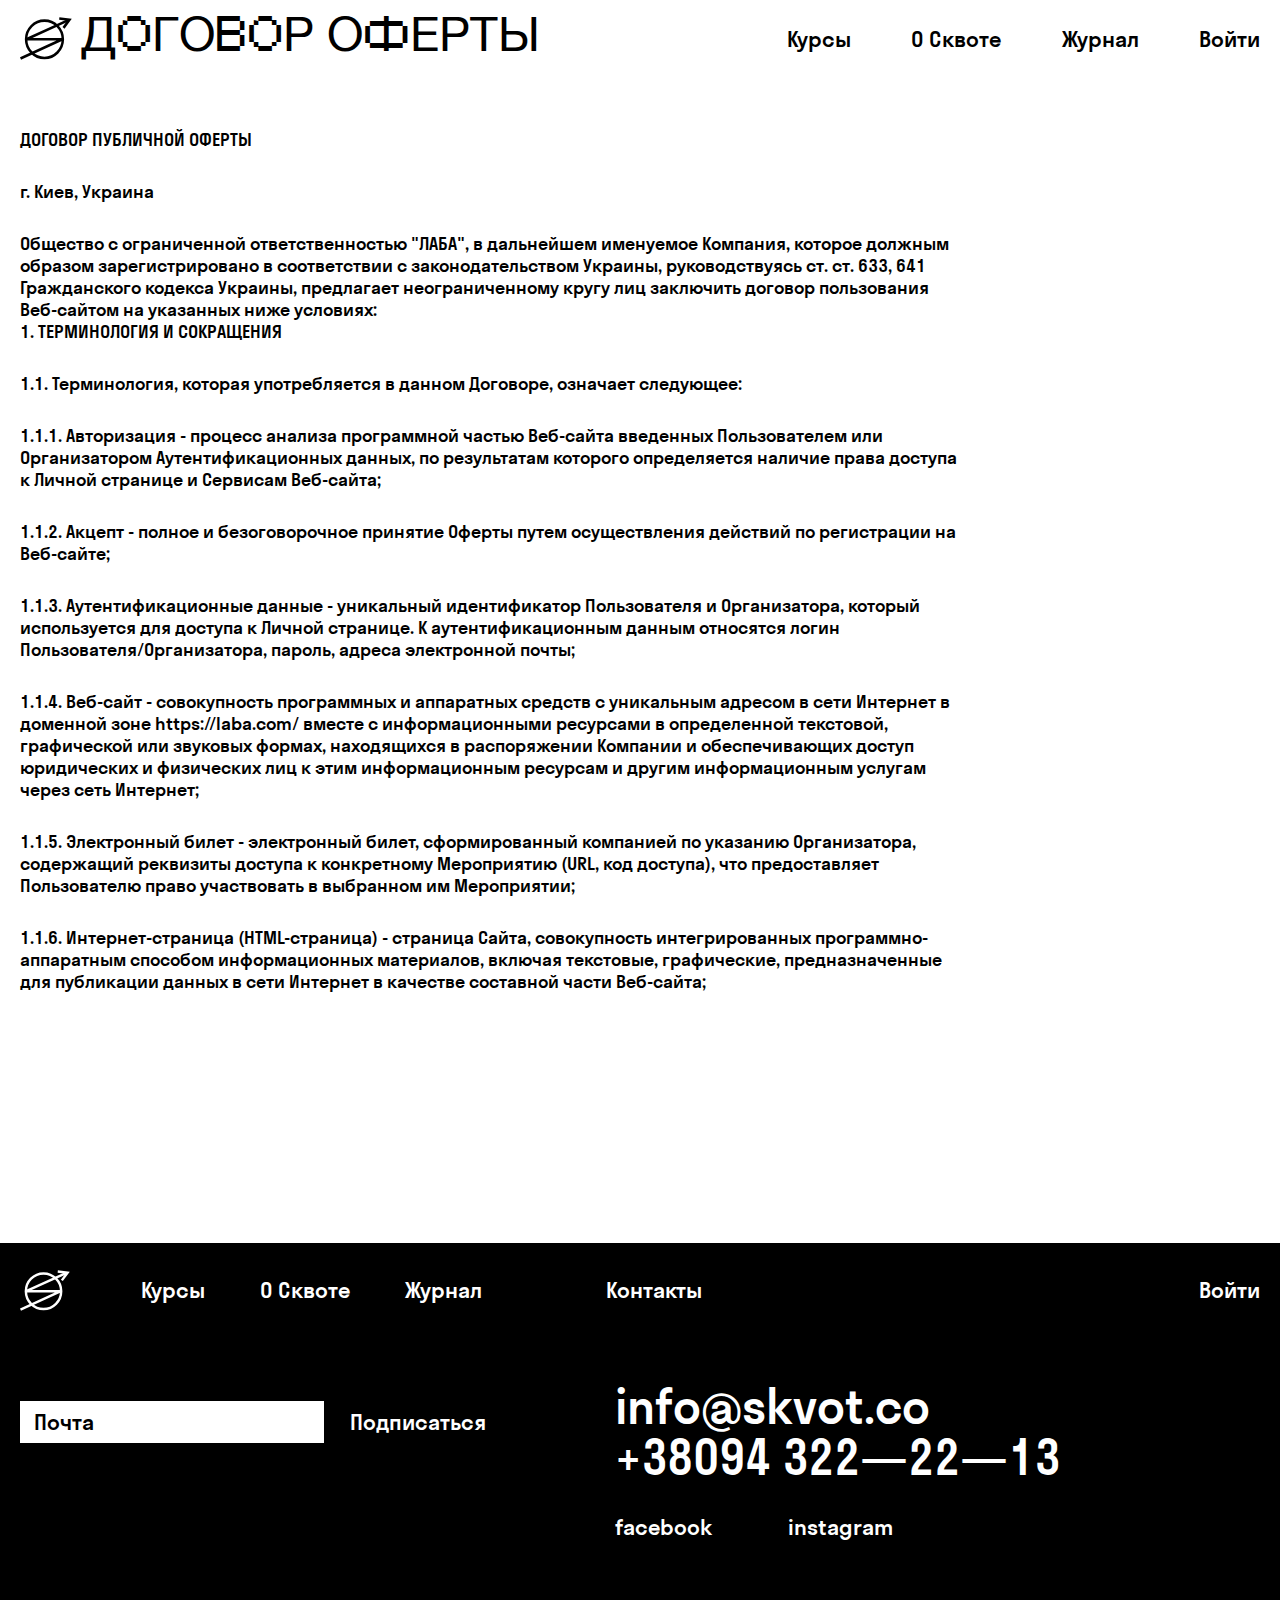
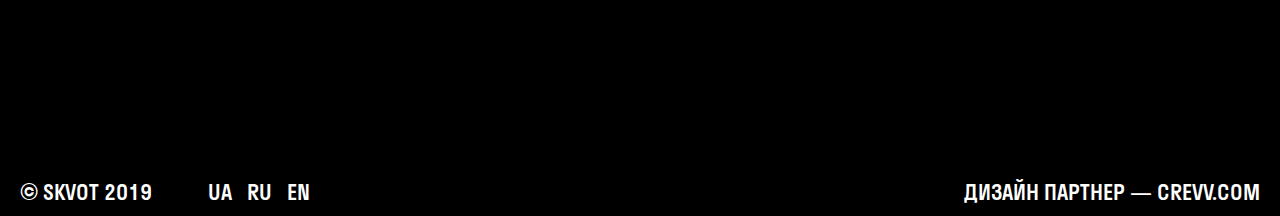
<file: oferta.html>
<!DOCTYPE html>
<html>

<head lang="ru">
    <meta charset="UTF-8">
    <meta name="viewport" content="width=device-width, maximum-scale=1, initial-scale=1">
    <title>SKVOT</title>
    <!--<link rel="shortcut icon" href="favicon.ico" type="image/x-icon">-->
    <link rel="stylesheet" href="css/all.css">
    <link rel="stylesheet" type="text/css" href="fonts/fonts.css">
    <link rel="stylesheet" type="text/css" href="css/style.css">
</head>

<body>

    <div class="oferta">

        <div class="container">
            <header>
                <div class="header-content inner-header header-curator">
                    <nav class="navbar navbar-expand-lg navbar-light bg-light">
                        <a href="" class="logo d-flex align-items-center">
                            <img src="image/logo/logo-soon.svg" alt="Logo">
                            <span class="logo-text">
                                Д<span class="font-neue">O</span>ГО<span class="font-neue">BO</span>Р О<span class="skvot-regular">Ф</span>ЕРТЫ
                            </span>
                        </a>
                        <button class="navbar-toggler c-hamburger c-hamburger--htx" type="button" data-toggle="collapse" data-target="#navbarSupportedContent" aria-controls="navbarSupportedContent" aria-expanded="false" aria-label="Toggle navigation">
                            <p class="icon-btn"></p>
                            <span class="navbar-toggler-icon"></span>
                        </button>
                        <div class="collapse navbar-collapse" id="navbarSupportedContent">
                            <ul class="navbar-nav nav-menu">
                                <li class="nav-item">
                                    <a class="nav-link" href="#">
                                        Курсы
                                        <span class="sr-only">(current)</span>
                                    </a>
                                </li>
                                <li class="nav-item">
                                    <a class="nav-link" href="#">
                                        О Cквоте
                                    </a>
                                </li>
                                <li class="nav-item">
                                    <a class="nav-link" href="#">
                                        Журнал
                                    </a>
                                </li>
                                <li class="nav-item hidden-desktop">
                                    <a class="nav-link" href="#">
                                        Контакты
                                    </a>
                                </li>
                                <li class="nav-item">
                                    <a class="nav-link" href="#">
                                        Войти
                                    </a>
                                </li>
                                <li class="nav-item hidden-desktop margin-t">
                                    <a class="nav-link" href="#">
                                        Facebook
                                    </a>
                                </li>
                                <li class="nav-item hidden-desktop">
                                    <a class="nav-link" href="#">
                                        Instagram
                                    </a>
                                </li>
                            </ul>
                            <ul class="list-unstyled hidden-desktop phone-contact">
                                <li class="nav-item">
                                    <a href="mailto:info@skvot.co" class="nav-link-hidden">info@skvot.co</a>
                                </li>
                                <li class="nav-item">
                                    <a href="tel:+380943222213" class="nav-link-hidden">+38094 322—22—13</a>
                                </li>
                            </ul>
                            <div class="hidden-desktop block-singup">
                                <form action="" method="post" class="d-flex align-items-center justify-content-between">
                                    <label class="header-input-wrap col-xs-7">
                                        <input type="email" class="header-input" placeholder="Почта">
                                    </label>
                                    <button type="submit" class="course-sing col-xs-4">Подписаться</button>
                                </form>
                            </div>
                            <div class="hidden-desktop header-lang">
                                <ul class="list-unstyled d-flex justify-content-between align-items-center">
                                    <li>
                                        <a href="" class="lang-link">
                                            UA
                                        </a>
                                    </li>
                                    <li>
                                        <a href="" class="lang-link">
                                            RU
                                        </a>
                                    </li>
                                    <li>
                                        <a href="" class="lang-link">
                                            EN
                                        </a>
                                    </li>
                                </ul>
                            </div>
                            <div class="hidden-desktop header-bot-info">
                                <div class="d-flex align-items-center justify-content-between">
                                    <div class="col-10">
                                        <div class="header-bot-text">© SKVOT 2019</div>
                                        <div class="header-bot-text">ДИЗАЙН ПАРТНЕР — CREVV.COM</div>
                                    </div>
                                    <a href="" class="logo">
                                        <img src="image/logo/logo.svg" alt="Logo">
                                    </a>
                                </div>
                            </div>
                        </div>
                    </nav>
                </div>
            </header>

            <div class="oferta-content">
                <h1 class="oferta-title">ДОГОВОР ПУБЛИЧНОЙ ОФЕРТЫ</h1>

                <div class="oferta-text">г. Киев, Украина</div>

                <div class="oferta-text">
                    Общество с ограниченной ответственностью "ЛАБА", в дальнейшем именуемое Компания, которое должным образом зарегистрировано в соответствии с законодательством Украины, руководствуясь ст. ст. 633, 641 Гражданского кодекса Украины,
                    предлагает неограниченному кругу лиц заключить договор пользования Веб-сайтом на указанных ниже условиях:
                </div>

                <div class="oferta-title">
                    1. ТЕРМИНОЛОГИЯ И СОКРАЩЕНИЯ
                </div>

                <div class="oferta-text">
                    1.1. Терминология, которая употребляется в данном Договоре, означает следующее:

                </div>
                <div class="oferta-text">
                    1.1.1. Авторизация - процесс анализа программной частью Веб-сайта введенных Пользователем или Организатором Аутентификационных данных, по результатам которого определяется наличие права доступа к Личной странице и Сервисам Веб-сайта;
                </div>

                <div class="oferta-text">
                    1.1.2. Акцепт - полное и безоговорочное принятие Оферты путем осуществления действий по регистрации на Веб-сайте;
                </div>

                <div class="oferta-text">
                    1.1.3. Аутентификационные данные - уникальный идентификатор Пользователя и Организатора, который используется для доступа к Личной странице. К аутентификационным данным относятся логин Пользователя/Организатора, пароль, адреса электронной почты;
                </div>

                <div class="oferta-text">
                    1.1.4. Веб-сайт - совокупность программных и аппаратных средств с уникальным адресом в сети Интернет в доменной зоне https://laba.com/ вместе с информационными ресурсами в определенной текстовой, графической или звуковых формах, находящихся в распоряжении Компании и обеспечивающих доступ юридических и физических лиц к этим информационным ресурсам и другим информационным услугам через сеть Интернет;
                </div>

                <div class="oferta-text">
                    1.1.5. Электронный билет - электронный билет, сформированный компанией по указанию Организатора, содержащий реквизиты доступа к конкретному Мероприятию (URL, код доступа), что предоставляет Пользователю право участвовать в выбранном им Мероприятии;
                </div>

                <div class="oferta-text">
                    1.1.6. Интернет-страница (HTML-страница) - страница Сайта, совокупность интегрированных программно-аппаратным способом информационных материалов, включая текстовые, графические, предназначенные для публикации данных в сети Интернет в качестве составной части Веб-сайта;
                </div>
            </div>
        </div>
    </div>

    <footer>
        <div class="container">
            <div class="footer-content">
                <div class="navbar-nav nav-menu">
                    <div class="nav-block nav-block-menu">
                        <div class="nav-block-menu-item">
                            <div class="nav-item nav-item-logo">
                                <a class="navbar-brand" href="/">
                                    <img src="image/logo/logo.svg" alt="logo">
                                </a>
                            </div>
                            <div class="nav-item">
                                <a class="nav-link" href="#">
                                    Курсы
                                    <span class="sr-only">(current)</span>
                                </a>
                            </div>
                            <div class="nav-item">
                                <a class="nav-link" href="#">
                                    О Cквоте
                                </a>
                            </div>
                            <div class="nav-item">
                                <a class="nav-link" href="#">
                                    Журнал
                                </a>
                            </div>
                        </div>
                        <div>
                            <div class="nav-item">
                                <a class="nav-link" href="#">
                                    Контакты
                                </a>
                            </div>
                        </div>
                    </div>
                    <div class="nav-block">
                        <div class="nav-item nav-item-login">
                            <a class="nav-link" href="#">
                                Войти
                            </a>
                        </div>
                        <div class="nav-item hidden-desktop">
                            <a class="nav-link" href="#">
                                Facebook
                            </a>
                        </div>
                        <div class="nav-item hidden-desktop">
                            <a class="nav-link" href="#">
                                Instagram
                            </a>
                        </div>
                    </div>
                </div>
                <div class="footer-middle">
                    <div class="display-flex block-singup">
                        <form action="" method="post" class="d-flex align-items-center justify-content-between">
                            <label class="header-input-wrap col-xs-7">
                                <input type="email" class="header-input" placeholder="Почта">
                            </label>
                            <button type="submit" class="course-start-btn col-xs-4">Подписаться</button>
                        </form>
                    </div>
                    <ul class="list-unstyled phone-contact">
                        <li class="nav-item">
                            <a href="mailto:info@skvot.co" class="nav-link-hidden">info@skvot.co</a>
                        </li>
                        <li class="nav-item">
                            <a href="tel:+380943222213" class="nav-link-hidden">+38094 322—22—13</a>
                        </li>
                        <li class="nav-item nav-social">
                            <a href="">facebook</a>
                            <a href="">instagram</a>
                        </li>
                    </ul>
                </div>
    
    
                <div class="footer-bottom display-flex">
                    <div class="footer-skvot">
                        © SKVOT 2019
                        <div class="footer-skvot-lang">
                            <span>UA</span>
                            <span>RU</span>
                            <span>EN</span>
                        </div>
                    </div>
                    <div class="footer-design">
                        Дизайн партнер — CREVV.COM
                        <div class="footer-design-logo mobile-hidden">
                            <img src="image/logo/logo.svg" alt="logo-footer">
                        </div>
                    </div>
                </div>
            </div>
        </div>
    </footer>


<script type="text/javascript" src="js/all.js"></script>

</body>
</html>
</file>
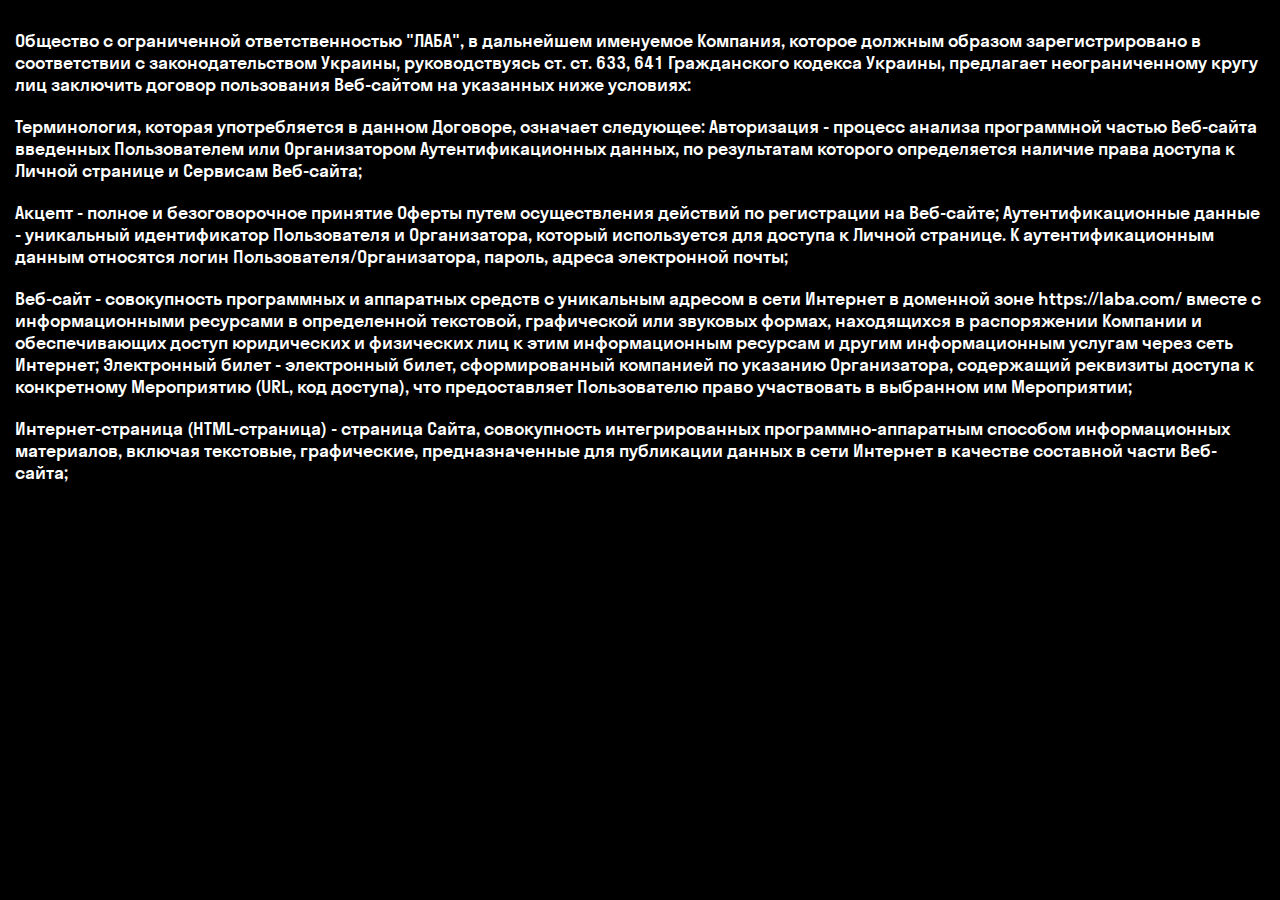
<file: politics.html>
<!DOCTYPE html>
<html>

<head lang="ru">
    <meta charset="UTF-8">
    <meta name="viewport" content="width=device-width, maximum-scale=1, initial-scale=1">
    <title>SKVOT</title>
    <link rel="stylesheet" type="text/css" href="fonts/fonts.css">
    <link rel="stylesheet" type="text/css" href="css/style.css">
</head>

<body>

<div id="wrapper" class="wrapper-politics" role="main">
    <div class="container">
        <div class="politics-content">
            <p>Общество с ограниченной ответственностью "ЛАБА", в дальнейшем именуемое Компания,
            которое должным образом зарегистрировано в соответствии с законодательством Украины,
            руководствуясь ст. ст. 633, 641 Гражданского кодекса Украины, предлагает неограниченному кругу лиц
                заключить договор пользования Веб-сайтом на указанных ниже условиях:</p>
            <p>Терминология, которая употребляется в данном Договоре, означает следующее:
            Авторизация - процесс анализа программной частью Веб-сайта введенных Пользователем или Организатором
            Аутентификационных данных, по результатам которого определяется наличие права доступа к Личной странице и
                Сервисам Веб-сайта;</p>
            <p>Акцепт - полное и безоговорочное принятие Оферты путем осуществления действий по регистрации на Веб-сайте;
            Аутентификационные данные - уникальный идентификатор Пользователя и Организатора, который используется для
            доступа к Личной странице. К аутентификационным данным относятся логин Пользователя/Организатора, пароль,
                адреса электронной почты;</p>
            <p>Веб-сайт - совокупность программных и аппаратных средств с уникальным адресом в сети Интернет в доменной
            зоне https://laba.com/ вместе с информационными ресурсами в определенной текстовой, графической или звуковых
            формах, находящихся в распоряжении Компании и обеспечивающих доступ юридических и физических лиц к этим
            информационным ресурсам и другим информационным услугам через сеть Интернет;
            Электронный билет - электронный билет, сформированный компанией по указанию Организатора, содержащий
            реквизиты доступа к конкретному Мероприятию (URL, код доступа), что предоставляет Пользователю право
                участвовать в выбранном им Мероприятии;</p>
            <p>Интернет-страница (HTML-страница) - страница Сайта, совокупность интегрированных программно-аппаратным
            способом информационных материалов, включая текстовые, графические, предназначенные для публикации данных
                в сети Интернет в качестве составной части Веб-сайта;</p>
        </div>
    </div>
</div>
</body>
</html>
</file>
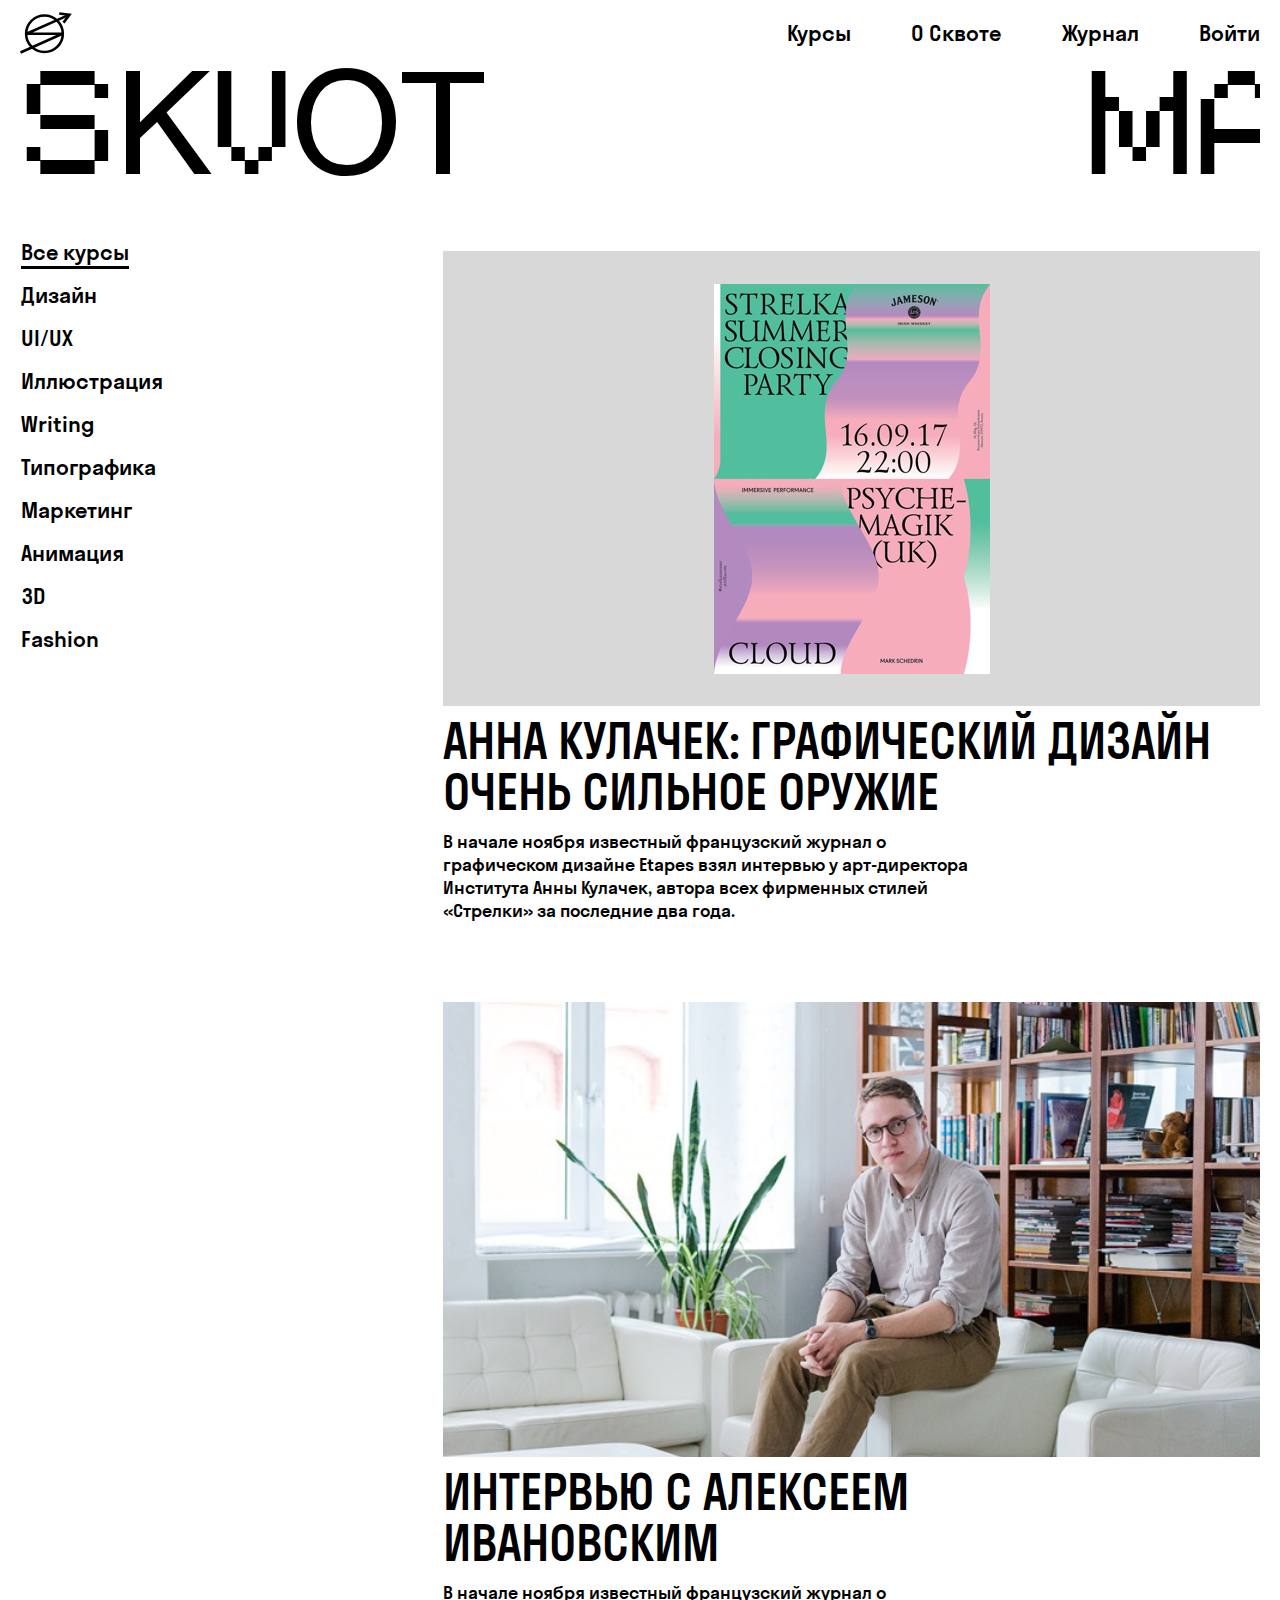
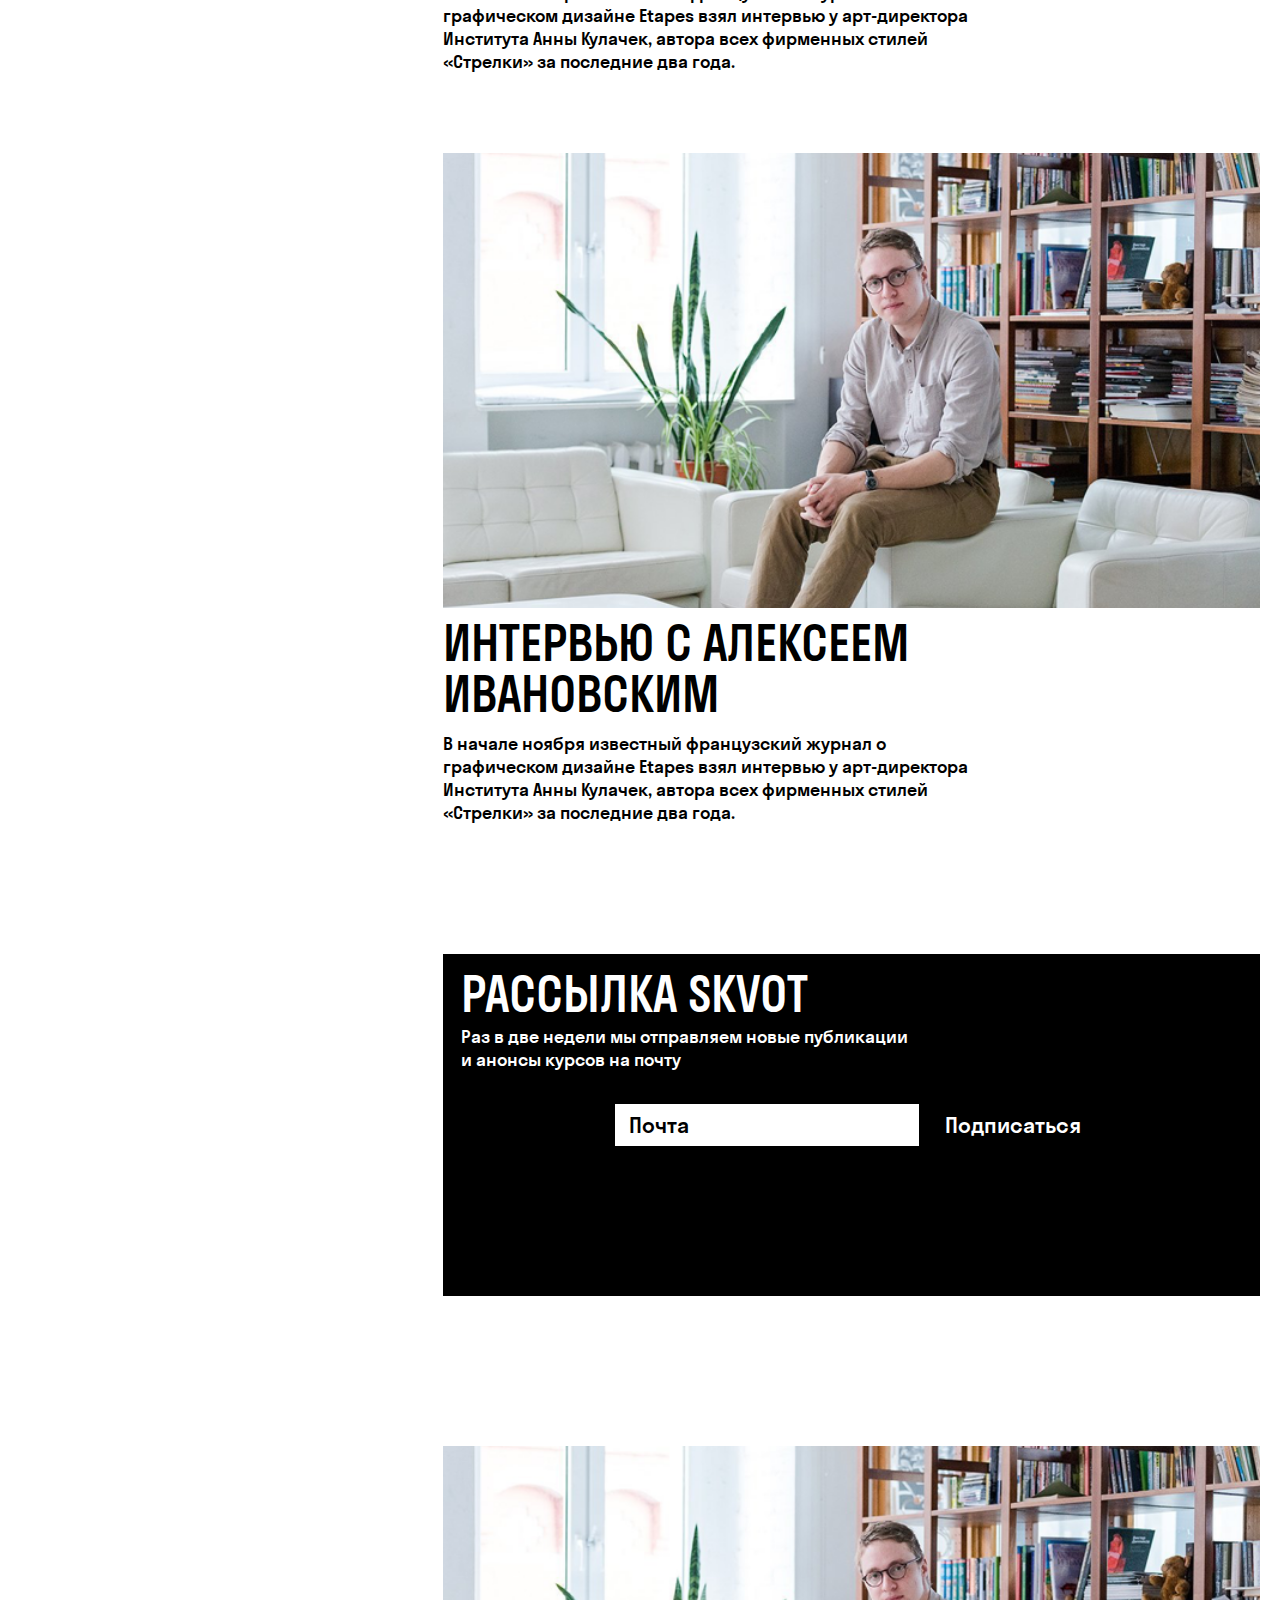
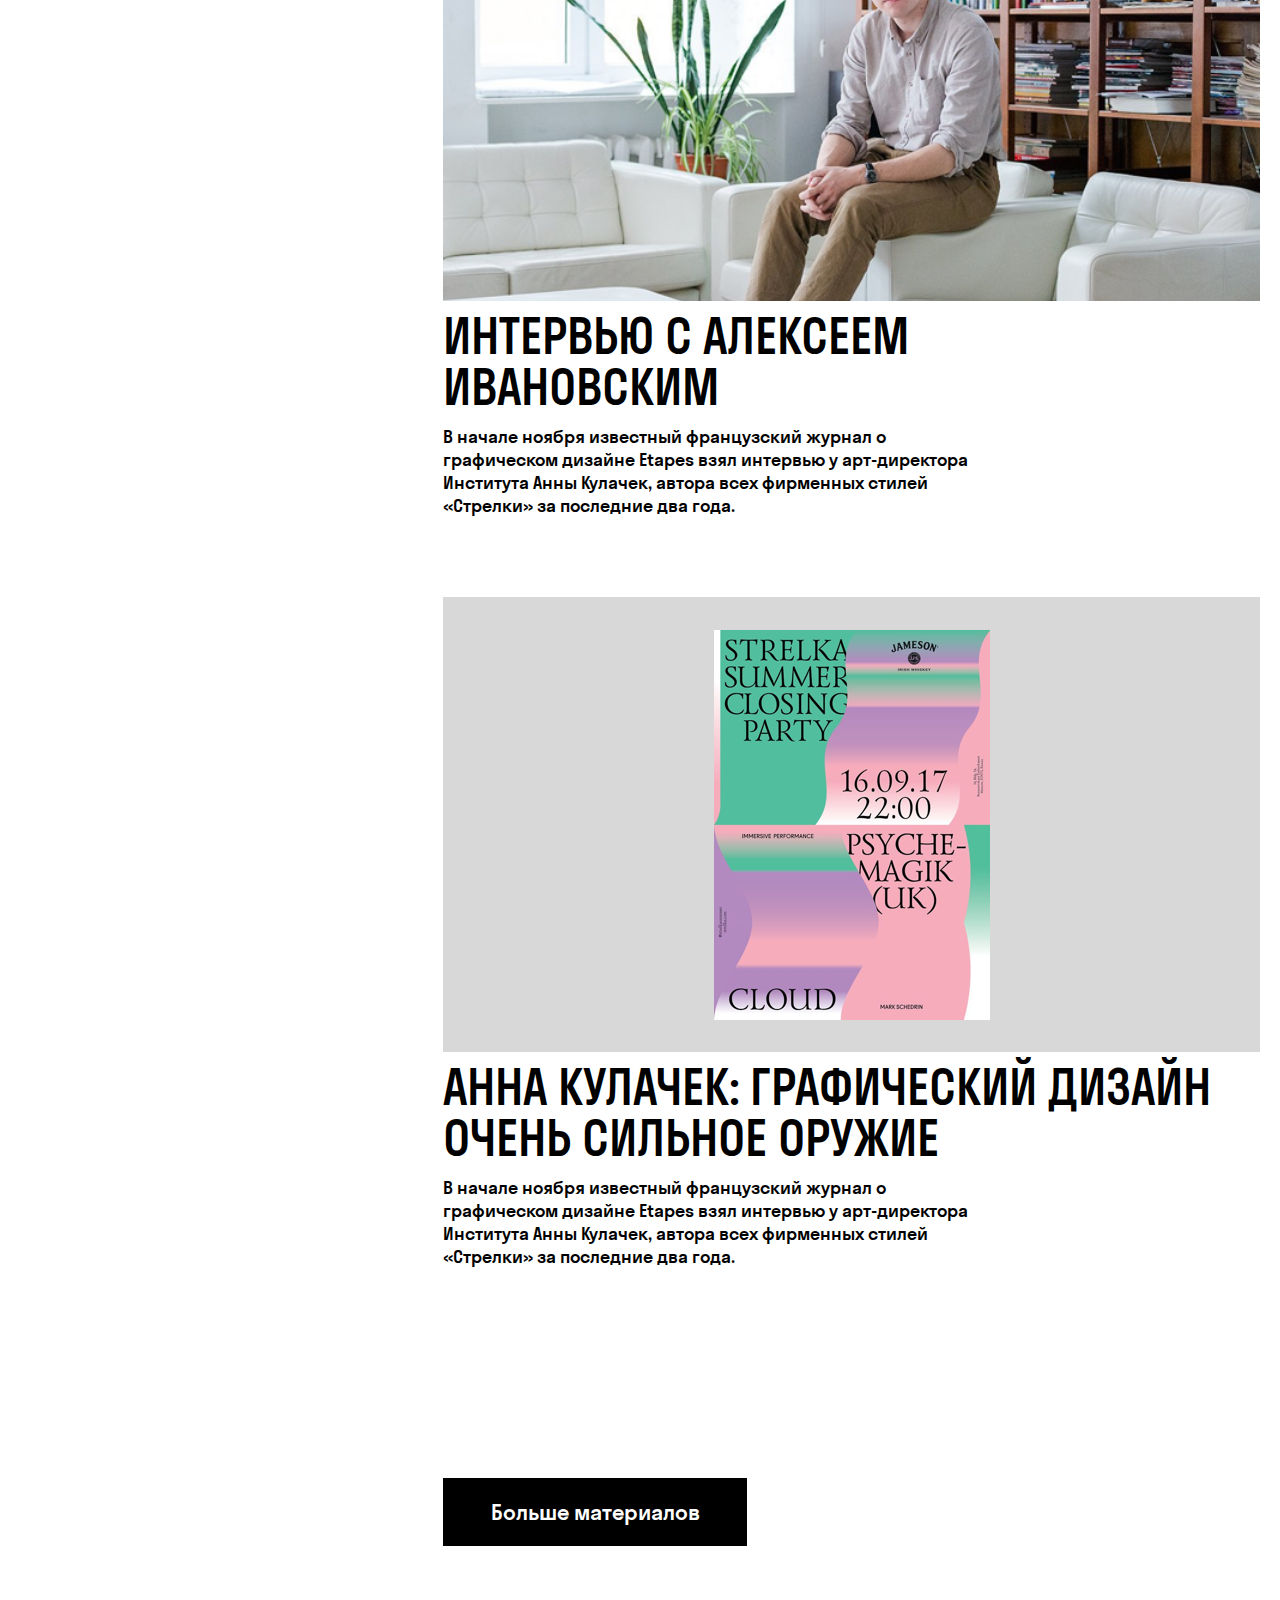
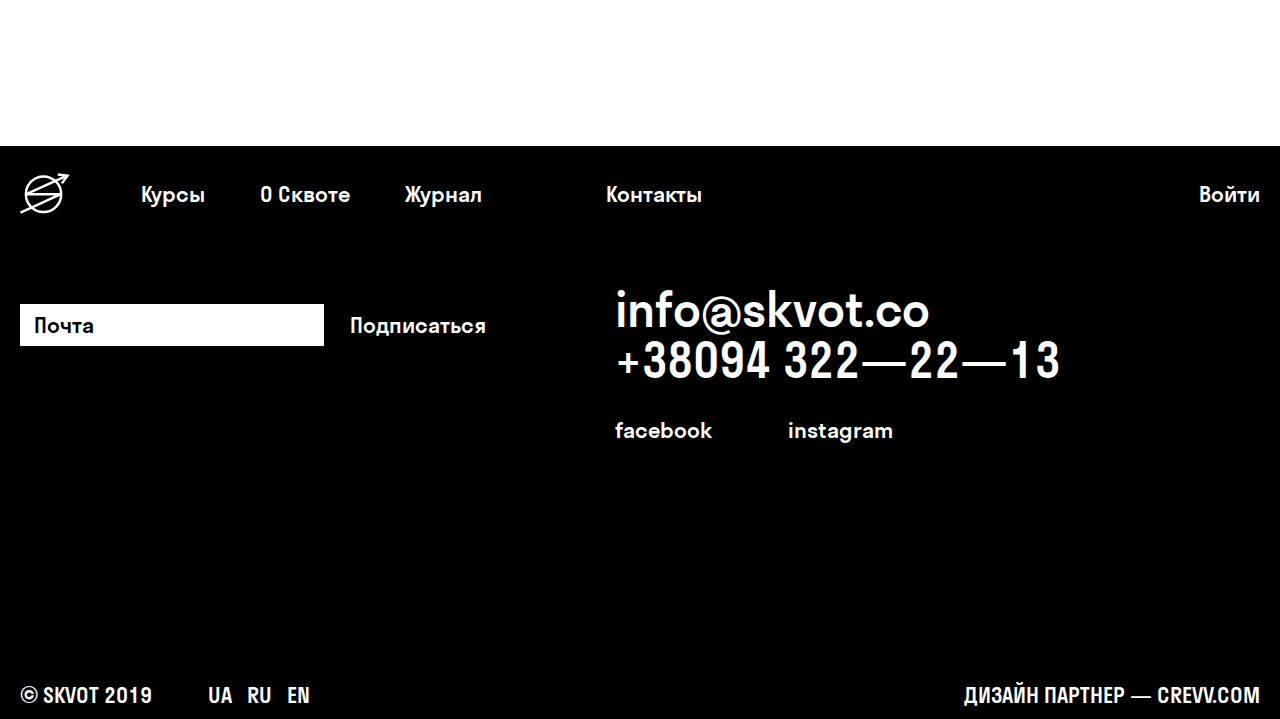
<file: skvotmag.html>
<!DOCTYPE html>
<html>

<head lang="ru">
    <meta charset="UTF-8">
    <meta name="viewport" content="width=device-width, maximum-scale=1, initial-scale=1">
    <title>SKVOT</title>
    <!--<link rel="shortcut icon" href="favicon.ico" type="image/x-icon">-->
    <link rel="stylesheet" href="css/all.css">
    <link rel="stylesheet" type="text/css" href="fonts/fonts.css">
    <link rel="stylesheet" type="text/css" href="css/style.css">
</head>

<body class="courses-wrap">

<div id="wrapper" class="wrapper-material" role="main">

    <div class="courses">
        <div class="container">
            <header>
                <div class="header-content inner-header">
                    <nav class="navbar navbar-expand-lg navbar-light bg-light">
                        <a href="" class="logo d-flex align-items-center">
                            <img src="image/logo/logo-soon.svg" alt="Logo">
                            <span class="hidden-mobile logo-text"><span class="font-neue">s</span>к<span class="font-neue">v</span>от</span>
                        </a>
                        <button class="navbar-toggler c-hamburger c-hamburger--htx" type="button" data-toggle="collapse" data-target="#navbarSupportedContent" aria-controls="navbarSupportedContent" aria-expanded="false" aria-label="Toggle navigation">
                            <p class="icon-btn"></p>
                            <span class="navbar-toggler-icon"></span>
                        </button>
                        <div class="collapse navbar-collapse" id="navbarSupportedContent">
                            <ul class="navbar-nav nav-menu">
                                <li class="nav-item">
                                    <a class="nav-link" href="#">
                                        Курсы
                                        <span class="sr-only">(current)</span>
                                    </a>
                                </li>
                                <li class="nav-item">
                                    <a class="nav-link" href="#">
                                        О Cквоте
                                    </a>
                                </li>
                                <li class="nav-item">
                                    <a class="nav-link" href="#">
                                        Журнал
                                    </a>
                                </li>
                                <li class="nav-item hidden-desktop">
                                    <a class="nav-link" href="#">
                                        Контакты
                                    </a>
                                </li>
                                <li class="nav-item">
                                    <a class="nav-link" href="#">
                                        Войти
                                    </a>
                                </li>
                                <li class="nav-item hidden-desktop margin-t">
                                    <a class="nav-link" href="#">
                                        Facebook
                                    </a>
                                </li>
                                <li class="nav-item hidden-desktop">
                                    <a class="nav-link" href="#">
                                        Instagram
                                    </a>
                                </li>
                            </ul>
                            <ul class="list-unstyled hidden-desktop phone-contact">
                                <li class="nav-item">
                                    <a href="mailto:info@skvot.co" class="nav-link-hidden">info@skvot.co</a>
                                </li>
                                <li class="nav-item">
                                    <a href="tel:+380943222213" class="nav-link-hidden">+38094 322—22—13</a>
                                </li>
                            </ul>
                            <div class="hidden-desktop block-singup">
                                <form action="" method="post" class="d-flex align-items-center justify-content-between">
                                    <label class="header-input-wrap col-xs-7">
                                        <input type="email" class="header-input" placeholder="Почта">
                                    </label>
                                    <button type="submit" class="course-sing col-xs-4">Подписаться</button>
                                </form>
                            </div>
                            <div class="hidden-desktop header-lang">
                                <ul class="list-unstyled d-flex justify-content-between align-items-center">
                                    <li>
                                        <a href="" class="lang-link">
                                            UA
                                        </a>
                                    </li>
                                    <li>
                                        <a href="" class="lang-link">
                                            RU
                                        </a>
                                    </li>
                                    <li>
                                        <a href="" class="lang-link">
                                            EN
                                        </a>
                                    </li>
                                </ul>
                            </div>
                            <div class="hidden-desktop header-bot-info">
                                <div class="d-flex align-items-center justify-content-between">
                                    <div class="col-10">
                                        <div class="header-bot-text">© SKVOT 2019</div>
                                        <div class="header-bot-text">ДИЗАЙН ПАРТНЕР — CREVV.COM</div>
                                    </div>
                                    <a href="" class="logo">
                                        <img src="image/logo/logo.svg" alt="Logo">
                                    </a>
                                </div>
                            </div>
                        </div>
                    </nav>
                </div>
            </header>
            <div class="skvot-material-content skvotmag">
                <div class="animation-title-wrap">
                    <div class="hidden-desktop">
                        <div class="materials-title display-flex">
                            <h2 class="block-title"><span class="font-neue">S</span>k<span class="font-neue">v</span>ot</h2>
                            <h2 class="block-title"><span class="font-neue">Mag</span></h2>
                        </div>
                    </div>
                    <div class="hidden-mobile-title marquee">
                        <span class="materials-title block-title f-an">
                            <span class="font-neue">S</span>k<span class="font-neue">v</span>ot &nbsp;&nbsp;&nbsp;&nbsp;&nbsp;&nbsp;&nbsp;&nbsp;&nbsp;&nbsp;&nbsp;&nbsp;&nbsp;
                            <span class="font-neue">Mag</span>
                        </span>
                        <span class="materials-title block-title s-an">
                            <span class="font-neue">S</span>k<span class="font-neue">v</span>ot &nbsp;&nbsp;&nbsp;&nbsp;&nbsp;&nbsp;&nbsp;&nbsp;&nbsp;&nbsp;&nbsp;&nbsp;&nbsp;
                            <span class="font-neue">Mag</span>
                        </span>
                        <!--<div class="materials-title display-flex">
                            <h2 class="block-title">
                                <span class="font-neue">S</span>k<span class="font-neue">v</span>ot
                            </h2>
                            <h2 class="block-title">
                                <span class="font-neue">Mag</span>
                            </h2>
                        </div>-->
                    </div>
                </div>
                <div class="row d-flex align-items-start justify-content-between">
                    <div class="nav flex-column nav-pills col-lg-4 col-md-3 col-sm-12 col-xs-12" id="v-pills-tab" role="tablist" aria-orientation="vertical">
                        <a class="nav-link active" id="v-pills-all-tab" data-toggle="pill" href="#v-pills-all" role="tab" aria-controls="v-pills-all" aria-selected="true"><span>Все курсы</span></a>
                        <a class="nav-link" id="v-pills-design-tab" data-toggle="pill" href="#v-pills-design" role="tab" aria-controls="v-pills-design" aria-selected="false"><span>Дизайн</span></a>
                        <a class="nav-link" id="v-pills-ui-tab" data-toggle="pill" href="#v-pills-ui" role="tab" aria-controls="v-pills-ui" aria-selected="false"><span>UI/UX</span></a>
                        <a class="nav-link" id="v-pills-illustration-tab" data-toggle="pill" href="#v-pills-illustration" role="tab" aria-controls="v-pills-illustration" aria-selected="false"><span>Иллюстрация</span></a>
                        <a class="nav-link" id="v-pills-writing-tab" data-toggle="pill" href="#v-pills-writing" role="tab" aria-controls="v-pills-writing" aria-selected="false"><span>Writing</span></a>
                        <a class="nav-link" id="v-pills-typography-tab" data-toggle="pill" href="#v-pills-typography" role="tab" aria-controls="v-pills-typography" aria-selected="false"><span>Типографика</span></a>
                        <a class="nav-link" id="v-pills-marketing-tab" data-toggle="pill" href="#v-pills-marketing" role="tab" aria-controls="v-pills-marketing" aria-selected="false"><span>Маркетинг</span></a>
                        <a class="nav-link" id="v-pills-animation-tab" data-toggle="pill" href="#v-pills-animation" role="tab" aria-controls="v-pills-animation" aria-selected="false"><span>Анимация</span></a>
                        <a class="nav-link" id="v-pills-3d-tab" data-toggle="pill" href="#v-pills-3d" role="tab" aria-controls="v-pills-3d" aria-selected="false"><span>3D</span></a>
                        <a class="nav-link" id="v-pills-fashion-tab" data-toggle="pill" href="#v-pills-fashion" role="tab" aria-controls="v-pills-fashion" aria-selected="false"><span>Fashion</span></a>
                    </div>
                    <div class="tab-content col-rev col-lg-8 col-md-9 col-xs-12" id="v-pills-tabContent">
                        <div class="tab-pane fade show active" id="v-pills-all" role="tabpanel" aria-labelledby="v-pills-all-tab">
                            <div class="next-materials">
                                <div class="materials">
                                    <a href="" class="card">
                                        <div class="card-photo">
                                            <img class="photo-graphic" src="image/content/materials-photo-2.png" alt="card-photo">
                                        </div>
                                        <div class="card-body">
                                            <div class="card-title">АННА КУЛАЧЕК: ГРАФИЧЕСКИЙ
                                                ДИЗАЙН ОЧЕНЬ СИЛЬНОЕ ОРУЖИЕ</div>
                                            <p>В начале ноября известный французский журнал о
                                                графическом дизайне Etapes взял интервью у арт-директора
                                                Института Анны Кулачек, автора всех фирменных стилей
                                                «Стрелки» за последние два года.</p>
                                        </div>
                                    </a>
                                    <a href="" class="card">
                                        <div class="card-photo">
                                            <img src="image/content/material-photo-1.png" alt="card-photo">
                                        </div>
                                        <div class="card-body">
                                            <div class="card-title">ИНТЕРВЬЮ С АЛЕКСЕЕМ <br>
                                                ИВАНОВСКИМ</div>
                                            <p>В начале ноября известный французский журнал о
                                                графическом дизайне Etapes взял интервью у арт-директора
                                                Института Анны Кулачек, автора всех фирменных стилей
                                                «Стрелки» за последние два года.</p>
                                        </div>
                                    </a>
                                    <a href="" class="card">
                                        <div class="card-photo">
                                            <img src="image/content/material-photo-1.png" alt="card-photo">
                                        </div>
                                        <div class="card-body">
                                            <div class="card-title">ИНТЕРВЬЮ С АЛЕКСЕЕМ <br>
                                                ИВАНОВСКИМ</div>
                                            <p>В начале ноября известный французский журнал о
                                                графическом дизайне Etapes взял интервью у арт-директора
                                                Института Анны Кулачек, автора всех фирменных стилей
                                                «Стрелки» за последние два года.</p>
                                        </div>
                                    </a>
                                    <div class="mailing-skvot">
                                        <div class="mailing-skvot-title">
                                            РАССЫЛКА SKVOT
                                        </div>
                                        <p>Раз в две недели мы отправляем новые публикации
                                            и анонсы курсов на почту</p>
                                        <div class="display-flex block-singup">
                                            <form action="" method="post" class="d-flex align-items-center justify-content-between">
                                                <label class="header-input-wrap col-xs-7">
                                                    <input type="email" class="header-input" placeholder="Почта">
                                                </label>
                                                <button type="submit" class="course-start-btn col-xs-4">Подписаться</button>
                                            </form>
                                        </div>
                                    </div>
                                    <a href="" class="card">
                                        <div class="card-photo">
                                            <img src="image/content/material-photo-1.png" alt="card-photo">
                                        </div>
                                        <div class="card-body">
                                            <div class="card-title">ИНТЕРВЬЮ С АЛЕКСЕЕМ <br>
                                                ИВАНОВСКИМ</div>
                                            <p>В начале ноября известный французский журнал о
                                                графическом дизайне Etapes взял интервью у арт-директора
                                                Института Анны Кулачек, автора всех фирменных стилей
                                                «Стрелки» за последние два года.</p>
                                        </div>
                                    </a>
                                    <a href="" class="card">
                                        <div class="card-photo">
                                            <img class="photo-graphic" src="image/content/materials-photo-2.png" alt="card-photo">
                                        </div>
                                        <div class="card-body">
                                            <div class="card-title">АННА КУЛАЧЕК: ГРАФИЧЕСКИЙ
                                                ДИЗАЙН ОЧЕНЬ СИЛЬНОЕ ОРУЖИЕ</div>
                                            <p>В начале ноября известный французский журнал о
                                                графическом дизайне Etapes взял интервью у арт-директора
                                                Института Анны Кулачек, автора всех фирменных стилей
                                                «Стрелки» за последние два года.</p>
                                        </div>
                                    </a>
                                </div>
                                <button type="button" class="materials-more">Больше материалов</button>
                            </div>
                        </div>
                        <div class="tab-pane fade" id="v-pills-design" role="tabpanel" aria-labelledby="v-pills-design-tab"><div class="next-materials">
                            <div class="next-materials">
                                <div class="materials">
                                    <a href="" class="card">
                                        <div class="card-photo">
                                            <img class="photo-graphic" src="image/content/materials-photo-2.png" alt="card-photo">
                                        </div>
                                        <div class="card-body">
                                            <div class="card-title">АННА КУЛАЧЕК: ГРАФИЧЕСКИЙ
                                                ДИЗАЙН ОЧЕНЬ СИЛЬНОЕ ОРУЖИЕ</div>
                                            <p>В начале ноября известный французский журнал о
                                                графическом дизайне Etapes взял интервью у арт-директора
                                                Института Анны Кулачек, автора всех фирменных стилей
                                                «Стрелки» за последние два года.</p>
                                        </div>
                                    </a>
                                    <a href="" class="card">
                                        <div class="card-photo">
                                            <img src="image/content/material-photo-1.png" alt="card-photo">
                                        </div>
                                        <div class="card-body">
                                            <div class="card-title">ИНТЕРВЬЮ С АЛЕКСЕЕМ <br>
                                                ИВАНОВСКИМ</div>
                                            <p>В начале ноября известный французский журнал о
                                                графическом дизайне Etapes взял интервью у арт-директора
                                                Института Анны Кулачек, автора всех фирменных стилей
                                                «Стрелки» за последние два года.</p>
                                        </div>
                                    </a>
                                </div>
                                <button type="button" class="materials-more">Больше материалов</button>
                            </div>
                        </div>
                        </div>
                        <div class="tab-pane fade" id="v-pills-ui" role="tabpanel" aria-labelledby="v-pills-ui-tab">
                            <div class="next-materials">
                                <div class="materials">
                                    <a href="" class="card">
                                        <div class="card-photo">
                                            <img class="photo-graphic" src="image/content/materials-photo-2.png" alt="card-photo">
                                        </div>
                                        <div class="card-body">
                                            <div class="card-title">АННА КУЛАЧЕК: ГРАФИЧЕСКИЙ
                                                ДИЗАЙН ОЧЕНЬ СИЛЬНОЕ ОРУЖИЕ</div>
                                            <p>В начале ноября известный французский журнал о
                                                графическом дизайне Etapes взял интервью у арт-директора
                                                Института Анны Кулачек, автора всех фирменных стилей
                                                «Стрелки» за последние два года.</p>
                                        </div>
                                    </a>
                                </div>
                            </div>
                        </div>
                        <div class="tab-pane fade" id="v-pills-illustration" role="tabpanel" aria-labelledby="v-pills-illustration-tab">
                            <div class="next-materials">
                                <div class="materials">
                                    <a href="" class="card">
                                        <div class="card-photo">
                                            <img src="image/content/material-photo-1.png" alt="card-photo">
                                        </div>
                                        <div class="card-body">
                                            <div class="card-title">ИНТЕРВЬЮ С АЛЕКСЕЕМ <br>
                                                ИВАНОВСКИМ</div>
                                            <p>В начале ноября известный французский журнал о
                                                графическом дизайне Etapes взял интервью у арт-директора
                                                Института Анны Кулачек, автора всех фирменных стилей
                                                «Стрелки» за последние два года.</p>
                                        </div>
                                    </a>
                                    <a href="" class="card">
                                        <div class="card-photo">
                                            <img class="photo-graphic" src="image/content/materials-photo-2.png" alt="card-photo">
                                        </div>
                                        <div class="card-body">
                                            <div class="card-title">АННА КУЛАЧЕК: ГРАФИЧЕСКИЙ
                                                ДИЗАЙН ОЧЕНЬ СИЛЬНОЕ ОРУЖИЕ</div>
                                            <p>В начале ноября известный французский журнал о
                                                графическом дизайне Etapes взял интервью у арт-директора
                                                Института Анны Кулачек, автора всех фирменных стилей
                                                «Стрелки» за последние два года.</p>
                                        </div>
                                    </a>
                                </div>
                                <button type="button" class="materials-more">Больше материалов</button>
                            </div>
                        </div>
                        <div class="tab-pane fade" id="v-pills-writing" role="tabpanel" aria-labelledby="v-pills-writing-tab">
                            <div class="next-materials">
                                <div class="materials">
                                    <a href="" class="card">
                                        <div class="card-photo">
                                            <img src="image/content/material-photo-1.png" alt="card-photo">
                                        </div>
                                        <div class="card-body">
                                            <div class="card-title">ИНТЕРВЬЮ С АЛЕКСЕЕМ <br>
                                                ИВАНОВСКИМ</div>
                                            <p>В начале ноября известный французский журнал о
                                                графическом дизайне Etapes взял интервью у арт-директора
                                                Института Анны Кулачек, автора всех фирменных стилей
                                                «Стрелки» за последние два года.</p>
                                        </div>
                                    </a>
                                </div>
                            </div>
                        </div>
                        <div class="tab-pane fade" id="v-pills-typography" role="tabpanel" aria-labelledby="v-pills-typography-tab">
                            <div class="next-materials">
                                <div class="materials">
                                    <a href="" class="card">
                                        <div class="card-photo">
                                            <img class="photo-graphic" src="image/content/materials-photo-2.png" alt="card-photo">
                                        </div>
                                        <div class="card-body">
                                            <div class="card-title">АННА КУЛАЧЕК: ГРАФИЧЕСКИЙ
                                                ДИЗАЙН ОЧЕНЬ СИЛЬНОЕ ОРУЖИЕ</div>
                                            <p>В начале ноября известный французский журнал о
                                                графическом дизайне Etapes взял интервью у арт-директора
                                                Института Анны Кулачек, автора всех фирменных стилей
                                                «Стрелки» за последние два года.</p>
                                        </div>
                                    </a>
                                </div>
                            </div>
                        </div>
                        <div class="tab-pane fade" id="v-pills-marketing" role="tabpanel" aria-labelledby="v-pills-marketing-tab">
                            <div class="next-materials">
                                <div class="materials">
                                    <a href="" class="card">
                                        <div class="card-photo">
                                            <img src="image/content/material-photo-1.png" alt="card-photo">
                                        </div>
                                        <div class="card-body">
                                            <div class="card-title">ИНТЕРВЬЮ С АЛЕКСЕЕМ <br>
                                                ИВАНОВСКИМ</div>
                                            <p>В начале ноября известный французский журнал о
                                                графическом дизайне Etapes взял интервью у арт-директора
                                                Института Анны Кулачек, автора всех фирменных стилей
                                                «Стрелки» за последние два года.</p>
                                        </div>
                                    </a>
                                </div>
                            </div>
                        </div>
                        <div class="tab-pane fade" id="v-pills-animation" role="tabpanel" aria-labelledby="v-pills-animation-tab">
                            <div class="next-materials">
                                <div class="materials">
                                    <a href="" class="card">
                                        <div class="card-photo">
                                            <img class="photo-graphic" src="image/content/materials-photo-2.png" alt="card-photo">
                                        </div>
                                        <div class="card-body">
                                            <div class="card-title">АННА КУЛАЧЕК: ГРАФИЧЕСКИЙ
                                                ДИЗАЙН ОЧЕНЬ СИЛЬНОЕ ОРУЖИЕ</div>
                                            <p>В начале ноября известный французский журнал о
                                                графическом дизайне Etapes взял интервью у арт-директора
                                                Института Анны Кулачек, автора всех фирменных стилей
                                                «Стрелки» за последние два года.</p>
                                        </div>
                                    </a>
                                </div>
                            </div>
                        </div>
                        <div class="tab-pane fade" id="v-pills-3d" role="tabpanel" aria-labelledby="v-pills-3d-tab">
                            <div class="next-materials">
                                <div class="materials">
                                    <a href="" class="card">
                                        <div class="card-photo">
                                            <img src="image/content/material-photo-1.png" alt="card-photo">
                                        </div>
                                        <div class="card-body">
                                            <div class="card-title">ИНТЕРВЬЮ С АЛЕКСЕЕМ <br>
                                                ИВАНОВСКИМ</div>
                                            <p>В начале ноября известный французский журнал о
                                                графическом дизайне Etapes взял интервью у арт-директора
                                                Института Анны Кулачек, автора всех фирменных стилей
                                                «Стрелки» за последние два года.</p>
                                        </div>
                                    </a>
                                </div>
                            </div>
                        </div>
                        <div class="tab-pane fade" id="v-pills-fashion" role="tabpanel" aria-labelledby="v-pills-fashion-tab">
                            <div class="next-materials">
                                <div class="materials">
                                    <a href="" class="card">
                                        <div class="card-photo">
                                            <img class="photo-graphic" src="image/content/materials-photo-2.png" alt="card-photo">
                                        </div>
                                        <div class="card-body">
                                            <div class="card-title">АННА КУЛАЧЕК: ГРАФИЧЕСКИЙ
                                                ДИЗАЙН ОЧЕНЬ СИЛЬНОЕ ОРУЖИЕ</div>
                                            <p>В начале ноября известный французский журнал о
                                                графическом дизайне Etapes взял интервью у арт-директора
                                                Института Анны Кулачек, автора всех фирменных стилей
                                                «Стрелки» за последние два года.</p>
                                        </div>
                                    </a>
                                </div>
                            </div>
                        </div>
                    </div>
                </div>
            </div>
        </div>
    </div>

</div>

<footer>
    <div class="container">
        <div class="footer-content">
            <div class="navbar-nav nav-menu">
                <div class="nav-block nav-block-menu">
                    <div class="nav-block-menu-item">
                        <div class="nav-item nav-item-logo">
                            <a class="navbar-brand" href="/">
                                <img src="image/logo/logo.svg" alt="logo">
                            </a>
                        </div>
                        <div class="nav-item">
                            <a class="nav-link" href="#">
                                Курсы
                                <span class="sr-only">(current)</span>
                            </a>
                        </div>
                        <div class="nav-item">
                            <a class="nav-link" href="#">
                                О Cквоте
                            </a>
                        </div>
                        <div class="nav-item">
                            <a class="nav-link" href="#">
                                Журнал
                            </a>
                        </div>
                    </div>
                    <div>
                        <div class="nav-item">
                            <a class="nav-link" href="#">
                                Контакты
                            </a>
                        </div>
                    </div>
                </div>
                <div class="nav-block">
                    <div class="nav-item nav-item-login">
                        <a class="nav-link" href="#">
                            Войти
                        </a>
                    </div>
                    <div class="nav-item hidden-desktop">
                        <a class="nav-link" href="#">
                            Facebook
                        </a>
                    </div>
                    <div class="nav-item hidden-desktop">
                        <a class="nav-link" href="#">
                            Instagram
                        </a>
                    </div>
                </div>
            </div>
            <div class="footer-middle">
                <div class="display-flex block-singup">
                    <form action="" method="post" class="d-flex align-items-center justify-content-between">
                        <label class="header-input-wrap col-xs-7">
                            <input type="email" class="header-input" placeholder="Почта">
                        </label>
                        <button type="submit" class="course-start-btn col-xs-4">Подписаться</button>
                    </form>
                </div>
                <ul class="list-unstyled phone-contact">
                    <li class="nav-item">
                        <a href="mailto:info@skvot.co" class="nav-link-hidden">info@skvot.co</a>
                    </li>
                    <li class="nav-item">
                        <a href="tel:+380943222213" class="nav-link-hidden">+38094 322—22—13</a>
                    </li>
                    <li class="nav-item nav-social">
                        <a href="">facebook</a>
                        <a href="">instagram</a>
                    </li>
                </ul>
            </div>


            <div class="footer-bottom display-flex">
                <div class="footer-skvot">
                    © SKVOT 2019
                    <div class="footer-skvot-lang">
                        <span>UA</span>
                        <span>RU</span>
                        <span>EN</span>
                    </div>
                </div>
                <div class="footer-design">
                    Дизайн партнер — CREVV.COM
                    <div class="footer-design-logo mobile-hidden">
                        <img src="image/logo/logo.svg" alt="logo-footer">
                    </div>
                </div>
            </div>
        </div>
    </div>
</footer>


<script type="text/javascript" src="js/all.js"></script>

</body>
</html>
</file>
<file: fonts/fonts.css>
@font-face {
    font-family: 'neue_pixel_sansregular';
    src: url('../fonts/neuepixelgrotesk_regular-webfont.eot');
    src: url('../fonts/neuepixelgrotesk_regular-webfont.eot?#iefix') format('embedded-opentype'),
    url('../fonts/neuepixelgrotesk_regular-webfont.woff') format('woff'),
    url('../fonts/neuepixelgrotesk_regular-webfont.ttf') format('truetype'),
    url('../fonts/neuepixelgrotesk_regular-webfont.svg#neue_pixel_sansregular') format('svg');
    font-weight: normal;
    font-style: normal;
}

@font-face {
    font-family: 'stratos-medium';
    src: url('../fonts/subset-StratosWeb-Medium.eot');
    src: url('../fonts/subset-StratosWeb-Medium.eot?#iefix') format('embedded-opentype'),
    url('../fonts/subset-StratosWeb-Medium.woff') format('woff'),
    url('../fonts/subset-StratosWeb-Medium.ttf')  format('truetype'),
    url('../fonts/subset-StratosWeb-Medium.svg#stratos-medium') format('svg');
    font-weight: normal;
    font-style: normal;
}


@font-face {
    font-family: 'helveticaregular';
    src: url('subset-HelveticaNeueLTStd-Roman.eot');
    src: url('subset-HelveticaNeueLTStd-Roman.eot?#iefix') format('embedded-opentype'),
    url('subset-HelveticaNeueLTStd-Roman.woff') format('woff'),
    url('subset-HelveticaNeueLTStd-Roman.ttf') format('truetype'),
    url('subset-HelveticaNeueLTStd-Roman.svg#helveticaregular') format('svg');
    font-weight: normal;
    font-style: normal;

}

@font-face {
    font-family: 'helveticaregular-start';
    src: url('hinted-subset-HelveticaNeueLTW1G-Roman.eot');
    src: url('hinted-subset-HelveticaNeueLTW1G-Roman.eot?#iefix') format('embedded-opentype'),
    url('hinted-subset-HelveticaNeueLTW1G-Roman.woff') format('woff'),
    url('hinted-subset-HelveticaNeueLTW1G-Roman.ttf') format('truetype'),
    url('hinted-subset-HelveticaNeueLTW1G-Roman.svg#helveticaregular') format('svg');
    font-weight: normal;
    font-style: normal;

}

@font-face {
    font-family: 'skvotregular';
    src: url('../fonts/skvot-regular-webfont.eot');
    src: url('../fonts/skvot-regular-webfont.eot?#iefix') format('embedded-opentype'),
    url('../fonts/skvot-regular-webfont.woff') format('woff'),
    url('../fonts/skvot-regular-webfont.ttf') format('truetype'),
    url('../fonts/skvot-regular-webfont.svg#skvotregular') format('svg');
    font-weight: normal;
    font-style: normal;

}

/*
@font-face {
    font-family: 'helveticaregular-start';
    src: url('helvetica-webfont.eot');
    src: url('helvetica-webfont.eot?#iefix') format('embedded-opentype'),
    url('helvetica-webfont.woff') format('woff'),
    url('helvetica-webfont.ttf') format('truetype'),
    url('helvetica-webfont.svg#helveticaregular') format('svg');
    font-weight: normal;
    font-style: normal;

}*/


/*

@font-face {
    font-family: 'neue_pixel_sansregular';
    src: url('../fonts/neuepixelsans-webfont.eot');
    src: url('../fonts/neuepixelsans-webfont.eot?#iefix') format('embedded-opentype'),
    url('../fonts/neuepixelsans-webfont.woff') format('woff'),
    url('../fonts/neuepixelsans-webfont.ttf') format('truetype'),
    url('../fonts/neuepixelsans-webfont.svg#neue_pixel_sansregular') format('svg');
    font-weight: normal;
    font-style: normal;
}

@font-face {
    font-family: 'stratos-medium';
    src: url('../fonts/Stratos-Medium.eot');
    src: url('../fonts/Stratos-Medium.eot?#iefix') format('embedded-opentype'),
    url('../fonts/Stratos-Medium.woff') format('woff'),
    url('../fonts/Stratos-Medium.ttf')  format('truetype'),
    url('../fonts/Stratos-Medium.svg#stratos-medium') format('svg');
    font-weight: normal;
    font-style: normal;
}

*/
</file>
